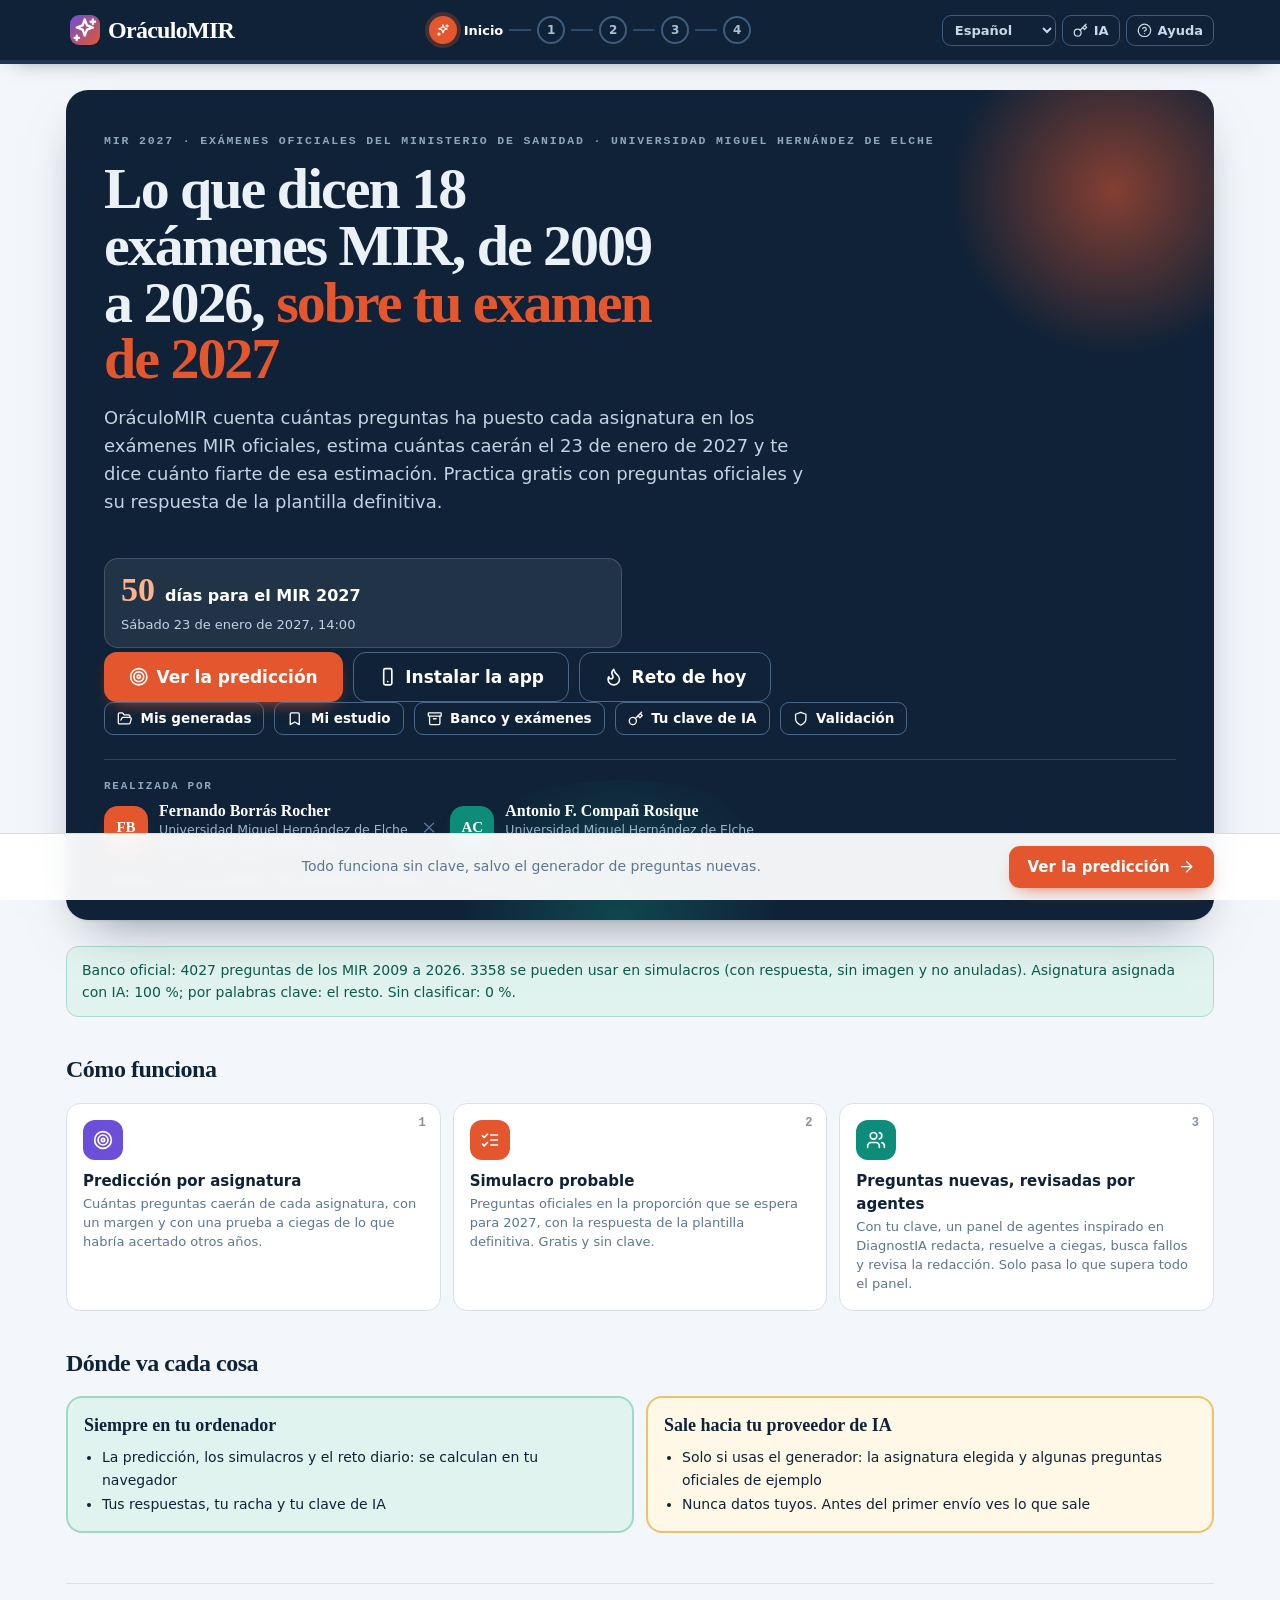
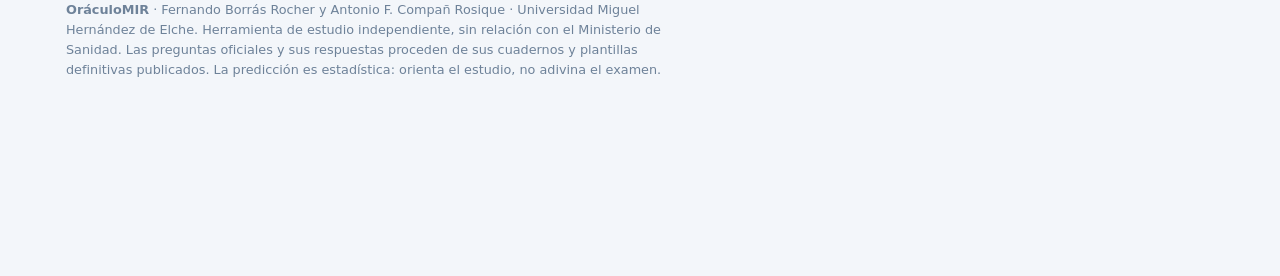
<file: index.html>
<!DOCTYPE html>
<html lang="es"><head><meta charset="utf-8"><meta name="viewport" content="width=device-width,initial-scale=1"><meta name="theme-color" content="#0F2237">
<meta http-equiv="Content-Security-Policy" content="default-src 'none'; script-src 'unsafe-inline'; style-src 'unsafe-inline' https://fonts.googleapis.com; font-src https://fonts.gstatic.com; img-src data: blob: 'self'; media-src blob: data:; connect-src https://api.openai.com https://generativelanguage.googleapis.com https://api.anthropic.com 'self'; manifest-src 'self'; worker-src 'self'; base-uri 'none'; form-action 'none'">
<meta name="author" content="Fernando Borrás Rocher; Antonio F. Compañ Rosique">
<meta name="description" content="Qué asignaturas caerán en el MIR 2027, con simulacros de preguntas oficiales">
<title>OráculoMIR · Qué asignaturas caerán en el MIR 2027, con simulacros de preguntas oficiales</title><link rel="preconnect" href="https://fonts.googleapis.com">
<link rel="preconnect" href="https://fonts.gstatic.com" crossorigin>
<link href="https://fonts.googleapis.com/css2?family=Bricolage+Grotesque:opsz,wght@12..96,500;12..96,700;12..96,800&family=Instrument+Sans:ital,wght@0,400;0,500;0,600;0,700;1,400&family=JetBrains+Mono:wght@400;600&display=swap" rel="stylesheet">
<link rel="manifest" href="manifest.webmanifest"><link rel="apple-touch-icon" href="icons/icon-192.png"><meta name="apple-mobile-web-app-capable" content="yes">
<style>
:root{
  --tinta:#0F2237; --acero:#2E4B6B; --acero-claro:#7C93AC; --gris:#5D7691;
  --papel:#F3F6FA; --blanco:#FFFFFF; --linea:#D8E0E9; --linea-2:#E8EEF4;
  --brasa:#E4572E; --brasa-osc:#C9441F; --brasa-suave:#FDEBE4;
  --forjado:#0E7C6B; --forjado-suave:#E0F3EE; --aviso:#8A3617;
  --c-ctx:#1F6FB2; --c-comp:#6B4FD8; --c-rda:#0E8C7A; --c-tema:#C98200; --c-eval:#E4572E; --c-final:#2E4B6B;
  --sombra:0 1px 0 rgba(15,34,55,.05), 0 14px 34px -22px rgba(15,34,55,.45);
  --sombra-alta:0 2px 0 rgba(15,34,55,.04), 0 22px 50px -24px rgba(15,34,55,.55);
  --r:14px;
  --display:"Bricolage Grotesque",Georgia,serif;
  --texto:"Instrument Sans",system-ui,-apple-system,"Segoe UI",sans-serif;
  --mono:"JetBrains Mono",ui-monospace,monospace;
}
*{box-sizing:border-box}
html,body{margin:0;padding:0}
body{background:var(--papel);color:var(--tinta);font-family:var(--texto);font-size:16px;line-height:1.55;-webkit-font-smoothing:antialiased;padding-bottom:84px}
a{color:var(--acero)}
:focus-visible{outline:3px solid var(--brasa);outline-offset:2px;border-radius:6px}
.hidden{display:none!important}
svg.i{width:1.15em;height:1.15em;vertical-align:-.2em;fill:none;stroke:currentColor;stroke-width:2;stroke-linecap:round;stroke-linejoin:round;flex:none}
code{font-family:var(--mono);font-size:.85em;background:var(--linea-2);padding:1px 5px;border-radius:5px}

/* Barra superior */
.topbar{position:sticky;top:0;z-index:40;background:var(--tinta);color:#EAF1F7;box-shadow:0 6px 24px -14px rgba(0,0,0,.6)}
.tb-in{max-width:1180px;margin:0 auto;padding:10px 16px;display:flex;align-items:center;gap:14px}
.logo{background:none;border:0;color:#fff;font-family:var(--display);font-weight:800;font-size:24px;letter-spacing:-.03em;cursor:pointer;padding:2px 4px;display:flex;align-items:center;gap:8px}
.logo em{font-style:normal;color:var(--brasa)}
.logo .anv{width:30px;height:30px;border-radius:9px;background:var(--brasa);display:grid;place-items:center;color:#fff}
.stepper{flex:1;display:flex;align-items:center;justify-content:center;min-width:0}
.sdot{display:flex;align-items:center;gap:7px;background:none;border:0;color:#8FA7BE;font:600 13px var(--texto);padding:6px;cursor:pointer;border-radius:10px;white-space:nowrap}
.sdot:disabled{cursor:not-allowed;opacity:.45}
.sdot .n{width:28px;height:28px;border-radius:50%;display:grid;place-items:center;border:2px solid #3E5C7D;font-size:12px;color:#A9C0D4;transition:all .2s}
.sdot .n svg{width:14px;height:14px}
.sdot[data-state="done"] .n{background:var(--forjado);border-color:var(--forjado);color:#fff}
.sdot[data-state="now"]{color:#fff}
.sdot[data-state="now"] .n{background:var(--brasa);border-color:var(--brasa);color:#fff;box-shadow:0 0 0 4px rgba(228,87,46,.25)}
.sdot:not(:disabled):hover{background:rgba(255,255,255,.06)}
.sline{flex:0 1 26px;height:2px;background:#2F4A68;min-width:6px}
.sline.on{background:var(--forjado)}
.tb-tools{display:flex;gap:6px}
.tb-btn{background:transparent;border:1px solid #3E5C7D;color:#C9D8E6;border-radius:9px;padding:6px 10px;font:600 13px var(--texto);cursor:pointer;display:flex;align-items:center;gap:6px}
.tb-btn:hover{border-color:var(--brasa);color:#fff}
.progress{height:4px;background:#1E3550}
.progress span{display:block;height:100%;width:0;background:linear-gradient(90deg,var(--brasa),#F59E0B);transition:width .4s}
@media(max-width:960px){.sdot .lbl{display:none}.sdot[data-state="now"] .lbl{display:inline}}
@media(max-width:720px){
  .tb-in{flex-wrap:wrap;gap:8px}
  .stepper{order:3;flex-basis:100%;justify-content:space-between}
  .sdot[data-state="now"] .lbl{display:none}
  .tb-btn .lbl{display:none}
}

/* Pantallas */
main{max-width:1180px;margin:0 auto;padding:26px 16px 40px}
.screen{display:none}
.screen.on{display:block}
@media(prefers-reduced-motion:no-preference){.screen.on{animation:rise .35s cubic-bezier(.2,.7,.3,1) both}@keyframes rise{from{opacity:0;transform:translateY(10px)}to{opacity:1;transform:none}}}
.sh{display:flex;gap:18px;align-items:flex-start;margin:4px 0 22px}
.sh-ico{width:64px;height:64px;border-radius:18px;background:var(--c,var(--brasa));color:#fff;display:grid;place-items:center;flex:none;box-shadow:0 12px 24px -14px var(--c,var(--brasa))}
.sh-ico svg{width:32px;height:32px}
.sh-step{font:600 12px var(--mono);letter-spacing:.12em;text-transform:uppercase;color:var(--acero-claro);margin:4px 0}
.sh h2{font-family:var(--display);font-weight:800;font-size:clamp(26px,3.6vw,38px);letter-spacing:-.025em;line-height:1.05;margin:0 0 6px}
.sh-lede{margin:0;color:var(--gris);font-size:16.5px;max-width:70ch}
@media(max-width:600px){.sh-ico{width:48px;height:48px;border-radius:14px}.sh-ico svg{width:24px;height:24px}}

.card{background:var(--blanco);border:1px solid var(--linea);border-radius:var(--r);box-shadow:var(--sombra);padding:20px;margin-bottom:18px}
.card h3{font-family:var(--display);font-weight:700;font-size:19px;letter-spacing:-.01em;margin:0 0 4px;display:flex;align-items:center;gap:9px}
.card h3 .num{width:26px;height:26px;border-radius:8px;background:var(--tinta);color:#fff;font:700 13px var(--mono);display:grid;place-items:center}
.card .sub{margin:0 0 14px;color:var(--gris);font-size:14px}
.grid2{display:grid;grid-template-columns:1fr 1fr;gap:14px}
.cols{display:grid;grid-template-columns:minmax(0,1.45fr) minmax(0,1fr);gap:20px;align-items:start}
.sticky{position:sticky;top:96px}
@media(max-width:900px){.cols{grid-template-columns:1fr}.sticky{position:static}}
@media(max-width:640px){.grid2{grid-template-columns:1fr}}

label,.lab{display:block;font-size:13.5px;font-weight:600;margin:0 0 6px;color:var(--acero)}
label small,.lab small{font-weight:500;color:var(--acero-claro)}
input[type=text],input[type=password],input[type=number],textarea,select{width:100%;padding:11px 13px;border:1.5px solid var(--linea);border-radius:10px;font-family:var(--texto);font-size:15px;color:var(--tinta);background:#fff;transition:border-color .15s,box-shadow .15s}
input:focus,textarea:focus,select:focus{outline:none;border-color:var(--acero-claro);box-shadow:0 0 0 4px rgba(124,147,172,.18)}
input.bad{border-color:var(--brasa);box-shadow:0 0 0 4px rgba(228,87,46,.15)}
textarea{resize:vertical;min-height:96px;line-height:1.5}
input::placeholder,textarea::placeholder{color:#9DB0C2}
.field{margin-bottom:16px}
.help{font-size:12.8px;color:var(--gris);margin:6px 0 0}
.help b{color:var(--acero)}

button{font-family:var(--texto);cursor:pointer}
.btn{display:inline-flex;align-items:center;gap:8px;border-radius:11px;font-weight:600;font-size:15px;border:1.5px solid transparent;padding:11px 18px;transition:transform .08s,background .15s,border-color .15s;text-decoration:none;line-height:1.2}
.btn:active{transform:translateY(1px)}
.btn-primary{background:var(--brasa);color:#fff;box-shadow:0 8px 18px -10px var(--brasa)}
.btn-primary:hover{background:var(--brasa-osc)}
.btn-big{font-size:17px;padding:14px 24px;border-radius:13px}
.btn-dark{background:var(--tinta);color:#fff}
.btn-dark:hover{background:#1c3656}
.btn-ghost{background:#fff;border-color:var(--linea);color:var(--acero)}
.btn-ghost:hover{border-color:var(--acero-claro);background:#F7FAFC}
.btn-ok{background:var(--forjado);color:#fff}
.btn-ok:hover{background:#0b6457}
.btn-word{background:#2B579A;color:#fff}
.btn-word:hover{background:#1e3f7a}
.btn-sm{padding:7px 12px;font-size:13.5px;border-radius:9px}
.btn:disabled{opacity:.55;cursor:not-allowed}
.actions{display:flex;gap:10px;flex-wrap:wrap;align-items:center}

.chips{display:flex;gap:8px;flex-wrap:wrap}
.chip{background:#fff;border:1.5px solid var(--linea);border-radius:999px;padding:7px 13px;font-size:13.5px;color:var(--acero);cursor:pointer;display:inline-flex;align-items:center;gap:6px;line-height:1.25;text-align:left}
.chip:hover{border-color:var(--brasa);color:var(--brasa)}
.chip[aria-pressed="true"]{background:var(--tinta);border-color:var(--tinta);color:#fff}
.chip.mini-ex{font-size:12.5px;padding:4px 10px;border-style:dashed}
.seg{display:flex;flex-wrap:wrap;gap:6px}
.seg button{border:1.5px solid var(--linea);background:#fff;border-radius:9px;padding:7px 11px;font-size:13.5px;font-weight:600;color:var(--acero)}
.seg button:hover{border-color:var(--acero-claro)}
.seg button[aria-pressed="true"]{background:var(--tinta);border-color:var(--tinta);color:#fff}

.meto{display:grid;grid-template-columns:repeat(auto-fill,minmax(180px,1fr));gap:8px}
.meto button{text-align:left;background:#fff;border:1.5px solid var(--linea);border-radius:12px;padding:10px 12px;color:var(--tinta)}
.meto button b{display:block;font-size:14px}
.meto button span{display:block;font-size:12.3px;color:var(--gris);line-height:1.35;margin-top:2px}
.meto button:hover{border-color:var(--acero-claro)}
.meto button[aria-pressed="true"]{border-color:var(--tinta);box-shadow:0 0 0 2px var(--tinta);background:var(--papel)}

.tip{display:flex;gap:12px;background:#FFF8E6;border:1px solid #F3DDA0;border-radius:12px;padding:13px 15px;font-size:14px;color:#6B4E00;margin-bottom:18px}
.tip svg{width:22px;height:22px;color:#C98200;flex:none;margin-top:1px}
.tip strong{color:#523B00}
.aviso{background:var(--brasa-suave);border:1px solid #F3C7B5;border-radius:12px;padding:13px 15px;font-size:14px;color:var(--aviso);margin-bottom:16px}
.okbox{background:var(--forjado-suave);border:1px solid #A9DCCF;border-radius:12px;padding:13px 15px;font-size:14px;color:#0B5A4E;margin-bottom:16px;display:flex;gap:12px;align-items:center;flex-wrap:wrap}

/* Inicio */
.hero{background:var(--tinta);color:#EAF1F7;border-radius:22px;padding:40px 36px;position:relative;overflow:hidden;margin-bottom:26px;box-shadow:var(--sombra-alta)}
.hero::before{content:"";position:absolute;right:-80px;top:-80px;width:360px;height:360px;border-radius:50%;background:radial-gradient(circle,rgba(228,87,46,.55),transparent 65%)}
.hero::after{content:"";position:absolute;left:30%;bottom:-140px;width:420px;height:280px;border-radius:50%;background:radial-gradient(circle,rgba(14,140,122,.35),transparent 65%)}
.hero>*{position:relative;z-index:1}
@media(max-width:600px){.hero{padding:28px 20px;border-radius:18px}}
.eyebrow{font:600 11.5px var(--mono);letter-spacing:.16em;text-transform:uppercase;color:#8FA7BE;margin:0 0 14px}
.hero h1{font-family:var(--display);font-weight:800;font-size:clamp(34px,5.4vw,58px);line-height:.98;letter-spacing:-.035em;margin:0 0 16px;max-width:17ch}
.hero h1 em{font-style:normal;color:var(--brasa)}
.hero p.lede{max-width:62ch;font-size:18px;color:#C3D3E2;margin:0 0 24px}
.hero .actions .btn-ghost{background:transparent;color:#fff;border-color:#4A6787}
.hero .actions .btn-ghost:hover{border-color:#fff}
.draft{margin-top:18px;background:rgba(255,255,255,.07);border:1px solid rgba(255,255,255,.18);border-radius:12px;padding:12px 14px;display:flex;gap:12px;align-items:center;flex-wrap:wrap;font-size:14.5px}
.sec-title{font-family:var(--display);font-weight:800;font-size:24px;letter-spacing:-.02em;margin:34px 0 6px}
.sec-sub{color:var(--gris);margin:0 0 16px}
.journey{display:grid;grid-template-columns:repeat(4,1fr);gap:12px}
.jstop{background:#fff;border:1px solid var(--linea);border-radius:14px;padding:16px;position:relative}
.jstop .ji{width:40px;height:40px;border-radius:12px;display:grid;place-items:center;color:#fff;background:var(--c);margin-bottom:10px}
.jstop .ji svg{width:20px;height:20px}
.jstop b{display:block;font-size:15px;margin-bottom:2px}
.jstop span{display:block;font-size:13px;color:var(--gris);line-height:1.45}
.jstop .jn{position:absolute;top:12px;right:14px;font:700 12px var(--mono);color:var(--acero-claro)}
@media(max-width:900px){.journey{grid-template-columns:1fr 1fr}}
@media(max-width:480px){.journey{grid-template-columns:1fr}}

.parts{display:grid;grid-template-columns:repeat(auto-fill,minmax(250px,1fr));gap:10px}
.part{display:flex;gap:12px;align-items:flex-start;background:#fff;border:1px solid var(--linea);border-radius:12px;padding:12px 14px}
.part .pi{width:34px;height:34px;border-radius:10px;background:color-mix(in srgb,var(--c) 14%,#fff);color:var(--c);display:grid;place-items:center;flex:none}
.part b{display:block;font-size:14.5px}
.part span{display:block;font-size:12.8px;color:var(--gris);line-height:1.4}

.examples{display:grid;grid-template-columns:repeat(auto-fill,minmax(230px,1fr));gap:14px}
.excard{background:#fff;border:1px solid var(--linea);border-radius:16px;padding:16px;display:flex;flex-direction:column;gap:8px;box-shadow:var(--sombra);position:relative;overflow:hidden;text-align:left;font:inherit;color:inherit;cursor:pointer;transition:transform .15s,box-shadow .15s}
.excard:hover{transform:translateY(-3px);box-shadow:var(--sombra-alta)}
.excard::before{content:"";position:absolute;left:0;top:0;right:0;height:5px;background:var(--c)}
.excard .emo{font-size:32px;line-height:1}
.excard .area{font:700 11px var(--mono);letter-spacing:.1em;text-transform:uppercase;color:var(--acero-claro)}
.excard b{font-family:var(--display);font-size:18px;letter-spacing:-.01em;line-height:1.15}
.excard p{margin:0;font-size:13.5px;color:var(--gris);flex:1}
.badge{display:inline-flex;align-items:center;gap:5px;font-size:12px;font-weight:700;color:var(--c);background:color-mix(in srgb,var(--c) 12%,#fff);border-radius:999px;padding:3px 9px;align-self:flex-start}

/* Clave */
.keyrow{display:flex;gap:8px}
.keyrow input{flex:1;font-family:var(--mono);font-size:14px}
.eye{width:46px;flex:none;border:1.5px solid var(--linea);background:#fff;border-radius:10px;color:var(--acero);display:grid;place-items:center}
.light{display:flex;align-items:center;gap:10px;padding:12px 14px;border-radius:12px;background:var(--papel);margin-top:14px;font-size:14.5px;font-weight:600}
.light .bulbo{width:14px;height:14px;border-radius:50%;background:#B8C5D3;box-shadow:0 0 0 4px rgba(184,197,211,.3);flex:none}
.light[data-s="ok"] .bulbo{background:#16A34A;box-shadow:0 0 0 4px rgba(22,163,74,.22)}
.light[data-s="err"] .bulbo{background:var(--brasa);box-shadow:0 0 0 4px rgba(228,87,46,.22)}
.light[data-s="wait"] .bulbo{background:#F59E0B;box-shadow:0 0 0 4px rgba(245,158,11,.25)}
.olsteps{list-style:none;padding:0;margin:0;counter-reset:o;display:flex;flex-direction:column;gap:12px}
.olsteps li{counter-increment:o;display:flex;gap:12px;font-size:14.5px;align-items:flex-start}
.olsteps li::before{content:counter(o);width:28px;height:28px;border-radius:50%;background:var(--brasa-suave);color:var(--brasa);font:700 13px var(--mono);display:grid;place-items:center;flex:none}

/* Acordeones */
.acc{background:#fff;border:1px solid var(--linea);border-radius:var(--r);margin-bottom:12px;box-shadow:var(--sombra);overflow:hidden}
.acc>summary{list-style:none;cursor:pointer;padding:15px 18px;display:flex;align-items:center;gap:12px}
.acc>summary::-webkit-details-marker{display:none}
.acc>summary .ai{width:36px;height:36px;border-radius:10px;background:var(--papel);color:var(--acero);display:grid;place-items:center;flex:none}
.acc[open]>summary .ai{background:var(--tinta);color:#fff}
.acc>summary b{font-family:var(--display);font-size:17px;display:block}
.acc>summary small{display:block;color:var(--gris);font-size:13px}
.acc>summary .chev{margin-left:auto;transition:transform .2s;color:var(--acero-claro)}
.acc[open]>summary .chev{transform:rotate(180deg)}
.acc .inner{padding:4px 18px 18px;border-top:1px solid var(--linea-2)}
.acc .inner>*:first-child{margin-top:14px}
.prompt-ta{font-family:var(--mono);font-size:12.3px;min-height:130px;background:#FBFDFE}

/* Resumen lateral */
.sum h3{margin-bottom:10px}
.stats{display:grid;grid-template-columns:1fr 1fr;gap:8px;margin-bottom:14px}
.stat{background:var(--papel);border-radius:12px;padding:10px 12px}
.stat b{display:block;font:800 24px var(--display);letter-spacing:-.02em;line-height:1.1}
.stat span{font-size:12.3px;color:var(--gris)}
.checks{list-style:none;margin:0;padding:0;display:flex;flex-direction:column;gap:6px;font-size:14px}
.checks li{display:flex;gap:9px;align-items:center;color:var(--gris)}
.checks li .ck{width:20px;height:20px;border-radius:50%;border:2px solid var(--linea);display:grid;place-items:center;flex:none}
.checks li.on{color:var(--tinta)}
.checks li.on .ck{background:var(--forjado);border-color:var(--forjado);color:#fff}
.checks li .ck svg{width:12px;height:12px}
.docname{margin-top:14px;padding:11px 13px;border-radius:11px;background:var(--tinta);color:#C3D3E2;font-size:13.5px}
.docname b{color:#fff}

/* Generación */
.agents{display:flex;flex-direction:column;gap:10px}
.agent{background:#fff;border:1px solid var(--linea);border-radius:var(--r);box-shadow:var(--sombra);overflow:hidden;transition:border-color .2s}
.agent-h{display:flex;align-items:center;gap:14px;padding:14px 16px;cursor:pointer}
.agent .ai{width:42px;height:42px;border-radius:12px;background:color-mix(in srgb,var(--c) 14%,#fff);color:var(--c);display:grid;place-items:center;flex:none;transition:all .2s}
.agent .ai svg{width:20px;height:20px}
.agent-t{flex:1;min-width:0}
.agent-t b{display:block;font-family:var(--display);font-size:16.5px}
.agent-t span{display:block;font-size:13px;color:var(--gris)}
.pill{font-size:12.5px;font-weight:700;border-radius:999px;padding:4px 10px;background:var(--linea-2);color:var(--gris);white-space:nowrap}
.agent[data-s="run"]{border-color:#F59E0B}
.agent[data-s="run"] .ai{background:var(--c);color:#fff;animation:pulse 1s infinite alternate}
.agent[data-s="run"] .pill{background:#FFF1D6;color:#8A5A00}
.agent[data-s="ok"] .ai{background:var(--c);color:#fff}
.agent[data-s="ok"] .pill{background:var(--forjado-suave);color:var(--forjado)}
.agent[data-s="err"]{border-color:var(--brasa)}
.agent[data-s="err"] .pill{background:var(--brasa-suave);color:var(--brasa)}
.agent-b{display:none;padding:4px 18px 16px 72px;font-size:14px;border-top:1px solid var(--linea-2);background:#FBFDFE}
.agent.open .agent-b{display:block}
@media(max-width:600px){.agent-b{padding-left:18px}}
@keyframes pulse{from{transform:scale(1);box-shadow:0 0 0 0 rgba(228,87,46,.5)}to{transform:scale(1.06);box-shadow:0 0 0 10px rgba(228,87,46,0)}}
.forging{display:flex;align-items:center;gap:14px;padding:16px 18px;border-radius:14px;background:var(--tinta);color:#fff;margin-bottom:16px}
.forging .spark{width:44px;height:44px;border-radius:12px;background:var(--brasa);display:grid;place-items:center;flex:none;animation:pulse 1s infinite alternate}
.forging.done .spark{background:var(--forjado);animation:none}
.forging.err .spark{animation:none}
.forging b{font-family:var(--display);font-size:18px;display:block}
.forging span{font-size:14px;color:#C3D3E2}
.mini-list{margin:10px 0 0;padding:0;list-style:none}
.mini-list li{padding:5px 0;border-bottom:1px solid var(--linea-2)}
.mini-list li:last-child{border-bottom:0}
.code{display:inline-block;font:700 11px var(--mono);border-radius:5px;padding:1px 6px;margin-right:6px;background:var(--linea-2);color:var(--acero)}

/* Guía */
.res-head{display:flex;gap:14px;align-items:center;flex-wrap:wrap;margin-bottom:16px}
.res-head h2{font-family:var(--display);font-weight:800;font-size:clamp(24px,3vw,32px);letter-spacing:-.02em;margin:0;flex:1;min-width:240px;line-height:1.1}
.doc{background:#fff;border:1px solid var(--linea);border-radius:18px;box-shadow:var(--sombra-alta);padding:40px 44px;max-width:900px;margin:0 auto}
@media(max-width:700px){.doc{padding:22px 16px}}
.doc-h{border-bottom:3px solid var(--tinta);padding-bottom:18px;margin-bottom:26px}
.doc-kind{font:600 12px var(--mono);letter-spacing:.12em;text-transform:uppercase;color:var(--brasa);margin:0 0 6px}
.doc-h h1{font-family:var(--display);font-weight:800;font-size:clamp(26px,3.4vw,36px);letter-spacing:-.025em;line-height:1.05;margin:0 0 12px}
.meta{display:flex;flex-wrap:wrap;gap:6px}
.meta span{font-size:12.8px;font-weight:600;background:var(--papel);color:var(--acero);border-radius:999px;padding:4px 11px}
.dsec{margin-bottom:28px}
.dsec h2{font-family:var(--display);font-weight:700;font-size:20px;letter-spacing:-.01em;margin:0 0 10px;display:flex;align-items:center;gap:10px}
.dsec h2 .num{width:28px;height:28px;border-radius:8px;background:var(--tinta);color:#fff;font:700 13px var(--mono);display:grid;place-items:center;flex:none}
.dsec p{margin:0 0 10px;max-width:75ch}
.sublab{font-size:13px;font-weight:700;color:var(--acero-claro);margin:14px 0 6px}
.row{display:flex;gap:10px;padding:8px 0;border-bottom:1px solid var(--linea-2);font-size:14.5px;align-items:flex-start}
.row:last-child{border-bottom:0}
.row .code{margin-top:2px;flex:none}
.code.cg{background:#E6F0FA;color:var(--c-ctx)}
.code.ce{background:#EEEAFB;color:var(--c-comp)}
.code.bl{background:var(--forjado-suave);color:var(--forjado)}
.code.tm{background:var(--tinta);color:#fff}
.row .hrs{margin-left:auto;font-size:12.5px;color:var(--gris);white-space:nowrap}
.blk{font-weight:700;margin:16px 0 4px;display:flex;gap:8px;align-items:baseline}
.blk small{font-weight:500;color:var(--gris)}
.tbl-wrap{overflow-x:auto}
table.t{width:100%;border-collapse:collapse;font-size:14px}
table.t th{background:var(--tinta);color:#fff;text-align:left;padding:9px 11px;font-size:12.5px;font-weight:700}
table.t td{padding:9px 11px;border-bottom:1px solid var(--linea-2);vertical-align:top}
table.t tr:nth-child(even) td{background:#FAFCFE}
.peso{font-weight:800;color:var(--brasa);white-space:nowrap}
.note{margin-top:12px;padding:11px 14px;background:var(--papel);border-left:4px solid var(--forjado);border-radius:8px;font-size:14px}
.demo-flag{background:#FFF8E6;border:1px solid #F3DDA0;color:#6B4E00;border-radius:12px;padding:11px 15px;font-size:14px;margin:0 auto 16px;max-width:900px;display:flex;gap:10px;align-items:center;flex-wrap:wrap}
.demo-flag svg{color:#C98200}

/* Navegación inferior */
.bottomnav{position:fixed;left:0;right:0;bottom:0;z-index:35;background:rgba(255,255,255,.94);backdrop-filter:blur(10px);-webkit-backdrop-filter:blur(10px);border-top:1px solid var(--linea)}
.bn-in{max-width:1180px;margin:0 auto;padding:12px 16px;display:flex;align-items:center;gap:12px}
.bn-hint{flex:1;text-align:center;font-size:14px;color:var(--gris)}
.bn-hint b{color:var(--tinta)}
@media(max-width:600px){.bn-hint{display:none}.bn-in{justify-content:space-between}}

/* Modal */
.modal{position:fixed;inset:0;z-index:60;background:rgba(15,34,55,.55);display:none;align-items:flex-start;justify-content:center;padding:6vh 16px;overflow:auto}
.modal.on{display:flex}
.modal-box{background:#fff;border-radius:18px;max-width:760px;width:100%;box-shadow:var(--sombra-alta);overflow:hidden}
.modal-head{display:flex;align-items:center;gap:12px;padding:16px 20px;background:var(--tinta);color:#fff}
.modal-head h2{font-family:var(--display);font-size:22px;margin:0;flex:1}
.modal-head button{background:transparent;border:1px solid #4A6787;color:#fff;border-radius:9px;padding:6px 10px}
.modal-body{padding:18px 20px 22px}
.glos{display:grid;grid-template-columns:1fr 1fr;gap:10px}
@media(max-width:600px){.glos{grid-template-columns:1fr}}
.glos div{background:var(--papel);border-radius:12px;padding:12px 14px}
.glos b{display:block;font-family:var(--display);font-size:16px;margin-bottom:2px}
.glos span{font-size:13.8px;color:var(--acero)}
.hist{display:flex;align-items:center;gap:12px;padding:12px 14px;border:1px solid var(--linea);border-radius:12px;margin-bottom:8px}
.hist-t{flex:1;min-width:0;cursor:pointer}
.hist-t b{display:block;font-size:15px}
.hist-t span{font-size:12.8px;color:var(--gris)}
.hist:hover{border-color:var(--acero-claro)}
.iconbtn{width:34px;height:34px;border-radius:9px;border:1.5px solid var(--linea);background:#fff;color:var(--acero);display:grid;place-items:center;padding:0}
.iconbtn:hover{border-color:var(--brasa);color:var(--brasa)}
.empty{text-align:center;color:var(--gris);padding:30px 10px}

.toast{position:fixed;left:50%;bottom:96px;transform:translateX(-50%) translateY(20px);background:var(--tinta);color:#fff;padding:11px 18px;border-radius:12px;font-size:14.5px;font-weight:600;opacity:0;pointer-events:none;transition:all .25s;z-index:70;max-width:90vw;text-align:center;box-shadow:var(--sombra-alta)}
.toast.on{opacity:1;transform:translateX(-50%)}
footer{max-width:1180px;margin:0 auto;padding:0 16px 30px;font-size:13px;color:#6E8299}
footer hr{border:0;border-top:1px solid var(--linea);margin:0 0 14px}

@media print{
  body{background:#fff;padding:0}
  .topbar,.bottomnav,.res-head,.demo-flag,.okbox,footer,.toast,.modal{display:none!important}
  main{padding:0;max-width:none}
  .screen{display:none!important}
  
  .doc{box-shadow:none;border:0;padding:0;max-width:none}
  .dsec{break-inside:avoid-page}
  table.t th{-webkit-print-color-adjust:exact;print-color-adjust:exact}
}
/* ══ v2 ══ */
.grid3{display:grid;grid-template-columns:repeat(3,1fr);gap:12px}
@media(max-width:640px){.grid3{grid-template-columns:1fr}}
.feats{display:grid;grid-template-columns:repeat(4,1fr);gap:12px}
@media(max-width:960px){.feats{grid-template-columns:1fr 1fr}}
@media(max-width:520px){.feats{grid-template-columns:1fr}}
.feat{background:#fff;border:1px solid var(--linea);border-radius:14px;padding:16px;border-top:4px solid var(--c)}
.feat .pi{width:38px;height:38px;border-radius:11px;background:color-mix(in srgb,var(--c) 14%,#fff);color:var(--c);display:grid;place-items:center;margin-bottom:10px}
.feat b{display:block;font-family:var(--display);font-size:17px;margin-bottom:3px}
.feat span{display:block;font-size:13.5px;color:var(--gris);line-height:1.45}
.importbar{display:flex;gap:14px;align-items:center;flex-wrap:wrap;background:var(--tinta);color:#EAF1F7;border-radius:var(--r);padding:14px 16px;margin-bottom:18px}
.importbar .pi{width:40px;height:40px;border-radius:11px;background:var(--brasa);display:grid;place-items:center;flex:none}
.importbar b{display:block;font-size:15px}
.importbar span{display:block;font-size:13.3px;color:#A9C0D4}
.importbar .btn-dark{background:#fff;color:var(--tinta)}
.importbar .btn-dark:hover{background:#EAF1F7}
.inacc{border-top:1px solid var(--linea-2);margin-top:4px;padding-top:12px}
.inacc>summary{list-style:none;cursor:pointer;display:flex;align-items:center;gap:8px;font-size:14px;font-weight:600;color:var(--acero)}
.inacc>summary::-webkit-details-marker{display:none}
.inacc>summary .chev{margin-left:auto;transition:transform .2s;color:var(--acero-claro)}
.inacc[open]>summary .chev{transform:rotate(180deg)}
.rec{display:inline-block;font:700 11px var(--texto);background:var(--forjado-suave);color:var(--forjado);border-radius:999px;padding:2px 8px;vertical-align:2px;margin-left:4px}
.checkgrid{display:grid;grid-template-columns:1fr 1fr;gap:8px}
@media(max-width:560px){.checkgrid{grid-template-columns:1fr}}
.checkgrid label{display:flex;gap:9px;align-items:center;margin:0;padding:9px 11px;border-radius:10px;background:var(--papel);font-weight:500;color:var(--tinta);cursor:pointer;font-size:14px}
.checkgrid input{width:18px;height:18px;accent-color:var(--forjado);margin:0}
.checkgrid label:has(input:checked){background:var(--forjado-suave)}
.drop{display:flex;flex-direction:column;align-items:center;gap:4px;text-align:center;border:2px dashed var(--linea);border-radius:14px;padding:24px;cursor:pointer;color:var(--acero);margin:0;font-weight:500}
.drop svg{width:30px;height:30px;color:var(--brasa)}
.drop b{font-size:15px;color:var(--tinta)}
.drop span{font-size:13px;color:var(--gris)}
.drop.over,.drop:hover{border-color:var(--brasa);background:var(--brasa-suave)}



/* selector de idioma (65-i18n) */
.tb-lang{display:flex;align-items:center}.tb-sel{background:transparent;border:1px solid #3E5C7D;color:#C9D8E6;border-radius:9px;padding:6px 8px;font:600 13px var(--texto);cursor:pointer;max-width:120px}.tb-sel:hover{border-color:var(--brasa);color:#fff}.tb-sel:focus-visible{outline:2px solid var(--brasa);outline-offset:2px}.tb-sel option{color:#0F2237;background:#fff}
/* ══ Estilos propios de la app (se añaden a forja-base.css). Prefijo fa- para no chocar con clases de Forja ══ */
.logo .anv{background:linear-gradient(135deg,var(--brasa),#C98200)}
.hero{padding:44px 38px 30px}.hero h1{max-width:20ch}.fa-inicio{margin:14px 0 0;font-size:14px;color:#C3D3E2}.fa-inicio:empty{display:none}.fa-inicio b{color:#fff}
/* autores con ORCID */
.fa-autores{display:flex;gap:14px;align-items:center;flex-wrap:wrap;margin-top:24px;padding-top:20px;border-top:1px solid rgba(255,255,255,.14)}.fa-autores-cap{font:600 11px var(--mono);letter-spacing:.16em;text-transform:uppercase;color:#8FA7BE;width:100%;margin-bottom:-4px}
.fa-autor{display:flex;gap:11px;align-items:center}.fa-autor b{display:block;color:#fff;font:700 16px var(--display)}.fa-autor small{display:block;color:#9DB6CD;font-size:12.5px;max-width:34ch}.fa-av{width:44px;height:44px;border-radius:14px;background:var(--c);color:#fff;display:grid;place-items:center;font:800 15px var(--display);flex:none;box-shadow:0 10px 20px -12px var(--c)}.fa-x{font:300 26px var(--display);color:#5D7C9B}
.fa-orcid{display:block;margin-top:2px;font:600 11.5px var(--mono);letter-spacing:.02em;color:#7FD6C4!important;text-decoration:none}.fa-orcid:hover{text-decoration:underline}.fa-idea{width:100%;margin:2px 0 0;font-size:13px;color:#9DB6CD;max-width:72ch}
/* zonas «dónde va cada cosa» */
.zonas{display:grid;grid-template-columns:1fr 1fr;gap:12px}@media(max-width:760px){.zonas{grid-template-columns:1fr}}.zona{border-radius:16px;padding:14px 16px;border:2px solid}.zona.l{border-color:#9FD9C4;background:var(--forjado-suave)}.zona.n{border-color:#E9C46A;background:#FFF8E6}.zona h4{margin:0 0 6px;font-family:var(--display);font-size:18px}.zona ul{margin:0;padding-left:18px;font-size:14px;line-height:1.7}
.sec-title+.zonas,.sec-title+.journey{margin-top:14px}
/* formularios y utilidades */
.field input[type=text],.field input[type=number],.field select,.field textarea{width:100%;padding:10px 12px;border:1.5px solid var(--linea);border-radius:10px;font:15px var(--texto);background:#fff;color:var(--tinta)}.field textarea{line-height:1.55;resize:vertical}.field label{display:block;font:700 13px var(--texto);color:var(--acero);margin-bottom:5px}
.field input:focus,.field select:focus,.field textarea:focus{outline:none;border-color:var(--brasa);box-shadow:0 0 0 3px rgba(228,87,46,.18)}
.grid3{display:grid;grid-template-columns:repeat(3,1fr);gap:12px}.grid2{display:grid;grid-template-columns:1fr 1fr;gap:14px}@media(max-width:760px){.grid3,.grid2{grid-template-columns:1fr}}
.card .actions{margin-top:12px}.card h3{margin-top:0}.fa-chk{display:flex;gap:8px;align-items:center;font:500 14.5px var(--texto);cursor:pointer}
.fa-chip{display:inline-block;font:700 11.5px var(--texto);border-radius:999px;padding:3px 10px;background:var(--linea-2);color:var(--acero)}.fa-chip.ok{background:var(--forjado-suave);color:#0B5A4E}.fa-chip.aviso{background:#FFF1D6;color:#7A4B00}.fa-chip.error{background:var(--brasa-suave);color:var(--aviso)}
.fa-pre{white-space:pre-wrap;font:12.5px/1.5 var(--mono);background:#0B1C2E;color:#D6E4F0;border-radius:12px;padding:12px;max-height:300px;overflow:auto}
.spin{display:inline-block;width:14px;height:14px;border:2px solid var(--linea);border-top-color:var(--brasa);border-radius:50%;animation:fa-s .8s linear infinite;vertical-align:-2px}@keyframes fa-s{to{transform:rotate(360deg)}}
.fa-foot{max-width:1180px;margin:10px auto 0;padding:0 16px 110px}.fa-foot hr{border:0;border-top:1px solid var(--linea);margin:0 0 16px}.fa-foot p{margin:0;font-size:12.8px;color:#6E8299;max-width:76ch;line-height:1.55}
.glos div{display:block;margin-bottom:12px}.glos b{display:block}
table{border-collapse:collapse;width:100%;font-size:13.8px}th{background:var(--papel);color:var(--acero);font:700 11px var(--mono);letter-spacing:.07em;text-transform:uppercase;text-align:left}td,th{padding:10px 12px;border-bottom:1px solid var(--linea-2);vertical-align:top}.table-wrap{overflow-x:auto}
/* barra superior con muchos pasos: solo el actual lleva nombre (evita desbordes) */
.tb-in{gap:10px}.stepper{min-width:0;flex:1 1 auto;justify-content:center;gap:2px}.sdot:not([data-state="now"]) .lbl{display:none}.sdot{padding-left:4px;padding-right:4px}.sline{min-width:8px;flex:0 1 22px}.logo,.tb-tools{flex:none}
@media(max-width:900px){.tb-btn .lbl{display:none}}@media(max-width:720px){.hero{padding:28px 20px 24px}}
@media (prefers-reduced-motion:reduce){*{transition:none!important;animation:none!important}}
/* ══ OráculoMIR (prefijo om-) ══ */
.logo .anv{background:linear-gradient(135deg,#6B4FD8,var(--brasa))}
.om-cuenta{display:inline-flex;flex-wrap:wrap;align-items:baseline;gap:6px 10px;margin:18px 0 4px;padding:12px 16px;border-radius:14px;background:rgba(255,255,255,.08);border:1px solid rgba(255,255,255,.16);color:#fff}
.om-cuenta b{font:800 34px var(--display);color:#FFB38A}.om-cuenta span{font:600 16px var(--texto)}.om-cuenta small{width:100%;color:#C3D3E2;font-size:13px}
.om-estado{max-width:1180px;margin:18px auto 0}.om-estado:empty{display:none}
.om-h3{display:block}
.om-tabla td{vertical-align:middle}.om-tabla td:nth-child(3){min-width:150px}
.om-bar{position:relative;height:22px;border-radius:7px;background:var(--linea-2);overflow:hidden}.om-bar span{position:absolute;inset:0 auto 0 0;background:linear-gradient(90deg,#6B4FD8,var(--brasa));border-radius:7px}
.om-bar em{position:relative;display:block;padding:0 8px;font:800 13px/22px var(--mono);font-style:normal;color:#fff;text-shadow:0 1px 2px rgba(0,0,0,.45)}
.om-cab{display:flex;flex-wrap:wrap;gap:6px;margin-bottom:10px}
.om-enun{font-size:16.5px;line-height:1.6;margin:6px 0 14px;color:var(--tinta)}
.om-ops{display:grid;gap:9px}
.om-op{display:flex;gap:12px;align-items:flex-start;text-align:left;width:100%;min-height:48px;padding:11px 14px;border:2px solid var(--linea);border-radius:12px;background:#fff;font:15px/1.5 var(--texto);color:var(--tinta);cursor:pointer}
.om-op b{flex:none;width:26px;height:26px;border-radius:8px;display:grid;place-items:center;background:var(--linea-2);font:800 13px var(--mono)}
.om-op:hover:not(:disabled){border-color:#6B4FD8}.om-op:focus-visible{outline:3px solid #6B4FD8;outline-offset:2px}
.om-op.sel{border-color:#6B4FD8;background:#F1EDFF}.om-op.sel b{background:#6B4FD8;color:#fff}
.om-op.ok{border-color:#0E8C7A;background:var(--forjado-suave)}.om-op.ok b{background:#0E8C7A;color:#fff}
.om-op.ko{border-color:var(--brasa);background:var(--brasa-suave)}.om-op.ko b{background:var(--brasa);color:#fff}
.om-op:disabled{cursor:default;opacity:1}
.om-rejilla{display:flex;flex-wrap:wrap;gap:5px;margin-top:14px}
.om-cel{min-width:34px;height:34px;border-radius:8px;border:1.5px solid var(--linea);background:#fff;font:700 12px var(--mono);color:var(--acero);cursor:pointer}
.om-cel.resp{background:#F1EDFF;border-color:#6B4FD8}.om-cel.ok{background:#0E8C7A;border-color:#0E8C7A;color:#fff}.om-cel.ko{background:var(--brasa);border-color:var(--brasa);color:#fff}.om-cel.act{outline:3px solid var(--tinta);outline-offset:1px}
.om-marcador{display:grid;grid-template-columns:repeat(5,minmax(0,1fr));gap:8px;margin:6px 0 14px}@media(max-width:620px){.om-marcador{grid-template-columns:repeat(3,minmax(0,1fr))}}
.om-marcador div{background:var(--papel);border-radius:12px;padding:10px;text-align:center}.om-marcador b{display:block;font:800 26px var(--display);color:var(--tinta)}.om-marcador span{font-size:12.5px;color:var(--acero)}
.om-share{white-space:pre-wrap;font:15px/1.6 var(--mono);background:var(--papel);border-radius:12px;padding:12px;margin:0 0 12px}
.om-gen{border:1.5px solid var(--linea);border-radius:12px;padding:10px 14px;margin:10px 0}.om-gen summary{cursor:pointer;line-height:1.55}
.om-ol{margin:10px 0;padding-left:22px}.om-ol li{margin:3px 0}.om-ok{font-weight:700;color:#0B5A4E}
.om-bar.corto em{color:var(--tinta);text-shadow:none;padding-left:calc(var(--w,0%) + 6px)}
.om-exp:empty{display:none}.om-expbox{margin-top:10px;padding:12px 14px;border-radius:12px;background:#F6F3FF;border:1px solid #DCD3FF}
.om-res{padding:9px 0;border-bottom:1px solid var(--linea-2);font-size:14.5px;line-height:1.5}.om-res small{color:var(--acero)}
.om-img{display:block;margin:0 0 14px;border-radius:12px;overflow:hidden;border:1px solid var(--linea);background:#111}.om-img img{display:block;width:100%;max-height:460px;object-fit:contain}
.om-check{display:flex;gap:10px;align-items:flex-start;margin:12px 0 4px;font-size:14.5px;line-height:1.5}.om-check input{margin-top:4px;width:18px;height:18px;flex:none}

.om-fila{display:flex;flex-wrap:wrap;gap:8px 14px;align-items:center;justify-content:space-between;padding:10px 0;border-bottom:1px solid var(--linea,#e5e5e5)}
.om-fila:last-child{border-bottom:0}
.om-nota{margin:10px 0}
</style></head>
<body>
<svg style="display:none" aria-hidden="true">
  <symbol id="i-key" viewBox="0 0 24 24"><circle cx="7.5" cy="15.5" r="5.5"/><path d="m21 2-9.6 9.6"/><path d="m15.5 7.5 3 3L22 7l-3-3"/></symbol>
  <symbol id="i-grid" viewBox="0 0 24 24"><rect x="3" y="3" width="7" height="7" rx="1.5"/><rect x="14" y="3" width="7" height="7" rx="1.5"/><rect x="3" y="14" width="7" height="7" rx="1.5"/><rect x="14" y="14" width="7" height="7" rx="1.5"/></symbol>
  <symbol id="i-pencil" viewBox="0 0 24 24"><path d="M17 3a2.85 2.83 0 1 1 4 4L7.5 20.5 2 22l1.5-5.5Z"/></symbol>
  <symbol id="i-sliders" viewBox="0 0 24 24"><path d="M4 21v-7M4 10V3M12 21v-9M12 8V3M20 21v-5M20 12V3M1 14h6M9 8h6M17 16h6"/></symbol>
  <symbol id="i-play" viewBox="0 0 24 24"><circle cx="12" cy="12" r="10"/><path d="m10 8 6 4-6 4z"/></symbol>
  <symbol id="i-rocket" viewBox="0 0 24 24"><path d="M4.5 16.5c-1.5 1.26-2 5-2 5s3.74-.5 5-2c.71-.84.7-2.13-.09-2.91a2.18 2.18 0 0 0-2.91-.09z"/><path d="m12 15-3-3a22 22 0 0 1 2-3.95A12.88 12.88 0 0 1 22 2c0 2.72-.78 7.5-6 11a22.35 22.35 0 0 1-4 2z"/><path d="M9 12H4s.55-3.03 2-4c1.62-1.08 5 0 5 0"/><path d="M12 15v5s3.03-.55 4-2c1.08-1.62 0-5 0-5"/></symbol>
  <symbol id="i-chat" viewBox="0 0 24 24"><path d="M21 15a2 2 0 0 1-2 2H7l-4 4V5a2 2 0 0 1 2-2h14a2 2 0 0 1 2 2z"/><path d="M8 9h8M8 13h5"/></symbol>
  <symbol id="i-quiz" viewBox="0 0 24 24"><path d="m3 17 2 2 4-4"/><path d="m3 7 2 2 4-4"/><path d="M13 6h8M13 12h8M13 18h8"/></symbol>
  <symbol id="i-cards" viewBox="0 0 24 24"><rect x="8" y="8" width="14" height="14" rx="2"/><path d="M4 16c-1.1 0-2-.9-2-2V4c0-1.1.9-2 2-2h10c1.1 0 2 .9 2 2"/></symbol>
  <symbol id="i-doc" viewBox="0 0 24 24"><path d="M14 2H6a2 2 0 0 0-2 2v16a2 2 0 0 0 2 2h12a2 2 0 0 0 2-2V8z"/><path d="M14 2v6h6M16 13H8M16 17H8M10 9H8"/></symbol>
  <symbol id="i-bulb" viewBox="0 0 24 24"><path d="M15 14c.2-1 .7-1.7 1.5-2.5 1-.9 1.5-2.2 1.5-3.5A6 6 0 0 0 6 8c0 1 .2 2.2 1.5 3.5.7.7 1.3 1.5 1.5 2.5"/><path d="M9 18h6M10 22h4"/></symbol>
  <symbol id="i-help" viewBox="0 0 24 24"><circle cx="12" cy="12" r="10"/><path d="M9.1 9a3 3 0 0 1 5.8 1c0 2-3 3-3 3M12 17h.01"/></symbol>
  <symbol id="i-right" viewBox="0 0 24 24"><path d="M5 12h14M12 5l7 7-7 7"/></symbol>
  <symbol id="i-left" viewBox="0 0 24 24"><path d="M19 12H5M12 19l-7-7 7-7"/></symbol>
  <symbol id="i-check" viewBox="0 0 24 24"><path d="M20 6 9 17l-5-5"/></symbol>
  <symbol id="i-download" viewBox="0 0 24 24"><path d="M21 15v4a2 2 0 0 1-2 2H5a2 2 0 0 1-2-2v-4M7 10l5 5 5-5M12 15V3"/></symbol>
  <symbol id="i-upload" viewBox="0 0 24 24"><path d="M21 15v4a2 2 0 0 1-2 2H5a2 2 0 0 1-2-2v-4M17 8l-5-5-5 5M12 3v12"/></symbol>
  <symbol id="i-save" viewBox="0 0 24 24"><path d="M19 21H5a2 2 0 0 1-2-2V5a2 2 0 0 1 2-2h11l5 5v11a2 2 0 0 1-2 2z"/><path d="M17 21v-8H7v8M7 3v5h8"/></symbol>
  <symbol id="i-github" viewBox="0 0 24 24"><path d="M9 19c-5 1.5-5-2.5-7-3m14 6v-3.87a3.37 3.37 0 0 0-.94-2.61c3.14-.35 6.44-1.54 6.44-7A5.44 5.44 0 0 0 20 4.77 5.07 5.07 0 0 0 19.91 1S18.73.65 16 2.48a13.38 13.38 0 0 0-7 0C6.27.65 5.09 1 5.09 1A5.07 5.07 0 0 0 5 4.77a5.44 5.44 0 0 0-1.5 3.78c0 5.42 3.3 6.61 6.44 7A3.37 3.37 0 0 0 9 18.13V22"/></symbol>
  <symbol id="i-archive" viewBox="0 0 24 24"><rect x="2" y="3" width="20" height="5" rx="1"/><path d="M4 8v11a2 2 0 0 0 2 2h12a2 2 0 0 0 2-2V8M10 12h4"/></symbol>
  <symbol id="i-bookmark" viewBox="0 0 24 24"><path d="m19 21-7-4-7 4V5a2 2 0 0 1 2-2h10a2 2 0 0 1 2 2z"/></symbol>
  <symbol id="i-globe" viewBox="0 0 24 24"><circle cx="12" cy="12" r="10"/><path d="M2 12h20M12 2a15.3 15.3 0 0 1 4 10 15.3 15.3 0 0 1-4 10 15.3 15.3 0 0 1-4-10 15.3 15.3 0 0 1 4-10z"/></symbol>
  <symbol id="i-sparkles" viewBox="0 0 24 24"><path d="M12 3l1.9 5.1L19 10l-5.1 1.9L12 17l-1.9-5.1L5 10l5.1-1.9z"/><path d="M19 3v4M17 5h4M5 17v4M3 19h4"/></symbol>
  <symbol id="i-eye" viewBox="0 0 24 24"><path d="M2 12s3.5-7 10-7 10 7 10 7-3.5 7-10 7S2 12 2 12z"/><circle cx="12" cy="12" r="3"/></symbol>
  <symbol id="i-trash" viewBox="0 0 24 24"><path d="M3 6h18M19 6v14a2 2 0 0 1-2 2H7a2 2 0 0 1-2-2V6M8 6V4a2 2 0 0 1 2-2h4a2 2 0 0 1 2 2v2"/></symbol>
  <symbol id="i-up" viewBox="0 0 24 24"><path d="m18 15-6-6-6 6"/></symbol>
  <symbol id="i-down" viewBox="0 0 24 24"><path d="m6 9 6 6 6-6"/></symbol>
  <symbol id="i-plus" viewBox="0 0 24 24"><path d="M12 5v14M5 12h14"/></symbol>
  <symbol id="i-user" viewBox="0 0 24 24"><circle cx="12" cy="8" r="4"/><path d="M4 21v-1a6 6 0 0 1 6-6h4a6 6 0 0 1 6 6v1"/></symbol>
  <symbol id="i-cpu" viewBox="0 0 24 24"><rect x="4" y="4" width="16" height="16" rx="2"/><rect x="9" y="9" width="6" height="6"/><path d="M9 1v3M15 1v3M9 20v3M15 20v3M20 9h3M20 14h3M1 9h3M1 14h3"/></symbol>
  <symbol id="i-form" viewBox="0 0 24 24"><path d="M8 6h13M8 12h13M8 18h13M3 6h.01M3 12h.01M3 18h.01"/></symbol>
  <symbol id="i-monitor" viewBox="0 0 24 24"><rect x="2" y="3" width="20" height="14" rx="2"/><path d="M8 21h8M12 17v4"/></symbol>
  <symbol id="i-tablet" viewBox="0 0 24 24"><rect x="4" y="2" width="16" height="20" rx="2"/><path d="M12 18h.01"/></symbol>
  <symbol id="i-phone" viewBox="0 0 24 24"><rect x="7" y="2" width="10" height="20" rx="2"/><path d="M12 18h.01"/></symbol>
  <symbol id="i-refresh" viewBox="0 0 24 24"><path d="M21 12a9 9 0 1 1-3-6.7L21 8"/><path d="M21 3v5h-5"/></symbol>
  <symbol id="i-flame" viewBox="0 0 24 24"><path d="M8.5 14.5A2.5 2.5 0 0 0 11 12c0-1.38-.5-2-1-3-1.07-2.14-.22-4.05 2-6 .5 2.5 2 4.9 4 6.5 2 1.6 3 3.5 3 5.5a7 7 0 1 1-14 0c0-1.15.43-2.29 1-3a2.5 2.5 0 0 0 2.5 2.5z"/></symbol>
  <symbol id="i-folder" viewBox="0 0 24 24"><path d="M6 14l1.5-2.9A2 2 0 0 1 9.24 10H20a2 2 0 0 1 1.94 2.5l-1.54 6a2 2 0 0 1-1.95 1.5H4a2 2 0 0 1-2-2V5a2 2 0 0 1 2-2h3.9a2 2 0 0 1 1.69.9l.81 1.2a2 2 0 0 0 1.67.9H18a2 2 0 0 1 2 2v2"/></symbol>
  <symbol id="i-shield" viewBox="0 0 24 24"><path d="M12 22s8-4 8-10V5l-8-3-8 3v7c0 6 8 10 8 10z"/></symbol>
  <symbol id="i-users" viewBox="0 0 24 24"><path d="M16 21v-2a4 4 0 0 0-4-4H6a4 4 0 0 0-4 4v2"/><circle cx="9" cy="7" r="4"/><path d="M22 21v-2a4 4 0 0 0-3-3.87M16 3.13a4 4 0 0 1 0 7.75"/></symbol>
  <symbol id="i-ext" viewBox="0 0 24 24"><path d="M15 3h6v6M10 14 21 3M18 13v6a2 2 0 0 1-2 2H5a2 2 0 0 1-2-2V8a2 2 0 0 1 2-2h6"/></symbol>
  <symbol id="i-x" viewBox="0 0 24 24"><path d="M18 6 6 18M6 6l12 12"/></symbol>
  <symbol id="i-book" viewBox="0 0 24 24"><path d="M4 19.5A2.5 2.5 0 0 1 6.5 17H20"/><path d="M6.5 2H20v20H6.5A2.5 2.5 0 0 1 4 19.5v-15A2.5 2.5 0 0 1 6.5 2z"/><path d="M9 7h7M9 11h5"/></symbol>
  <symbol id="i-copy" viewBox="0 0 24 24"><rect x="9" y="9" width="13" height="13" rx="2"/><path d="M5 15H4a2 2 0 0 1-2-2V4a2 2 0 0 1 2-2h9a2 2 0 0 1 2 2v1"/></symbol>
  <symbol id="i-print" viewBox="0 0 24 24"><path d="M6 9V2h12v7M6 18H4a2 2 0 0 1-2-2v-5a2 2 0 0 1 2-2h16a2 2 0 0 1 2 2v5a2 2 0 0 1-2 2h-2"/><rect x="6" y="14" width="12" height="8"/></symbol>
  <symbol id="i-clock" viewBox="0 0 24 24"><circle cx="12" cy="12" r="10"/><path d="M12 6v6l4 2"/></symbol>
  <symbol id="i-target" viewBox="0 0 24 24"><circle cx="12" cy="12" r="10"/><circle cx="12" cy="12" r="6"/><circle cx="12" cy="12" r="2"/></symbol>
  <symbol id="i-scale" viewBox="0 0 24 24"><path d="M12 3v18M7 21h10M5 7h14M5 7l-3 7a3 3 0 0 0 6 0zM19 7l-3 7a3 3 0 0 0 6 0z"/></symbol>
  <symbol id="i-calendar" viewBox="0 0 24 24"><rect x="3" y="4" width="18" height="18" rx="2"/><path d="M16 2v4M8 2v4M3 10h18"/></symbol>
  <symbol id="i-leaf" viewBox="0 0 24 24"><path d="M11 20A7 7 0 0 1 9.8 6.1C15.5 5 17 4.48 19 2c1 2 2 4.18 2 8 0 5.5-4.78 10-10 10Z"/><path d="M2 21c0-3 1.85-5.36 5.08-6"/></symbol>
</svg>

<div class="topbar">
  <div class="tb-in">
    <button class="logo" id="goHome" type="button" aria-label="Inicio" data-i18n-attr="aria-label:Inicio"><span class="anv"><svg class="i"><use href="#i-sparkles"/></svg></span><span>OráculoMIR</span></button>
    <nav class="stepper" id="stepper" aria-label="Pasos" data-i18n-attr="aria-label:Pasos"></nav>
    <div class="tb-tools"><div class="tb-lang" id="langBox"><select id="selLang" class="tb-sel" aria-label="Idioma" data-i18n-attr="aria-label:Idioma"></select></div><button class="tb-btn" id="btnIA" type="button"><svg class="i"><use href="#i-key"/></svg><span class="lbl" data-i18n="IA">IA</span></button><button class="tb-btn" id="btnHelp" type="button"><svg class="i"><use href="#i-help"/></svg><span class="lbl" data-i18n="Ayuda">Ayuda</span></button></div>
  </div>
  <div class="progress"><span id="progBar"></span></div>
</div>

<main id="app">
<!-- 0 · INICIO -->
<section class="screen" data-step="0">
  <div class="hero">
    <p class="eyebrow" data-i18n="hero.eyebrow">MIR 2027 · Exámenes oficiales del Ministerio de Sanidad · Universidad Miguel Hernández de Elche</p>
    <h1 data-i18n="hero.h1">Lo que dicen 18 exámenes MIR, de 2009 a 2026, <em>sobre tu examen de 2027</em></h1>
    <p class="lede" data-i18n="hero.lede">OráculoMIR cuenta cuántas preguntas ha puesto cada asignatura en los exámenes MIR oficiales, estima cuántas caerán el 23 de enero de 2027 y te dice cuánto fiarte de esa estimación. Practica gratis con preguntas oficiales y su respuesta de la plantilla definitiva.</p>
    <div class="om-cuenta" id="cuenta" role="status"></div>
    <div class="actions"><button class="btn btn-primary btn-big" id="btnStart" type="button"><svg class="i"><use href="#i-target"/></svg><span data-i18n="s.empezar">Ver la predicción</span></button><button class="btn btn-ghost btn-big" id="btnInstalar" type="button" hidden><svg class="i"><use href="#i-phone"/></svg><span data-i18n="s.instalar">Instalar la app</span></button><button class="btn btn-ghost btn-big" id="btnEjemplo" type="button"><svg class="i"><use href="#i-flame"/></svg><span data-i18n="s.ejemplo">Reto de hoy</span></button></div>
    <div class="actions om-atajos"><button class="btn btn-ghost btn-sm" type="button" data-irpaso="9"><svg class="i"><use href="#i-folder"/></svg><span data-i18n="Mis generadas">Mis generadas</span></button><button class="btn btn-ghost btn-sm" type="button" data-irpaso="6"><svg class="i"><use href="#i-bookmark"/></svg><span data-i18n="Mi estudio">Mi estudio</span></button><button class="btn btn-ghost btn-sm" type="button" data-irpaso="7"><svg class="i"><use href="#i-archive"/></svg><span data-i18n="Banco y exámenes">Banco y exámenes</span></button><button class="btn btn-ghost btn-sm" type="button" data-irpaso="10"><svg class="i"><use href="#i-key"/></svg><span data-i18n="Tu clave de IA">Tu clave de IA</span></button><button class="btn btn-ghost btn-sm" type="button" data-irpaso="8"><svg class="i"><use href="#i-shield"/></svg><span data-i18n="Validación">Validación</span></button></div>
    <p class="fa-inicio" id="inicioProj"></p>
    <div class="fa-autores"><span class="fa-autores-cap" data-i18n="Realizada por">Realizada por</span>
      <div class="fa-autor"><span class="fa-av" style="--c:#E4572E">FB</span><div><b>Fernando Borrás Rocher</b><small>Universidad Miguel Hernández de Elche</small><a class="fa-orcid" href="https://orcid.org/0000-0002-5519-4573" target="_blank" rel="noopener">ORCID 0000-0002-5519-4573</a></div></div><span class="fa-x" aria-hidden="true">×</span>
      <div class="fa-autor"><span class="fa-av" style="--c:#0E8C7A">AC</span><div><b>Antonio F. Compañ Rosique</b><small>Universidad Miguel Hernández de Elche</small><a class="fa-orcid" href="https://orcid.org/0000-0002-8166-396X" target="_blank" rel="noopener">ORCID 0000-0002-8166-396X</a></div></div>
      <p class="fa-idea" data-i18n="s.idea">Basada en ConvocatorIA (Fernando Borrás Rocher), adaptada al examen MIR.</p></div>
  </div>
  <div class="om-estado" id="estadoDatos"></div>
  <h2 class="sec-title" data-i18n="Cómo funciona">Cómo funciona</h2>
  <div class="journey" style="grid-template-columns:repeat(auto-fit,minmax(200px,1fr))">
    <div class="jstop" style="--c:#6B4FD8"><span class="jn">1</span><div class="ji"><svg class="i"><use href="#i-target"/></svg></div><b data-i18n="s.j1b">Predicción por asignatura</b><span data-i18n="s.j1s">Cuántas preguntas caerán de cada asignatura, con un margen y con una prueba a ciegas de lo que habría acertado otros años.</span></div>
    <div class="jstop" style="--c:#E4572E"><span class="jn">2</span><div class="ji"><svg class="i"><use href="#i-quiz"/></svg></div><b data-i18n="s.j2b">Simulacro probable</b><span data-i18n="s.j2s">Preguntas oficiales en la proporción que se espera para 2027, con la respuesta de la plantilla definitiva. Gratis y sin clave.</span></div>
    <div class="jstop" style="--c:#0E8C7A"><span class="jn">3</span><div class="ji"><svg class="i"><use href="#i-users"/></svg></div><b data-i18n="s.j3b">Preguntas nuevas, revisadas por agentes</b><span data-i18n="s.j3s">Con tu clave, un panel de agentes inspirado en DiagnostIA redacta, resuelve a ciegas, busca fallos y revisa la redacción. Solo pasa lo que supera todo el panel.</span></div>
  </div>
  <h2 class="sec-title" data-i18n="Dónde va cada cosa">Dónde va cada cosa</h2>
  <div class="zonas"><div class="zona l"><h4 data-i18n="Siempre en tu ordenador">Siempre en tu ordenador</h4><ul data-i18n="s.zl">
<li>La predicción, los simulacros y el reto diario: se calculan en tu navegador</li><li>Tus respuestas, tu racha y tu clave de IA</li></ul></div>
    <div class="zona n"><h4 data-i18n="Sale hacia tu proveedor de IA">Sale hacia tu proveedor de IA</h4><ul data-i18n="s.zn">
<li>Solo si usas el generador: la asignatura elegida y algunas preguntas oficiales de ejemplo</li><li>Nunca datos tuyos. Antes del primer envío ves lo que sale</li></ul></div></div>
</section>

<!-- 1 · PREDICCIÓN -->
<section class="screen" data-step="1">
  <header class="sh" style="--c:#6B4FD8"><div class="sh-ico"><svg class="i"><use href="#i-target"/></svg></div><div><p class="sh-step" data-i18n="s.paso1">Paso 1 de 4</p><h2 data-i18n="s.pred">Predicción MIR 2027</h2><p class="sh-lede" data-i18n="s.pred.lede">Preguntas esperadas de cada asignatura sobre 200, con un intervalo del 80 %. Es una prioridad de estudio, no una promesa: abajo ves cuánto acertó el método en años que no conocía.</p></div></header>
  <div class="card" id="confianza"></div>
  <div class="card"><h3 class="om-h3"><span data-i18n="s.ranking">Asignaturas, de más a menos preguntas esperadas</span></h3>
    <div class="actions" style="margin-top:0"><button class="btn btn-primary btn-sm" id="btnCompartePred" type="button"><svg class="i"><use href="#i-ext"/></svg><span data-i18n="s.compartePred">Compartir la predicción</span></button><button class="btn btn-ghost btn-sm" id="btnCsvPred" type="button">CSV</button></div>
    <div class="table-wrap"><table class="om-tabla" id="tablaPred"></table></div>
    <p class="help" id="notaPred"></p></div>
</section>

<!-- 2 · SIMULACRO -->
<section class="screen" data-step="2">
  <header class="sh" style="--c:#E4572E"><div class="sh-ico"><svg class="i"><use href="#i-quiz"/></svg></div><div><p class="sh-step" data-i18n="s.paso2">Paso 2 de 4</p><h2 data-i18n="s.sim">Simulacro probable</h2><p class="sh-lede" data-i18n="s.sim.lede">Preguntas oficiales de años anteriores, elegidas en la proporción que predice OráculoMIR. Puntuación como en el MIR: +3 por acierto, −1 por fallo, 0 en blanco.</p></div></header>
  <div class="card" id="simConfig">
    <div class="grid3">
      <div class="field"><label for="simN" data-i18n="s.nPreg">Número de preguntas</label><select id="simN"><option value="10">10</option><option value="25" selected>25</option><option value="50">50</option><option value="100">100</option><option value="200">200</option></select></div>
      <div class="field"><label for="simAsig" data-i18n="s.asig">Asignaturas</label><select id="simAsig"></select></div>
      <div class="field"><label for="simTiempo" data-i18n="s.tiempo">Tiempo</label><select id="simTiempo"><option value="mir" data-i18n="s.tMir">Ritmo del MIR (≈ 77 s por pregunta)</option><option value="libre" data-i18n="s.tLibre">Sin límite</option></select></div>
    </div>
    <div class="actions"><button class="btn btn-primary" id="btnSim" type="button"><svg class="i"><use href="#i-play"/></svg><span data-i18n="s.empSim">Empezar el simulacro</span></button><button class="btn btn-ghost" id="btnSimLink" type="button"><svg class="i"><use href="#i-copy"/></svg><span data-i18n="s.retaAmigo">Retar a un amigo con este mismo examen</span></button></div>
    <p class="help" id="simInfo"></p></div>
  <div id="simExamen"></div>
</section>

<!-- 3 · GENERADOR IA -->
<section class="screen" data-step="3">
  <header class="sh" style="--c:#0E8C7A"><div class="sh-ico"><svg class="i"><use href="#i-users"/></svg></div><div><p class="sh-step" data-i18n="s.paso3">Paso 3 de 4</p><h2 data-i18n="s.gen">Preguntas nuevas con agentes de IA</h2><p class="sh-lede" data-i18n="s.gen.lede">Un panel de cinco agentes, inspirado en DiagnostIA: uno redacta preguntas al estilo MIR de las asignaturas que más pesan en 2027; dos las resuelven a ciegas con las opciones barajadas; el Contradictor intenta demostrar que están mal y la Lista de control revisa la redacción. El código comprueba además el formato, el estilo y que no sean copias del banco oficial. Solo se aceptan las que superan todo el panel.</p></div></header>
  <div class="card">
    <div class="grid3">
      <div class="field"><label for="genAsig" data-i18n="s.asig1">Asignatura</label><select id="genAsig"></select></div>
      <div class="field"><label for="genN" data-i18n="s.nGen">Preguntas a redactar</label><select id="genN"><option>3</option><option selected>5</option><option>10</option></select></div>
      <div class="field"><label for="genRev" data-i18n="s.revisor">Segundo resolutor</label><select id="genRev"></select></div>
    </div>
    <div class="actions"><button class="btn btn-primary" id="btnGen" type="button"><svg class="i"><use href="#i-sparkles"/></svg><span data-i18n="s.generar">Redactar y verificar</span></button></div>
    <p class="help" id="genEstado" role="status" aria-live="polite"></p>
    <p class="help"><a href="#" data-clave="1" data-i18n="¿No tienes clave? Así se consigue (y lo que cuesta)">¿No tienes clave? Así se consigue (y lo que cuesta)</a> · <a href="#" data-mias="1" data-i18n="Ver todo lo que he generado">Ver todo lo que he generado</a></p>
    <p class="help" id="genCalib"></p>
    <div class="aviso" data-i18n="s.gen.aviso">El panel reduce mucho los errores, pero no los elimina: varios modelos pueden equivocarse a la vez. Las preguntas oficiales llevan la respuesta del Ministerio; las generadas, no. En «Cómo se valida» tienes la medición de cuántas respuestas erróneas se cuelan.</div></div>
  <div id="genRes"></div>
</section>

<!-- 4 · EXAMEN MIR 2027 GENERADO -->
<section class="screen" data-step="4">
  <header class="sh" style="--c:#C98200"><div class="sh-ico"><svg class="i"><use href="#i-rocket"/></svg></div><div><p class="sh-step" data-i18n="s.paso4">Paso 4 de 4</p><h2 data-i18n="s.ex">Examen MIR 2027 completo con IA</h2><p class="sh-lede" data-i18n="s.ex.lede">Un examen entero de preguntas nuevas, repartidas por asignatura según lo que predice OráculoMIR para 2027. Cada pregunta pasa por el panel de cinco agentes del generador y solo entra si lo supera. Después, lo haces como simulacro con reloj y puntuación MIR.</p></div></header>
  <div class="card">
    <div class="grid3">
      <div class="field"><label for="exN" data-i18n="s.nPreg">Número de preguntas</label><select id="exN"><option value="25">25</option><option value="50">50</option><option value="100">100</option><option value="200" selected data-i18n="s.ex200">200 (examen completo)</option></select></div>
      <div class="field"><label for="exRev" data-i18n="s.revisor">Segundo resolutor</label><select id="exRev"></select></div>
      <div class="field"><label for="exTiempo" data-i18n="s.tiempo">Tiempo</label><select id="exTiempo"><option value="mir" data-i18n="s.tMir">Ritmo del MIR (≈ 77 s por pregunta)</option><option value="libre" data-i18n="s.tLibre">Sin límite</option></select></div>
    </div>
    <label class="om-check"><input type="checkbox" id="exRelleno" checked> <span data-i18n="s.exRelleno">Si los agentes descartan preguntas y faltan, completar con preguntas oficiales de esa asignatura (se indican como oficiales)</span></label>
    <p class="help" id="exEstima"></p>
    <div class="actions"><button class="btn btn-primary" id="btnExGen" type="button"><svg class="i"><use href="#i-sparkles"/></svg><span data-i18n="s.exGen">Generar el examen</span></button></div>
    <p class="help" id="exEstado" role="status" aria-live="polite"></p>
    <p class="help"><a href="#" data-clave="1" data-i18n="¿No tienes clave? Así se consigue (y lo que cuesta)">¿No tienes clave? Así se consigue (y lo que cuesta)</a> · <a href="#" data-mias="1" data-i18n="Ver todo lo que he generado">Ver todo lo que he generado</a></p>
    <p class="help" id="exCalib"></p>
  </div>
  <div id="exRes"></div>
</section>

<!-- 5 · RETO DIARIO (sección fuera del recorrido) -->
<section class="screen" data-step="5">
  <header class="sh" style="--c:#C98200"><div class="sh-ico"><svg class="i"><use href="#i-flame"/></svg></div><div><p class="sh-step" id="retoNum"></p><h2 data-i18n="s.reto">Reto de hoy</h2><p class="sh-lede" data-i18n="s.reto.lede">Diez preguntas oficiales, las mismas para todo el mundo hoy. Compara tu resultado con tus compañeros y mantén la racha hasta el 23 de enero.</p></div></header>
  <div id="retoBox"></div>
</section>

<!-- 6 · MI ESTUDIO -->
<section class="screen" data-step="6">
  <header class="sh" style="--c:#6B4FD8"><div class="sh-ico"><svg class="i"><use href="#i-calendar"/></svg></div><div><h2 data-i18n="s.est">Mi estudio</h2><p class="sh-lede" data-i18n="s.est.lede">Tus fallos vuelven cuando toca, y el plan te dice en qué asignaturas estás perdiendo más puntos según lo que se espera en el MIR 2027. Todo se calcula y se guarda en tu navegador.</p></div></header>
  <div class="card"><h3 data-i18n="s.repaso">Repaso espaciado de tus fallos</h3><div id="repasoBox"></div></div>
  <div id="pracBox"></div>
  <div class="card"><h3 data-i18n="s.plan">Dónde ganas más puntos</h3><div id="planBox"></div></div>
</section>

<!-- 7 · BANCO Y EXÁMENES -->
<section class="screen" data-step="7">
  <header class="sh" style="--c:#E4572E"><div class="sh-ico"><svg class="i"><use href="#i-archive"/></svg></div><div><h2 data-i18n="s.banco">Banco y exámenes</h2><p class="sh-lede" data-i18n="s.banco.lede">Haz un MIR de un año concreto entero, con su respuesta oficial, o busca preguntas por palabras, asignatura y año.</p></div></header>
  <div class="card"><h3 data-i18n="s.anio">Un MIR completo</h3>
    <div class="grid3"><div class="field"><label for="bancoAnio" data-i18n="s.anioSel">Año</label><select id="bancoAnio"></select></div>
      <div class="field"><label for="anioTiempo" data-i18n="s.tiempo">Tiempo</label><select id="anioTiempo"><option value="mir" data-i18n="s.tMir">Ritmo del MIR (≈ 77 s por pregunta)</option><option value="libre" data-i18n="s.tLibre">Sin límite</option></select></div></div>
    <div class="actions"><button class="btn btn-primary" id="btnAnio" type="button"><svg class="i"><use href="#i-play"/></svg><span data-i18n="s.empAnio">Empezar ese MIR</span></button></div>
    <p class="help" data-i18n="s.anio.help">Solo entran las preguntas con respuesta oficial y sin imagen; las anuladas no cuentan.</p></div>
  <div class="card"><h3 data-i18n="s.buscar">Buscar en el banco</h3>
    <div class="grid3"><div class="field"><label for="busTexto" data-i18n="s.palabras">Palabras</label><input id="busTexto" type="search" data-i18n-attr="placeholder:s.busPh" placeholder="p. ej. fibrilación auricular anticoagulación"></div>
      <div class="field"><label for="busAsig" data-i18n="s.asig1">Asignatura</label><select id="busAsig"></select></div>
      <div class="field"><label for="busAnio" data-i18n="s.anioSel">Año</label><select id="busAnio"></select></div></div>
    <div class="actions"><button class="btn btn-primary btn-sm" id="btnBusPrac" type="button"><svg class="i"><use href="#i-quiz"/></svg><span data-i18n="s.busPrac">Practicar estos resultados (hasta 40)</span></button></div>
    <div id="busRes"></div></div>
</section>

<!-- 8 · VALIDACIÓN -->
<section class="screen" data-step="8">
  <header class="sh" style="--c:#0E8C7A"><div class="sh-ico"><svg class="i"><use href="#i-shield"/></svg></div><div><h2 data-i18n="s.val">Cómo se valida</h2><p class="sh-lede" data-i18n="s.val.lede">Qué se ha comprobado de cada examen y cuánto acierta la predicción. Si algo falla, avisa desde la propia pregunta.</p></div></header>
  <div class="card"><h3 data-i18n="s.valEx">Exámenes y respuestas</h3><div id="valTabla"></div>
    <ul class="fa-ul" data-i18n="s.valLista">
<li>2022-2026: descargados del portal del Ministerio de Sanidad, con su hoja de respuestas definitiva.</li><li>Años anteriores: copias de los documentos oficiales. El año se comprueba en el propio cuaderno, la plantilla debe ser del mismo año y cubrir al menos el 90 % de las preguntas, y un mismo fichero no puede servir para dos años.</li><li>Las anuladas y los cambios de respuesta se cotejan con lo publicado en prensa en su momento.</li><li>MIR 2010: sin respuestas, porque la única fuente choca con lo publicado. Sus preguntas solo cuentan para la predicción.</li></ul></div>
  <div class="card"><h3 data-i18n="s.valPred">Predicción</h3><p id="valPred"></p></div>
  <div class="card"><h3 data-i18n="s.valGen">Fiabilidad de las preguntas generadas con IA</h3>
    <p class="help" data-i18n="s.valGen.txt">Se mide con preguntas oficiales, cuya respuesta conocemos. Cada una pasa por el panel dos veces: con su respuesta oficial y con una respuesta errónea puesta a propósito, como si el redactor se hubiera equivocado. Así se sabe cuántas buenas acepta y cuántas erróneas deja pasar.</p>
    <div id="valCalib"></div>
    <div class="actions"><button class="btn btn-ghost btn-sm" id="btnCalib" type="button"><svg class="i"><use href="#i-scale"/></svg><span data-i18n="s.calibMia">Medirlo con mi clave (50 preguntas, unas 25 llamadas)</span></button></div>
    <p class="help" id="calibEstado" role="status" aria-live="polite"></p><div id="valCalibMia"></div></div>
  <div class="card"><h3 data-i18n="s.valFuente">Código y datos</h3><p data-i18n="s.valFuente.txt">Todo es abierto: el código, los PDF y el informe de extracción año a año están en el repositorio de GitHub.</p>
    <div class="actions"><a class="btn btn-ghost btn-sm" href="https://github.com/fborrasumh/oraculomir" target="_blank" rel="noopener"><svg class="i"><use href="#i-github"/></svg><span>GitHub</span></a><a class="btn btn-ghost btn-sm" href="https://github.com/fborrasumh/oraculomir/blob/main/data/informe.md" target="_blank" rel="noopener"><svg class="i"><use href="#i-doc"/></svg><span data-i18n="s.informe">Informe de extracción</span></a></div></div>
</section>

<!-- 9 · MIS GENERADAS (fuera del recorrido) -->
<section class="screen" data-step="9">
  <header class="sh" style="--c:#C98200"><div class="sh-ico"><svg class="i"><use href="#i-folder"/></svg></div><div><h2 data-i18n="Mis generadas">Mis generadas</h2><p class="sh-lede" data-i18n="s.mias.lede">Todo lo que has generado con IA: los exámenes del paso 4 y las preguntas sueltas del paso 3. Se guarda en este navegador, sin servidor.</p></div></header>
  <div class="card"><p id="miasResumen"></p>
    <div class="actions"><button class="btn btn-ghost btn-sm" id="btnMiasCopia" type="button"><svg class="i"><use href="#i-download"/></svg><span data-i18n="Hacer una copia (JSON)">Hacer una copia (JSON)</span></button>
      <label class="btn btn-ghost btn-sm"><svg class="i"><use href="#i-upload"/></svg><span data-i18n="Recuperar una copia">Recuperar una copia</span><input type="file" id="miasImporta" accept=".json,application/json" hidden></label></div></div>
  <h2 class="sec-title" data-i18n="Exámenes generados">Exámenes generados</h2>
  <div class="card" id="miasEx"></div>
  <h2 class="sec-title" data-i18n="Preguntas sueltas del generador">Preguntas sueltas del generador</h2>
  <div class="card"><div class="cols2"><div class="field"><label for="miasAsig" data-i18n="Asignatura">Asignatura</label><select id="miasAsig"></select></div>
      <div class="field"><label for="miasEstado" data-i18n="Estado">Estado</label><select id="miasEstado"><option value="" data-i18n="Todas">Todas</option><option value="aceptada" data-i18n="aprobada por el panel">aprobada por el panel</option><option value="dudosa" data-i18n="dudosa">dudosa</option></select></div></div>
    <div class="actions"><button class="btn btn-primary btn-sm" id="btnMiasSim" type="button"><svg class="i"><use href="#i-play"/></svg><span data-i18n="Simulacro con estas preguntas (aprobadas)">Simulacro con estas preguntas (aprobadas)</span></button></div>
    <div id="miasGen"></div></div>
</section>

<!-- 10 · TU CLAVE DE IA (fuera del recorrido) -->
<section class="screen" data-step="10">
  <header class="sh" style="--c:#0E8C7A"><div class="sh-ico"><svg class="i"><use href="#i-key"/></svg></div><div><h2 data-i18n="Tu clave de IA">Tu clave de IA</h2><p class="sh-lede" data-i18n="s.clave.lede">Es opcional. La predicción, los simulacros con preguntas oficiales y el reto diario funcionan gratis y sin clave. La clave solo hace falta para generar preguntas y exámenes nuevos.</p></div></header>
  <div class="cols2"><div class="card" id="clavePasos"></div><div class="card" id="claveCoste"></div></div>
  <h2 class="sec-title" data-i18n="¿Clave de API o suscripción mensual?">¿Clave de API o suscripción mensual?</h2>
  <div class="cols2"><div class="card" id="claveChat"></div><div class="card" id="claveApi"></div></div>
  <p class="help" id="claveNota"></p>
</section>
</main>

<footer class="fa-foot"><hr><p><b>OráculoMIR</b> · Fernando Borrás Rocher y Antonio F. Compañ Rosique · Universidad Miguel Hernández de Elche. <span data-i18n="f.pie">Herramienta de estudio independiente, sin relación con el Ministerio de Sanidad. Las preguntas oficiales y sus respuestas proceden de sus cuadernos y plantillas definitivas publicados. La predicción es estadística: orienta el estudio, no adivina el examen.</span></p></footer>
<div class="bottomnav"><div class="bn-in"><button class="btn btn-ghost" id="navBack" type="button"><svg class="i"><use href="#i-left"/></svg><span data-i18n="Atrás">Atrás</span></button><div class="bn-hint" id="navHint"></div><button class="btn btn-primary" id="navNext" type="button"><span id="navNextTxt">Siguiente</span><svg class="i"><use href="#i-right"/></svg></button></div></div>

<div class="modal" id="mIA" role="dialog" aria-modal="true" aria-labelledby="mIAT"><div class="modal-box"><div class="modal-head"><h2 id="mIAT" data-i18n="Inteligencia artificial">Inteligencia artificial</h2><button type="button" data-close data-i18n="Cerrar">Cerrar</button></div><div class="modal-body">
  <div class="field"><label for="selProv" data-i18n="Proveedor">Proveedor</label><select id="selProv"><option value="openai">OpenAI</option><option value="gemini">Google Gemini</option><option value="anthropic">Anthropic Claude</option></select></div>
  <div class="field"><label for="apiKey" data-i18n="Tu clave de API">Tu clave de API</label><div class="keyrow"><input type="password" id="apiKey" autocomplete="off"><button class="eye" id="btnEye" type="button" aria-label="Ver" data-i18n-attr="aria-label:Ver"><svg class="i"><use href="#i-eye"/></svg></button></div></div>
  <div class="field"><label for="selModelo" data-i18n="Modelo">Modelo</label><select id="selModelo"></select><input type="text" id="modelo" hidden autocomplete="off" placeholder="Escribe el nombre exacto del modelo" data-i18n-attr="placeholder:Escribe el nombre exacto del modelo" style="margin-top:8px"></div>
  <div class="actions"><button class="btn btn-ghost btn-sm" id="btnModelos" type="button" data-i18n="Ver los modelos de mi clave">Ver los modelos de mi clave</button></div>
  <p class="help"><button type="button" class="btn btn-ghost btn-sm" data-clave="1" data-i18n="¿Cómo consigo una clave? Guía paso a paso">¿Cómo consigo una clave? Guía paso a paso</button></p>
  <p class="help" id="iaEstado" data-i18n="f.ia.ayuda">La clave se guarda solo en este navegador y se envía únicamente a tu proveedor. Cada persona usa la suya y paga su propio uso. Elige un modelo económico: este uso no necesita el más potente.</p></div></div></div>
<div class="modal" id="mEnvio" role="dialog" aria-modal="true" aria-labelledby="mEnT"><div class="modal-box"><div class="modal-head"><h2 id="mEnT" data-i18n="Esto es lo que saldría hacia tu proveedor de IA">Esto es lo que saldría hacia tu proveedor de IA</h2><button type="button" data-close data-i18n="Cerrar">Cerrar</button></div><div class="modal-body"><div id="envioInfo"></div><pre class="fa-pre" id="envioTxt"></pre><label class="fa-chk" style="margin:12px 0"><input type="checkbox" id="envioOk"> <span data-i18n="f.envio.chk">He revisado la muestra y confirmo que puede salir de mi ordenador.</span></label><div class="actions"><button class="btn btn-primary" id="envioSi" type="button" disabled data-i18n="s.enviar">Enviar y analizar</button><button class="btn btn-ghost" id="envioNo" type="button" data-i18n="Cancelar">Cancelar</button></div></div></div></div>
<div class="modal" id="mHelp" role="dialog" aria-modal="true" aria-labelledby="mHelpT"><div class="modal-box"><div class="modal-head"><h2 id="mHelpT" data-i18n="Ayuda">Ayuda</h2><button type="button" data-close data-i18n="Cerrar">Cerrar</button></div><div class="modal-body"><div class="glos" id="glos"></div></div></div></div>
<div class="toast" id="toast" role="status" aria-live="polite"></div>

<script>const APP="oraculomir";const APP_NAME="Or\u00e1culoMIR";const LOGO_ICON="sparkles";const LANGS_ON=["es", "en", "pt"];
"use strict";
/* ── utilidades comunes (todas las apps Forja) ──────────────────────────────
   Requiere que la app defina antes:  const APP = 'miapp';  (prefijo de almacenamiento)  */
const $ = id => document.getElementById(id), $$ = s => [...document.querySelectorAll(s)];
const esc = s => String(s ?? '').replace(/[&<>"]/g, c => ({'&':'&amp;','<':'&lt;','>':'&gt;','"':'&quot;'}[c]));
const ico = n => `<svg class="i"><use href="#i-${n}"/></svg>`;
const sleep = ms => new Promise(r => setTimeout(r, ms));
const uid = (p = '') => p + Math.random().toString(36).slice(2, 8);
const norm = s => String(s || '').toLowerCase().normalize('NFD').replace(/[\u0300-\u036f]/g, '').replace(/[^\p{L}\p{N}]+/gu, ' ').trim();
const wc = s => (String(s || '').trim().match(/[\p{L}\p{N}]+/gu) || []).length;
const chunk = (a, n) => { const o = []; for (let i = 0; i < a.length; i += n) o.push(a.slice(i, i + n)); return o; };
const nf = n => Math.round(n).toLocaleString(typeof locale === 'function' ? locale() : 'es-ES');
const mmss = s => `${Math.floor(s / 60)}:${String(Math.round(s % 60)).padStart(2, '0')}`;
const slug = s => norm(s).replace(/ /g, '_').slice(0, 40) || 'x';
function toast(m, ms = 4200) { const t = $('toast'); t.textContent = m; t.classList.add('on'); clearTimeout(toast._t); toast._t = setTimeout(() => t.classList.remove('on'), ms); }
function dl(nombre, contenido, tipo) { const b = contenido instanceof Blob ? contenido : new Blob([contenido], {type: tipo}); const u = URL.createObjectURL(b); const a = document.createElement('a'); a.href = u; a.download = nombre; document.body.appendChild(a); a.click(); a.remove(); setTimeout(() => URL.revokeObjectURL(u), 2500); }

/* librerías externas (solo para LEER ficheros: Word, PDF, PowerPoint). Escribir Word/ZIP no necesita ninguna (70-report).
   Cada librería tiene un espejo: si cdnjs falla (URL retirada, bloqueador, proxy), se prueba jsDelivr con la misma versión.
   La CSP de build.py admite los dos orígenes. Las URLs están comprobadas contra el paquete npm de esa versión. */
const LIB = {
  mammoth: 'https://cdnjs.cloudflare.com/ajax/libs/mammoth/1.6.0/mammoth.browser.min.js',
  jszip: 'https://cdnjs.cloudflare.com/ajax/libs/jszip/3.10.1/jszip.min.js',
  pdf: 'https://cdnjs.cloudflare.com/ajax/libs/pdf.js/3.11.174/pdf.min.js',
  pdfw: 'https://cdnjs.cloudflare.com/ajax/libs/pdf.js/3.11.174/pdf.worker.min.js',
  docx: 'https://cdn.jsdelivr.net/npm/docx@8.5.0/build/index.umd.js'   // obsoleto: usa wordDeMarkdown / wordDeXml (sin red)
};
const LIB_ESPEJO = {
  [LIB.mammoth]: 'https://cdn.jsdelivr.net/npm/mammoth@1.6.0/mammoth.browser.min.js',
  [LIB.jszip]: 'https://cdn.jsdelivr.net/npm/jszip@3.10.1/dist/jszip.min.js',
  [LIB.pdf]: 'https://cdn.jsdelivr.net/npm/pdfjs-dist@3.11.174/build/pdf.min.js',
  [LIB.pdfw]: 'https://cdn.jsdelivr.net/npm/pdfjs-dist@3.11.174/build/pdf.worker.min.js'
};
const LIB_GLOBAL = {[LIB.mammoth]: 'mammoth', [LIB.jszip]: 'JSZip', [LIB.pdf]: 'pdfjsLib', [LIB.docx]: 'docx'};
const _libNombre = u => (u.match(/\/(?:libs|npm)\/([^/@]+)/) || [, 'externa'])[1];
const _cargaScript = u => new Promise((ok, ko) => { const s = document.createElement('script'); s.src = u; const tm = setTimeout(() => { s.remove(); ko(); }, 20000); s.onload = () => { clearTimeout(tm); ok(); }; s.onerror = () => { clearTimeout(tm); s.remove(); ko(); }; document.head.appendChild(s); });
const _libCargadas = {};
/* cargaLib([LIB.x, …]) carga en orden; cada una prueba cdnjs y luego su espejo; no recarga lo ya cargado */
async function cargaLib(urls) {
  for (const u of urls) {
    const g = LIB_GLOBAL[u]; if ((g && window[g]) || _libCargadas[u]) continue;
    let hecho = false, v_ok = u;
    for (const v of [u, LIB_ESPEJO[u]].filter(Boolean)) { try { await _cargaScript(v); hecho = true; v_ok = v; break; } catch {} }
    if (!hecho) throw new Error(navigator.onLine === false ? t('Sin conexión: hace falta internet para abrir este tipo de fichero la primera vez.') : t('No se pudo cargar la librería {0}. Puede que un bloqueador o la red de tu institución la impida; prueba otra red o desactiva el bloqueador en esta página.', _libNombre(u)));
    _libCargadas[u] = v_ok;
  }
}

/* huella SHA-256 (con alternativa para file:// sin contexto seguro) y canonización estable */
const canon = v => v === null || typeof v !== 'object' ? JSON.stringify(v) : Array.isArray(v) ? '[' + v.map(canon).join(',') + ']' : '{' + Object.keys(v).filter(k => v[k] !== undefined).sort().map(k => JSON.stringify(k) + ':' + canon(v[k])).join(',') + '}';
function sha256js(bytes) {
  const pr = []; for (let n = 2; pr.length < 64; n++) if (pr.every(p => n % p)) pr.push(n);
  const fr = x => Math.floor((x - Math.floor(x)) * 4294967296), K = pr.map(p => fr(Math.cbrt(p))), H = pr.slice(0, 8).map(p => fr(Math.sqrt(p)));
  const l = bytes.length, pad = new Uint8Array(((l + 9 + 63) >> 6) << 6); pad.set(bytes); pad[l] = 0x80;
  const dv = new DataView(pad.buffer); dv.setUint32(pad.length - 8, Math.floor(l * 8 / 4294967296)); dv.setUint32(pad.length - 4, (l * 8) >>> 0);
  const rr = (x, n) => (x >>> n) | (x << (32 - n)), W = new Uint32Array(64);
  for (let i = 0; i < pad.length; i += 64) {
    for (let t = 0; t < 16; t++) W[t] = dv.getUint32(i + t * 4);
    for (let t = 16; t < 64; t++) { const s0 = rr(W[t - 15], 7) ^ rr(W[t - 15], 18) ^ (W[t - 15] >>> 3), s1 = rr(W[t - 2], 17) ^ rr(W[t - 2], 19) ^ (W[t - 2] >>> 10); W[t] = (W[t - 16] + s0 + W[t - 7] + s1) >>> 0; }
    let [a, b, c, d, e, f, g, hh] = H;
    for (let t = 0; t < 64; t++) { const S1 = rr(e, 6) ^ rr(e, 11) ^ rr(e, 25), ch = (e & f) ^ (~e & g), t1 = (hh + S1 + ch + K[t] + W[t]) >>> 0, S0 = rr(a, 2) ^ rr(a, 13) ^ rr(a, 22), mj = (a & b) ^ (a & c) ^ (b & c), t2 = (S0 + mj) >>> 0; hh = g; g = f; f = e; e = (d + t1) >>> 0; d = c; c = b; b = a; a = (t1 + t2) >>> 0; }
    [a, b, c, d, e, f, g, hh].forEach((v, j) => H[j] = (H[j] + v) >>> 0);
  }
  return H.map(v => v.toString(16).padStart(8, '0')).join('');
}
async function sha256(str) {
  const b = new TextEncoder().encode(str);
  if (window.crypto?.subtle) { try { return [...new Uint8Array(await crypto.subtle.digest('SHA-256', b))].map(x => x.toString(16).padStart(2, '0')).join(''); } catch {} }
  return sha256js(b);
}

/* ── persistencia local (IndexedDB). La app define:  let S = {...};  y opcionalmente  const KEYP = () => 'main';  ── */
const dbP = new Promise((ok, ko) => { const r = indexedDB.open(APP, 1); r.onupgradeneeded = () => r.result.createObjectStore('kv'); r.onsuccess = () => ok(r.result); r.onerror = () => ko(r.error); });
const kv = async (mode, fn) => { const d = await dbP; return new Promise((ok, ko) => { const tx = d.transaction('kv', mode), q = fn(tx.objectStore('kv')); tx.oncomplete = () => ok(q && q.result); tx.onerror = () => ko(tx.error); }); };
const _key = () => (typeof KEYP === 'function' ? KEYP() : 'main');
let _g;
function guarda() { clearTimeout(_g); _g = setTimeout(() => kv('readwrite', s => s.put(S, _key())).catch(() => toast(t('No se pudo guardar en el navegador (¿demasiado material?)'))), 500); }
/* guardado inmediato: úsalo justo después de pagar una llamada a la IA, para no perder el resultado si se cierra la pestaña */
const guardaYa = () => { clearTimeout(_g); return kv('readwrite', s => s.put(S, _key())).catch(() => toast(t('No se pudo guardar en el navegador'))); };
window.addEventListener('pagehide', () => { clearTimeout(_g); try { kv('readwrite', s => s.put(S, _key())); } catch {} });
async function cargaEstado(key = _key()) { try { const p = await kv('readonly', s => s.get(key)); return p || null; } catch { return null; } }

/* ── proveedores de IA con la clave de cada persona: OpenAI, Google Gemini, Anthropic Claude ──────────────
   Mensajes: [{role:'system'|'user'|'assistant', content: string | [{t:'text',v}, {t:'img',mime,data:'data:...'}]}]
   Uso:   const texto = await llm(msgs, {max: 2800});      const obj = await llmJSON(msgs, {max: 3500});
   Las claves viven solo en localStorage de este navegador. La clave de OpenAI es compartida por todo el catálogo ('ia_openai_key'). */
const PROV = {
  openai: {n: 'OpenAI', m: 'gpt-6-luna', k: 'ia_openai_key'},
  gemini: {n: 'Google Gemini', m: 'gemini-2.5-flash', k: APP + '_key_gemini'},
  anthropic: {n: 'Anthropic Claude', m: 'claude-haiku-4-5-20251001', k: APP + '_key_anthropic'}
};
const getProv = () => PROV[localStorage.getItem(APP + '_prov')] ? localStorage.getItem(APP + '_prov') : 'openai';
const getKey = (p = getProv()) => localStorage.getItem(PROV[p].k) || '';
const getMod = (p = getProv()) => localStorage.getItem(APP + '_model_' + p) || PROV[p].m;
const parseJ = tx => { tx = String(tx || '').trim().replace(/^```(?:json)?|```$/g, '').trim(); try { return JSON.parse(tx); } catch { const m = tx.match(/\{[\s\S]*\}/); if (m) try { return JSON.parse(m[0]); } catch {} } return null; };
const partes = c => typeof c === 'string' ? [{t: 'text', v: c}] : c;
function agrupa(msgs, rolA) { const o = []; for (const m of msgs.filter(m => m.role !== 'system')) { const r = m.role === 'assistant' ? rolA : 'user'; if (o.length && o.at(-1).role === r) o.at(-1).parts.push({t: 'text', v: '\n\n'}, ...partes(m.content)); else o.push({role: r, parts: [...partes(m.content)]}); } if (o.length && o[0].role !== 'user') o.unshift({role: 'user', parts: [{t: 'text', v: '.'}]}); return o; }
const sysDe = msgs => msgs.filter(m => m.role === 'system').map(m => typeof m.content === 'string' ? m.content : m.content.map(p => p.v || '').join('')).join('\n\n');
function httpErr(st, tx, pv, mod) {
  if (st === 401 || st === 403 || (pv === 'gemini' && st === 400 && /API key|API_KEY/i.test(tx))) return new Error(t('{0} no reconoce tu clave. Revísala en el botón «IA».', PROV[pv].n));
  if (st === 404 || /model_not_found|not found|does not exist/i.test(tx)) return new Error(t('Tu clave no tiene acceso al modelo «{0}». Elige otro en el botón «IA».', mod));
  if (st === 429 && /quota|billing|credit|RESOURCE_EXHAUSTED/i.test(tx)) return new Error(t('Tu cuenta de {0} no tiene saldo o ha alcanzado su límite.', PROV[pv].n));
  if (st === 400 && /image|vision|multimodal|modalit/i.test(tx)) return new Error(t('El modelo «{0}» no admite imágenes. Elige uno con visión.', mod));
  return new Error(`${PROV[pv].n} ${st}: ${String(tx).slice(0, 180)}`);
}
async function conReintentos(fn, pv) {
  for (let k = 0; k < 5; k++) {
    let r; try { r = await fn(); } catch { if (k >= 2) throw new Error(t('No hay conexión con {0}.', PROV[pv].n)); await sleep(1500); continue; }
    if (r.ok) return r;
    if (r.status === 429 || r.status >= 500) { const tx = await r.clone().text(); if (r.status === 429 && /quota|billing|credit/i.test(tx)) return r; await sleep(2 ** (k + 1) * 1000); continue; }
    return r;
  }
  throw new Error(t('{0} no responde ahora mismo. Inténtalo de nuevo en un momento.', PROV[pv].n));
}
async function llm(msgs, {json = false, max = 2800} = {}) {
  const pv = getProv(), key = getKey(pv), mod = getMod(pv);
  if (!key) throw new Error(t('Falta tu clave de IA. Pulsa el botón «IA», arriba.'));
  if (pv === 'openai') {
    /* los modelos nuevos rechazan max_tokens/temperature: se prueban variantes según el error */
    const razona = /^(gpt-[56]|o\d)/.test(mod), o = {json, reasoning: razona, comp: razona, temp: !razona};
    const mm = msgs.map(m => ({role: m.role, content: typeof m.content === 'string' ? m.content : m.content.map(p => p.t === 'text' ? {type: 'text', text: p.v} : {type: 'image_url', image_url: {url: p.data}})}));
    for (let k = 0; k < 6; k++) {
      const body = {model: mod, messages: mm};
      if (o.json) body.response_format = {type: 'json_object'};
      if (o.comp) body.max_completion_tokens = max * (o.reasoning ? 2 : 1); else body.max_tokens = max;
      if (o.reasoning) body.reasoning_effort = 'low';
      if (o.temp) body.temperature = 0.4;
      const r = await conReintentos(() => fetch('https://api.openai.com/v1/chat/completions', {method: 'POST', headers: {'Content-Type': 'application/json', Authorization: 'Bearer ' + key}, body: JSON.stringify(body)}), pv);
      if (r.ok) return (await r.json()).choices?.[0]?.message?.content || '';
      const tx = await r.text();
      if (r.status === 400) {
        if (/reasoning_effort/i.test(tx) && o.reasoning) { o.reasoning = false; continue; }
        if (/max_completion_tokens/i.test(tx) && o.comp) { o.comp = false; continue; }
        if (/max_tokens/i.test(tx) && !o.comp) { o.comp = true; continue; }
        if (/temperature/i.test(tx) && o.temp) { o.temp = false; continue; }
        if (/response_format|json/i.test(tx) && o.json) { o.json = false; const u = mm.at(-1); if (typeof u.content === 'string') u.content += '\nResponde SOLO con JSON válido.'; else u.content.push({type: 'text', text: 'Responde SOLO con JSON válido.'}); continue; }
      }
      throw httpErr(r.status, tx, pv, mod);
    }
    throw new Error(t('OpenAI no responde ahora mismo.'));
  }
  if (pv === 'gemini') {
    const sys = sysDe(msgs), cont = agrupa(msgs, 'model').map(m => ({role: m.role, parts: m.parts.map(p => p.t === 'text' ? {text: p.v} : {inline_data: {mime_type: p.mime, data: p.data.split(',')[1]}})}));
    const body = {contents: cont, generationConfig: {maxOutputTokens: max, temperature: 0.4}};
    if (sys) body.systemInstruction = {parts: [{text: sys}]};
    if (json) body.generationConfig.responseMimeType = 'application/json';
    const r = await conReintentos(() => fetch(`https://generativelanguage.googleapis.com/v1beta/models/${encodeURIComponent(mod)}:generateContent`, {method: 'POST', headers: {'Content-Type': 'application/json', 'x-goog-api-key': key}, body: JSON.stringify(body)}), pv);
    const tx = await r.text(); if (!r.ok) throw httpErr(r.status, tx, pv, mod);
    const j = JSON.parse(tx), txt = (j.candidates?.[0]?.content?.parts || []).map(p => p.text || '').join('');
    if (!txt && j.promptFeedback?.blockReason) throw new Error(t('El proveedor ha bloqueado la respuesta ({0}).', j.promptFeedback.blockReason));
    return txt;
  }
  const sys = sysDe(msgs), mm = agrupa(msgs, 'assistant').map(m => ({role: m.role, content: m.parts.map(p => p.t === 'text' ? {type: 'text', text: p.v} : {type: 'image', source: {type: 'base64', media_type: p.mime, data: p.data.split(',')[1]}})}));
  if (json) mm.at(-1).content.push({type: 'text', text: '\n\nResponde SOLO con un objeto JSON válido, sin texto alrededor.'});
  const r = await conReintentos(() => fetch('https://api.anthropic.com/v1/messages', {method: 'POST', headers: {'Content-Type': 'application/json', 'x-api-key': key, 'anthropic-version': '2023-06-01', 'anthropic-dangerous-direct-browser-access': 'true'}, body: JSON.stringify({model: mod, max_tokens: max, system: sys, messages: mm})}), pv);
  const tx = await r.text(); if (!r.ok) throw httpErr(r.status, tx, pv, mod);
  return (JSON.parse(tx).content || []).filter(b => b.type === 'text').map(b => b.text).join('');
}
async function llmJSON(msgs, o = {}) { for (let k = 0; k < 2; k++) { const j = parseJ(await llm(msgs, {...o, json: true})); if (j && typeof j === 'object') return j; } throw new Error(t('La IA no devolvió una respuesta con el formato esperado. Inténtalo de nuevo.')); }
async function listaModelos(pv = getProv()) {
  const key = getKey(pv); if (!key) throw new Error(t('Primero pega tu clave.')); let r;
  try {
    if (pv === 'openai') r = await fetch('https://api.openai.com/v1/models', {headers: {Authorization: 'Bearer ' + key}});
    else if (pv === 'gemini') r = await fetch('https://generativelanguage.googleapis.com/v1beta/models?pageSize=100', {headers: {'x-goog-api-key': key}});
    else r = await fetch('https://api.anthropic.com/v1/models?limit=100', {headers: {'x-api-key': key, 'anthropic-version': '2023-06-01', 'anthropic-dangerous-direct-browser-access': 'true'}});
  } catch { throw new Error(t('No hay conexión con {0}.', PROV[pv].n)); }
  const tx = await r.text(); if (!r.ok) throw httpErr(r.status, tx, pv, ''); const j = JSON.parse(tx);
  if (pv === 'openai') return (j.data || []).map(m => m.id).filter(id => /^(gpt-|o\d|chatgpt-)/.test(id) && !/(audio|realtime|transcribe|tts|image|embedding|moderation|search|instruct|whisper|dall|davinci|babbage|codex|computer-use)/i.test(id)).sort();
  if (pv === 'gemini') return (j.models || []).filter(m => (m.supportedGenerationMethods || []).includes('generateContent')).map(m => m.name.replace(/^models\//, '')).sort();
  return (j.data || []).map(m => m.id).sort();
}

/* ── verificación por código de lo que dice la IA, anonimización y Markdown seguro ──────────────────────────
   Principio: la IA propone, el código comprueba. Nunca muestres como hecho una cita, una cifra o un recuento
   que la IA afirme sin haberlo contrastado con el texto de origen. */

/* texto normalizado con mapa a las posiciones originales */
function normMap(s) {
  let n = ''; const map = []; let sp = true;
  for (let i = 0; i < s.length; i++) {
    const c = s[i].toLowerCase().normalize('NFD').replace(/[\u0300-\u036f]/g, '');
    if (/[\p{L}\p{N}]/u.test(c)) { for (const ch of c) { n += ch; map.push(i); } sp = false; }
    else if (!sp) { n += ' '; map.push(i); sp = true; }
  }
  return {n, map};
}
let _nm = null;
const nmat = mat => { if (!_nm || _nm.src !== mat) _nm = {src: mat, ...normMap(mat)}; return _nm; };
/* ¿aparece la cita (literal, ignorando mayúsculas, tildes y puntuación) en el material? */
function localiza(mat, cita, minLen = 12) { const q = norm(cita); if (q.length < minLen) return null; const m = nmat(mat), i = m.n.indexOf(q); return i < 0 ? null : [m.map[i], m.map[Math.min(i + q.length - 1, m.map.length - 1)]]; }
const esFiel = (mat, cita) => !!localiza(mat, cita);
/* extractos del material alrededor de las citas (para dar contexto sin enviar todo) */
function ventanas(mat, citas, rad = 700, tope = 4200) {
  const r = citas.map(c => localiza(mat, c)).filter(Boolean).map(([a, b]) => [Math.max(0, a - rad), Math.min(mat.length, b + rad)]).sort((x, y) => x[0] - y[0]), m = [];
  for (const v of r) { const l = m.at(-1); if (l && v[0] <= l[1]) l[1] = Math.max(l[1], v[1]); else m.push([...v]); }
  const t = m.map(([a, b]) => mat.slice(a, b).trim()).join('\n[…]\n'); return t.length > tope ? t.slice(0, tope) : t;
}
/* cifras que la IA menciona y no están en el material (ignora números pequeños) */
const CIFRA_RX = /\d{1,3}(?:[.,]\d{3})+(?:[.,]\d+)?|\d+(?:[.,]\d+)?/g;
function cifraNorm(x) { const m = x.match(/^(\d{1,3}(?:[.,]\d{3})+)([.,]\d+)?$/); if (m) return m[1].replace(/[.,]/g, '') + (m[2] ? '.' + m[2].slice(1) : ''); return x.replace(',', '.'); }
const numsDe = t => new Set((String(t).match(CIFRA_RX) || []).map(cifraNorm));
function numerosNuevos(texto, mat) { const m = numsDe(mat); return [...new Set(String(texto).match(CIFRA_RX) || [])].filter(x => { const n = cifraNorm(x); return !m.has(n) && parseFloat(n) > 12; }); }

/* datos personales: se enmascaran antes de enviar nada a un proveedor externo */
const PII = [['CORREO', /[\w.+-]+@[\w-]+\.[\w.-]+/g], ['ID', /\b\d{8}[A-HJ-NP-TV-Z]\b|\b[XYZ]\d{7}[A-Z]\b/gi], ['TELÉFONO', /(?:\+\d{2}\s?)?\b[6-9]\d{2}[\s.-]?\d{3}[\s.-]?\d{3}\b/g]];
function scrub(txt, nombre = '') {
  let n = 0, t = String(txt ?? ''); PII.forEach(([tag, rx]) => { t = t.replace(rx, () => { n++; return `[${tag}]`; }); });
  const nm = new Set(norm(nombre).split(' ').filter(w => w.length >= 3));
  t = t.replace(/[\p{L}][\p{L}'’-]*/gu, w => nm.has(norm(w)) ? (n++, '[PERSONA]') : w);
  return {t, n};
}
const cuentaPII = txt => PII.reduce((n, [, rx]) => n + ((String(txt).match(rx) || []).length), 0);

/* Markdown mínimo y seguro (escapa antes de formatear) */
function md(s) {
  const inl = x => esc(x).replace(/\*\*([^*]+)\*\*/g, '<b>$1</b>').replace(/(^|[\s(])\*([^*\n]+)\*/g, '$1<i>$2</i>').replace(/`([^`]+)`/g, '<code>$1</code>');
  const out = []; let lst = null; const cierra = () => { if (lst) { out.push(`</${lst}>`); lst = null; } };
  for (const raw of String(s || '').split('\n')) {
    const l = raw.trimEnd(); let m; if (!l.trim()) { cierra(); continue; }
    if (m = l.match(/^#{1,4}\s+(.*)/)) { cierra(); out.push(`<h4>${inl(m[1])}</h4>`); continue; }
    if (m = l.match(/^\s*[-*•]\s+(.*)/)) { if (lst !== 'ul') { cierra(); out.push('<ul>'); lst = 'ul'; } out.push(`<li>${inl(m[1])}</li>`); continue; }
    if (m = l.match(/^\s*\d+[.)]\s+(.*)/)) { if (lst !== 'ol') { cierra(); out.push('<ol>'); lst = 'ol'; } out.push(`<li>${inl(m[1])}</li>`); continue; }
    cierra(); out.push(`<p>${inl(l)}</p>`);
  }
  cierra(); return out.join('');
}

/* ── navegación Forja: barra superior, stepper, barra inferior, ventanas, ayuda y ajustes de IA ─────────────
   La app define (en app.js; se leen al ejecutar, no al cargar el módulo) y llama a iniciaUI() al arrancar:
     const STEPS  = ['Inicio', 'Paso 1', ...];                   // etiquetas del stepper (la actual se muestra con nombre)
     const NAV    = [['Empezar',''], ['Siguiente: …','pista'], …]; // [texto del botón «siguiente», pista de la barra inferior] por pantalla
     const RENDER = {0: pintaInicio, 1: pintaX, …};               // funciones que pintan cada pantalla al entrar
     const GLOS   = [['Título','Texto'], …];                       // ayuda
   Idiomas: STEPS, NAV, GLOS y HUBS se escriben en español y se traducen con t() (módulo 65-i18n; diccionario I18N en src/i18n.js).
   Opcionales:  const CAN_NEXT = i => true|'mensaje';  // validación antes de avanzar
                const HUBS = ['Glosario', 'Progreso'];  // secciones fuera del recorrido lineal: pantallas con data-step = STEPS.length + k.
                // Al entrar en una sección el stepper muestra solo su nombre, la barra de progreso se vacía y «Atrás»/«Siguiente» vuelven al inicio. */
let step = 0;
const esHub = i => i >= STEPS.length;
function buildStepper() {
  if (esHub(step)) {
    const nombre = (typeof HUBS !== 'undefined' && HUBS[step - STEPS.length]) || '';
    $('stepper').innerHTML = `<button class="sdot" type="button" data-go="0" data-state="done"><span class="n">${ico('left')}</span><span class="lbl">${esc(t('Inicio'))}</span></button><span class="sline on"></span><button class="sdot" type="button" data-state="now" aria-current="page"><span class="n">${ico(typeof LOGO_ICON === 'string' ? LOGO_ICON : 'bulb')}</span><span class="lbl">${esc(t(nombre))}</span></button>`;
    $$('#stepper [data-go]').forEach(b => b.onclick = () => go(+b.dataset.go)); return;
  }
  $('stepper').innerHTML = STEPS.map((s, i) => `${i ? `<span class="sline${i <= step ? ' on' : ''}"></span>` : ''}<button class="sdot" type="button" data-go="${i}" data-state="${i < step ? 'done' : i === step ? 'now' : ''}" ${i === step ? 'aria-current="step"' : ''}><span class="n">${i < step ? ico('check') : i === 0 ? ico(typeof LOGO_ICON === 'string' ? LOGO_ICON : 'bulb') : i}</span><span class="lbl">${esc(t(s))}</span></button>`).join('');
  $$('#stepper [data-go]').forEach(b => b.onclick = () => go(+b.dataset.go));
}
function updateNav() { const N = NAV[step] || ['Volver al inicio', '']; $('navBack').classList.toggle('hidden', step === 0 || esHub(step)); $('navNextTxt').textContent = t(N[0]); $('navHint').textContent = N[1] ? t(N[1]) : ''; }
function go(i) {
  step = i; $$('.screen').forEach(s => s.classList.toggle('on', +s.dataset.step === i)); $('progBar').style.width = esHub(i) ? '0%' : (i / (STEPS.length - 1) * 100) + '%';
  (RENDER[i] || (() => {}))(); buildStepper(); updateNav(); window.scrollTo({top: 0, behavior: 'instant'});
}
$('goHome').onclick = () => go(0);
$('navBack').onclick = () => { if (step > 0) go(step - 1); };
$('navNext').onclick = () => { if (esHub(step)) return go(0); const ok = typeof CAN_NEXT === 'function' ? CAN_NEXT(step) : true; if (ok !== true && ok) return toast(ok); go(step === STEPS.length - 1 ? 0 : step + 1); };

/* ventanas modales (Escape y clic fuera cierran; data-close en el botón) */
const _cierres = {};   // id de modal → función a ejecutar al cerrar
$$('.modal').forEach(m => m.addEventListener('click', ev => { if (ev.target === m || ev.target.hasAttribute('data-close')) { m.classList.remove('on'); _cierres[m.id]?.(); } }));
document.addEventListener('keydown', e => { if (e.key === 'Escape') $$('.modal.on').forEach(m => { m.classList.remove('on'); _cierres[m.id]?.(); }); });
/* Ajustes de IA. El modelo se elige en un <select> (no en <input list>: un <datalist> con el campo ya relleno solo muestra
   las opciones que coinciden con lo escrito, y la lista «no se carga» a ojos de la persona). «Otro modelo…» abre un campo libre. */
const OTRO_MODELO = '__otro';
function pintaModelos(pv = getProv()) {
  const sel = $('selModelo'); if (!sel) return;
  let ml = []; try { ml = JSON.parse(localStorage.getItem(APP + '_models_' + pv) || '[]'); } catch {}
  const act = getMod(pv), lista = [...new Set([act, ...ml, PROV[pv].m])].filter(Boolean);
  sel.innerHTML = lista.map(m => `<option value="${esc(m)}">${esc(m)}${m === act ? ' · ' + esc(t('actual')) : ''}${ml.length && !ml.includes(m) ? ' · ' + esc(t('no aparece en tu clave')) : ''}</option>`).join('')
    + `<option value="${OTRO_MODELO}">${esc(t('Otro modelo (escribirlo)…'))}</option>`;
  sel.value = act; $('modelo').value = act; $('modelo').hidden = true;
}
function cargaIA() { const pv = getProv(); $('selProv').value = pv; $('apiKey').value = getKey(pv); $('apiKey').placeholder = KPH[pv]; pintaModelos(pv); }
/* pide a la API del proveedor los modelos de ESA clave y los pone en el desplegable (silencio: sin mensaje si falta la clave) */
async function cargaModelos(silencio = false) {
  const st = $('iaEstado'), pv = getProv();
  if (!getKey(pv)) { if (!silencio) st.textContent = t('Primero pega tu clave.'); return []; }
  st.textContent = t('Cargando los modelos de tu clave…');
  try {
    const l = await listaModelos(pv); if (pv !== getProv()) return l;
    localStorage.setItem(APP + '_models_' + pv, JSON.stringify(l)); pintaModelos(pv);
    st.textContent = l.length ? t('{0} modelos disponibles en tu clave: elígelo en el desplegable.', l.length) : t('Tu clave no devolvió ningún modelo de texto. Escribe el nombre con «Otro modelo».');
    return l;
  } catch (e) { st.textContent = e.message; return []; }
}
const KPH = {openai: 'sk-proj-…', gemini: 'AIza…', anthropic: 'sk-ant-…'};
/* iniciaUI(): llámala UNA vez desde app.js, al final, justo antes de go(0). Enlaza la ayuda y los ajustes de IA.
   (No se hace al cargar el módulo porque GLOS y el resto de constantes de la app aún no existen en ese momento.) */
function iniciaUI() {
  if (typeof initI18n === 'function') initI18n();
  window.addEventListener('langchange', () => { if ($('btnHelp')) $('glos').innerHTML = (typeof GLOS !== 'undefined' ? GLOS : []).map(g => `<div><b>${esc(t(g[0]))}</b><span>${esc(t(g[1]))}</span></div>`).join(''); (RENDER[step] || (() => {}))(); buildStepper(); updateNav(); if ($('mIA') && $('mIA').classList.contains('on')) cargaIA(); });
  if ($('btnHelp')) { $('glos').innerHTML = (typeof GLOS !== 'undefined' ? GLOS : []).map(g => `<div><b>${esc(t(g[0]))}</b><span>${esc(t(g[1]))}</span></div>`).join(''); $('btnHelp').onclick = () => $('mHelp').classList.add('on'); }
  if ($('btnIA')) {
    const sinLista = () => { try { return !JSON.parse(localStorage.getItem(APP + '_models_' + getProv()) || '[]').length; } catch { return true; } };
    $('selProv').onchange = () => { localStorage.setItem(APP + '_prov', $('selProv').value); cargaIA(); if (getKey() && sinLista()) cargaModelos(true); };
    let _kt; $('apiKey').oninput = () => { const pv = getProv(); localStorage.setItem(PROV[pv].k, $('apiKey').value.trim()); localStorage.removeItem(APP + '_models_' + pv); clearTimeout(_kt); _kt = setTimeout(() => { if ($('apiKey').value.trim().length >= 20) cargaModelos(true); }, 900); };
    $('selModelo').onchange = () => { const v = $('selModelo').value; if (v === OTRO_MODELO) { $('modelo').hidden = false; $('modelo').value = ''; $('modelo').focus(); return; } $('modelo').hidden = true; localStorage.setItem(APP + '_model_' + getProv(), v); };
    $('modelo').oninput = () => localStorage.setItem(APP + '_model_' + getProv(), $('modelo').value.trim() || PROV[getProv()].m);
    $('modelo').onchange = () => pintaModelos();
    $('btnEye').onclick = () => { const k = $('apiKey'); k.type = k.type === 'password' ? 'text' : 'password'; };
    $('btnModelos').onclick = () => cargaModelos(false);
    $('btnIA').onclick = () => { cargaIA(); $('mIA').classList.add('on'); if (getKey() && sinLista()) cargaModelos(true); };
  }
}
/* ¿hay clave? si no, abre los ajustes de IA y avisa */
function pideClave() { if (getKey()) return true; if ($('mIA')) { cargaIA(); $('mIA').classList.add('on'); } toast(t('Pega tu clave de IA para continuar')); return false; }

/* ── idiomas: español (por defecto), inglés y portugués; opcionales: català, euskara y galego (app.json → langs) ─────────────────────────────────────────────────
   El español es el idioma de origen: está escrito en el HTML y en el JS. Las demás lenguas se traducen con diccionarios.
   Dos formas de marcar texto traducible (una sola función, t(), y un diccionario por idioma):
     · HTML estático:   <span data-i18n="clave">Texto en español</span>
                        <input data-i18n-attr="placeholder:clave;aria-label:otra" placeholder="…">
       En español se conserva el texto del HTML; en los demás idiomas se sustituye por I18N[lang][clave] (HTML de confianza: nunca metas
       datos de la persona en el diccionario). Envuelve en <span> solo el texto, no los iconos ni los botones enteros.
     · JavaScript:      t('Texto en español con {0} huecos', valor)   → la propia frase en español es la clave (estilo gettext)
                        t('msg.clave')                                → clave corta; su texto en español va en I18N.es['msg.clave']
   La app define (en src/i18n.js, se lee al ejecutar):   const I18N = {en: {…}, pt: {…}, es: {…solo claves cortas…}};
   Este módulo trae I18N_BASE con todo lo que ponen los módulos de Forja (errores de IA, ajustes, avisos); la app puede sobrescribirlo.
   build.py inyecta  const LANGS_ON = ["es","en","pt"]  desde app.json → langs  (con un solo idioma el selector no se muestra).
   Reglas que evitan fallos reales:
     · Guarda DATOS en el estado, no frases ya traducidas; traduce al pintar (si no, al cambiar de idioma quedan frases viejas).
     · Cada pantalla se repinta al cambiar de idioma (evento «langchange» → RENDER[step]).
     · A la IA se le pide el idioma con INSTR_IDIOMA(); las citas literales del material se copian en su idioma original. */
const LANGS = {es: 'Español', ca: 'Català', eu: 'Euskara', gl: 'Galego', en: 'English', pt: 'Português'};   // ca, eu y gl: opcionales (lenguas cooficiales de España)
const IA_LANG = {es: 'español', ca: 'català', eu: 'euskara (vasco)', gl: 'galego (gallego)', en: 'English', pt: 'português'};   // cómo se le nombra el idioma a la IA
const LOCALE = {es: 'es-ES', ca: 'ca-ES', eu: 'eu-ES', gl: 'gl-ES', en: 'en-GB', pt: 'pt-PT'};            // formatos de número y fecha
const langsOn = () => (typeof LANGS_ON !== 'undefined' ? LANGS_ON : ['es', 'en', 'pt']).filter(l => LANGS[l]);
let LANG = 'es', _D = null;
const locale = () => LOCALE[LANG] || 'es-ES';
const langIA = () => IA_LANG[LANG] || 'español';
/* frase para añadir a CADA prompt cuya respuesta ve la persona: la IA escribe en su idioma, pero ids, claves JSON y citas literales no se tocan */
const INSTR_IDIOMA = () => `Escribe todos los textos de tu respuesta (los valores de los campos JSON) en ${langIA()}. No traduzcas los nombres de las claves JSON, los identificadores ni las citas literales del material: cópialas en su idioma original, sin cambiar nada.`;

const I18N_BASE = {
  en: {
    'Inicio': 'Home', 'Ayuda': 'Help', 'IA': 'AI', 'Pasos': 'Steps', 'Atrás': 'Back', 'Siguiente': 'Next', 'Cerrar': 'Close', 'Cancelar': 'Cancel', 'Idioma': 'Language',
    'Volver al inicio': 'Back to the start', 'Inteligencia artificial': 'Artificial intelligence', 'Proveedor': 'Provider', 'Tu clave de API': 'Your API key', 'Ver': 'Show', 'Modelo': 'Model',
    'Ver los modelos de mi clave': 'Show the models available for my key',
    'f.ia.ayuda': 'The key is stored only in this browser and sent only to your provider. Each person uses their own key and pays for their own use. Choose an inexpensive model: this use does not need the most powerful one.',
    'Esto es lo que saldría hacia tu proveedor de IA': 'This is what would be sent to your AI provider',
    'f.envio.chk': 'I have reviewed the sample and confirm that it may leave my computer.',
    'Muestra del envío:': 'Sample of what is sent:', 'Realizada entre': 'Created by', 'Realizada por': 'Created by',
    'Cómo funciona': 'How it works', 'Dónde va cada cosa': 'Where everything goes',
    'Siempre en tu ordenador': 'Always on your computer', 'Sale hacia tu proveedor de IA': 'Sent to your AI provider',
    'No se pudo cargar la librería {0}. Puede que un bloqueador o la red de tu institución la impida; prueba otra red o desactiva el bloqueador en esta página.': "Could not load the {0} library. A content blocker or your institution's network may be preventing it; try another network or disable the blocker on this page.",
    'Sin conexión: hace falta internet para abrir este tipo de fichero la primera vez.': "Offline: an internet connection is needed to open this type of file the first time.",
    'No se pudo guardar en el navegador (¿demasiado material?)': 'Could not save in the browser (too much material?)', 'No se pudo guardar en el navegador': 'Could not save in the browser',
    '{0} no reconoce tu clave. Revísala en el botón «IA».': '{0} does not recognise your key. Check it with the “AI” button.',
    'Tu clave no tiene acceso al modelo «{0}». Elige otro en el botón «IA».': 'Your key has no access to the model “{0}”. Choose another one with the “AI” button.',
    'Tu cuenta de {0} no tiene saldo o ha alcanzado su límite.': 'Your {0} account has no balance or has reached its limit.',
    'El modelo «{0}» no admite imágenes. Elige uno con visión.': 'The model “{0}” does not accept images. Choose one with vision.',
    'No hay conexión con {0}.': 'No connection to {0}.', '{0} no responde ahora mismo. Inténtalo de nuevo en un momento.': '{0} is not responding right now. Please try again in a moment.',
    'Falta tu clave de IA. Pulsa el botón «IA», arriba.': 'Your AI key is missing. Press the “AI” button at the top.', 'OpenAI no responde ahora mismo.': 'OpenAI is not responding right now.',
    'El proveedor ha bloqueado la respuesta ({0}).': 'The provider blocked the response ({0}).',
    'La IA no devolvió una respuesta con el formato esperado. Inténtalo de nuevo.': 'The AI did not return a response in the expected format. Please try again.',
    'Primero pega tu clave.': 'Paste your key first.', '{0} modelos disponibles en tu clave; escribe o elige uno.': '{0} models available for your key; type or choose one.',
    'Pega tu clave de IA para continuar': 'Paste your AI key to continue',
    'El PowerPoint no tiene diapositivas': 'The PowerPoint has no slides', 'Formato no admitido (usa Word, PDF, PowerPoint, texto, imágenes, audio o vídeo)': 'Unsupported format (use Word, PDF, PowerPoint, text, images, audio or video)',
    '«{0}» pesa más de 600 MB: exporta solo el audio (MP3 o WAV) y súbelo en su lugar.': '“{0}” is larger than 600 MB: export only the audio (MP3 or WAV) and upload that instead.',
    'No se pudo leer el audio de «{0}». Prueba a exportarlo como MP3 o WAV.': 'Could not read the audio of “{0}”. Try exporting it as MP3 or WAV.',
    'Para transcribir necesitas una clave de OpenAI o de Gemini (Claude no transcribe audio). Añádela en el botón «IA».': 'To transcribe you need an OpenAI or Gemini key (Claude does not transcribe audio). Add it with the “AI” button.',
    'actual': "current",
    'no aparece en tu clave': "not available for your key",
    'Otro modelo (escribirlo)…': "Another model (type it)…",
    'Escribe el nombre exacto del modelo': "Type the exact model name",
    'Cargando los modelos de tu clave…': "Loading the models for your key…",
    '{0} modelos disponibles en tu clave: elígelo en el desplegable.': "{0} models available for your key: choose one from the drop-down list.",
    'Tu clave no devolvió ningún modelo de texto. Escribe el nombre con «Otro modelo».': "Your key returned no text models. Type the name with “Another model”."
  },
  pt: {
    'Inicio': 'Início', 'Ayuda': 'Ajuda', 'IA': 'IA', 'Pasos': 'Passos', 'Atrás': 'Voltar', 'Siguiente': 'Seguinte', 'Cerrar': 'Fechar', 'Cancelar': 'Cancelar', 'Idioma': 'Idioma',
    'Volver al inicio': 'Voltar ao início', 'Inteligencia artificial': 'Inteligência artificial', 'Proveedor': 'Fornecedor', 'Tu clave de API': 'A sua chave de API', 'Ver': 'Mostrar', 'Modelo': 'Modelo',
    'Ver los modelos de mi clave': 'Ver os modelos disponíveis na minha chave',
    'f.ia.ayuda': 'A chave é guardada apenas neste navegador e enviada apenas ao seu fornecedor. Cada pessoa usa a sua própria chave e paga a sua utilização. Escolha um modelo económico: esta utilização não precisa do mais potente.',
    'Esto es lo que saldría hacia tu proveedor de IA': 'Isto é o que seria enviado ao seu fornecedor de IA',
    'f.envio.chk': 'Revi a amostra e confirmo que pode sair do meu computador.',
    'Muestra del envío:': 'Amostra do que é enviado:', 'Realizada entre': 'Realizada por', 'Realizada por': 'Realizada por',
    'Cómo funciona': 'Como funciona', 'Dónde va cada cosa': 'Para onde vai cada coisa',
    'Siempre en tu ordenador': 'Sempre no seu computador', 'Sale hacia tu proveedor de IA': 'Enviado ao seu fornecedor de IA',
    'No se pudo cargar la librería {0}. Puede que un bloqueador o la red de tu institución la impida; prueba otra red o desactiva el bloqueador en esta página.': "Não foi possível carregar a biblioteca {0}. Um bloqueador ou a rede da sua instituição pode estar a impedi-la; experimente outra rede ou desative o bloqueador nesta página.",
    'Sin conexión: hace falta internet para abrir este tipo de fichero la primera vez.': "Sem ligação: é preciso internet para abrir este tipo de ficheiro pela primeira vez.",
    'No se pudo guardar en el navegador (¿demasiado material?)': 'Não foi possível guardar no navegador (demasiado material?)', 'No se pudo guardar en el navegador': 'Não foi possível guardar no navegador',
    '{0} no reconoce tu clave. Revísala en el botón «IA».': '{0} não reconhece a sua chave. Verifique-a no botão «IA».',
    'Tu clave no tiene acceso al modelo «{0}». Elige otro en el botón «IA».': 'A sua chave não tem acesso ao modelo «{0}». Escolha outro no botão «IA».',
    'Tu cuenta de {0} no tiene saldo o ha alcanzado su límite.': 'A sua conta {0} não tem saldo ou atingiu o limite.',
    'El modelo «{0}» no admite imágenes. Elige uno con visión.': 'O modelo «{0}» não aceita imagens. Escolha um com visão.',
    'No hay conexión con {0}.': 'Sem ligação a {0}.', '{0} no responde ahora mismo. Inténtalo de nuevo en un momento.': '{0} não está a responder neste momento. Tente novamente daqui a pouco.',
    'Falta tu clave de IA. Pulsa el botón «IA», arriba.': 'Falta a sua chave de IA. Prima o botão «IA», em cima.', 'OpenAI no responde ahora mismo.': 'A OpenAI não está a responder neste momento.',
    'El proveedor ha bloqueado la respuesta ({0}).': 'O fornecedor bloqueou a resposta ({0}).',
    'La IA no devolvió una respuesta con el formato esperado. Inténtalo de nuevo.': 'A IA não devolveu uma resposta no formato esperado. Tente novamente.',
    'Primero pega tu clave.': 'Cole primeiro a sua chave.', '{0} modelos disponibles en tu clave; escribe o elige uno.': '{0} modelos disponíveis na sua chave; escreva ou escolha um.',
    'Pega tu clave de IA para continuar': 'Cole a sua chave de IA para continuar',
    'El PowerPoint no tiene diapositivas': 'O PowerPoint não tem diapositivos', 'Formato no admitido (usa Word, PDF, PowerPoint, texto, imágenes, audio o vídeo)': 'Formato não suportado (use Word, PDF, PowerPoint, texto, imagens, áudio ou vídeo)',
    '«{0}» pesa más de 600 MB: exporta solo el audio (MP3 o WAV) y súbelo en su lugar.': '«{0}» tem mais de 600 MB: exporte apenas o áudio (MP3 ou WAV) e carregue-o em vez disso.',
    'No se pudo leer el audio de «{0}». Prueba a exportarlo como MP3 o WAV.': 'Não foi possível ler o áudio de «{0}». Tente exportá-lo como MP3 ou WAV.',
    'Para transcribir necesitas una clave de OpenAI o de Gemini (Claude no transcribe audio). Añádela en el botón «IA».': 'Para transcrever precisa de uma chave da OpenAI ou do Gemini (o Claude não transcreve áudio). Adicione-a no botão «IA».',
    'actual': "atual",
    'no aparece en tu clave': "não aparece na sua chave",
    'Otro modelo (escribirlo)…': "Outro modelo (escrevê-lo)…",
    'Escribe el nombre exacto del modelo': "Escreva o nome exato do modelo",
    'Cargando los modelos de tu clave…': "A carregar os modelos da sua chave…",
    '{0} modelos disponibles en tu clave: elígelo en el desplegable.': "{0} modelos disponíveis na sua chave: escolha-o na lista pendente.",
    'Tu clave no devolvió ningún modelo de texto. Escribe el nombre con «Otro modelo».': "A sua chave não devolveu nenhum modelo de texto. Escreva o nome com «Outro modelo»."
  },
  ca: {
    'Inicio': "Inici",
    'Ayuda': "Ajuda",
    'IA': "IA",
    'Pasos': "Passos",
    'Atrás': "Enrere",
    'Siguiente': "Següent",
    'Cerrar': "Tancar",
    'Cancelar': "Cancel·lar",
    'Idioma': "Idioma",
    'Volver al inicio': "Tornar a l’inici",
    'Inteligencia artificial': "Intel·ligència artificial",
    'Proveedor': "Proveïdor",
    'Tu clave de API': "La teva clau d’API",
    'Ver': "Veure",
    'Modelo': "Model",
    'Ver los modelos de mi clave': "Veure els models de la meva clau",
    'f.ia.ayuda': "La clau es desa només en aquest navegador i s’envia únicament al teu proveïdor. Cada persona fa servir la seva i paga el seu ús. Tria un model econòmic: aquest ús no necessita el més potent.",
    'Esto es lo que saldría hacia tu proveedor de IA': "Això és el que sortiria cap al teu proveïdor d’IA",
    'f.envio.chk': "He revisat la mostra i confirmo que pot sortir del meu ordinador.",
    'Muestra del envío:': "Mostra de l’enviament:",
    'Realizada entre': "Realitzada per",
    'Realizada por': "Realitzada per",
    'Cómo funciona': "Com funciona",
    'Dónde va cada cosa': "On va cada cosa",
    'Siempre en tu ordenador': "Sempre al teu ordinador",
    'Sale hacia tu proveedor de IA': "Surt cap al teu proveïdor d’IA",
    'No se pudo cargar la librería {0}. Puede que un bloqueador o la red de tu institución la impida; prueba otra red o desactiva el bloqueador en esta página.': "No s’ha pogut carregar la biblioteca {0}. Potser un bloquejador o la xarxa de la teua institució ho impedeix; prova una altra xarxa o desactiva el bloquejador en aquesta pàgina.",
    'Sin conexión: hace falta internet para abrir este tipo de fichero la primera vez.': "Sense connexió: cal internet per a obrir aquest tipus de fitxer la primera vegada.",
    'No se pudo guardar en el navegador (¿demasiado material?)': "No s’ha pogut desar al navegador (massa material?)",
    'No se pudo guardar en el navegador': "No s’ha pogut desar al navegador",
    '{0} no reconoce tu clave. Revísala en el botón «IA».': "{0} no reconeix la teva clau. Revisa-la al botó «IA».",
    'Tu clave no tiene acceso al modelo «{0}». Elige otro en el botón «IA».': "La teva clau no té accés al model «{0}». Tria’n un altre al botó «IA».",
    'Tu cuenta de {0} no tiene saldo o ha alcanzado su límite.': "El teu compte de {0} no té saldo o ha arribat al límit.",
    'El modelo «{0}» no admite imágenes. Elige uno con visión.': "El model «{0}» no admet imatges. Tria’n un amb visió.",
    'No hay conexión con {0}.': "No hi ha connexió amb {0}.",
    '{0} no responde ahora mismo. Inténtalo de nuevo en un momento.': "{0} no respon ara mateix. Torna-ho a provar d’aquí a un moment.",
    'Falta tu clave de IA. Pulsa el botón «IA», arriba.': "Falta la teva clau d’IA. Prem el botó «IA», a dalt.",
    'OpenAI no responde ahora mismo.': "OpenAI no respon ara mateix.",
    'El proveedor ha bloqueado la respuesta ({0}).': "El proveïdor ha bloquejat la resposta ({0}).",
    'La IA no devolvió una respuesta con el formato esperado. Inténtalo de nuevo.': "La IA no ha retornat una resposta amb el format esperat. Torna-ho a provar.",
    'Primero pega tu clave.': "Primer enganxa la teva clau.",
    '{0} modelos disponibles en tu clave; escribe o elige uno.': "{0} models disponibles amb la teva clau; escriu-ne o tria’n un.",
    'Pega tu clave de IA para continuar': "Enganxa la teva clau d’IA per continuar",
    'El PowerPoint no tiene diapositivas': "El PowerPoint no té diapositives",
    'Formato no admitido (usa Word, PDF, PowerPoint, texto, imágenes, audio o vídeo)': "Format no admès (fes servir Word, PDF, PowerPoint, text, imatges, àudio o vídeo)",
    '«{0}» pesa más de 600 MB: exporta solo el audio (MP3 o WAV) y súbelo en su lugar.': "«{0}» pesa més de 600 MB: exporta només l’àudio (MP3 o WAV) i puja’l en lloc seu.",
    'No se pudo leer el audio de «{0}». Prueba a exportarlo como MP3 o WAV.': "No s’ha pogut llegir l’àudio de «{0}». Prova d’exportar-lo com a MP3 o WAV.",
    'Para transcribir necesitas una clave de OpenAI o de Gemini (Claude no transcribe audio). Añádela en el botón «IA».': "Per transcriure necessites una clau d’OpenAI o de Gemini (Claude no transcriu àudio). Afegeix-la al botó «IA».",
    'actual': "actual",
    'no aparece en tu clave': "no apareix a la teva clau",
    'Otro modelo (escribirlo)…': "Un altre model (escriure’l)…",
    'Escribe el nombre exacto del modelo': "Escriu el nom exacte del model",
    'Cargando los modelos de tu clave…': "Carregant els models de la teva clau…",
    '{0} modelos disponibles en tu clave: elígelo en el desplegable.': "{0} models disponibles amb la teva clau: tria’l al desplegable.",
    'Tu clave no devolvió ningún modelo de texto. Escribe el nombre con «Otro modelo».': "La teva clau no ha retornat cap model de text. Escriu el nom amb «Un altre model»."
  },
  eu: {
    'Inicio': "Hasiera",
    'Ayuda': "Laguntza",
    'IA': "AA",
    'Pasos': "Urratsak",
    'Atrás': "Atzera",
    'Siguiente': "Hurrengoa",
    'Cerrar': "Itxi",
    'Cancelar': "Utzi",
    'Idioma': "Hizkuntza",
    'Volver al inicio': "Hasierara itzuli",
    'Inteligencia artificial': "Adimen artifiziala",
    'Proveedor': "Hornitzailea",
    'Tu clave de API': "Zure API gakoa",
    'Ver': "Ikusi",
    'Modelo': "Eredua",
    'Ver los modelos de mi clave': "Nire gakoaren ereduak ikusi",
    'f.ia.ayuda': "Gakoa nabigatzaile honetan bakarrik gordetzen da eta zure hornitzaileari bakarrik bidaltzen zaio. Pertsona bakoitzak berea erabiltzen du eta bere erabilera ordaintzen du. Aukeratu eredu merke bat: erabilera honek ez du ahaltsuena behar.",
    'Esto es lo que saldría hacia tu proveedor de IA': "Hau bidaliko litzateke zure AA hornitzailera",
    'f.envio.chk': "Lagina berrikusi dut eta baieztatzen dut nire ordenagailutik atera daitekeela.",
    'Muestra del envío:': "Bidalketaren lagina:",
    'Realizada entre': "Egileak",
    'Realizada por': "Egilea",
    'Cómo funciona': "Nola dabilen",
    'Dónde va cada cosa': "Non dagoen bakoitza",
    'Siempre en tu ordenador': "Beti zure ordenagailuan",
    'Sale hacia tu proveedor de IA': "Zure AA hornitzailera bidaltzen da",
    'No se pudo cargar la librería {0}. Puede que un bloqueador o la red de tu institución la impida; prueba otra red o desactiva el bloqueador en esta página.': "Ezin izan da {0} liburutegia kargatu. Agian blokeatzaile batek edo zure erakundearen sareak eragozten du; probatu beste sare bat edo desaktibatu blokeatzailea orri honetan.",
    'Sin conexión: hace falta internet para abrir este tipo de fichero la primera vez.': "Konexiorik gabe: internet behar da fitxategi mota hau lehen aldiz irekitzeko.",
    'No se pudo guardar en el navegador (¿demasiado material?)': "Ezin izan da nabigatzailean gorde (material gehiegi?)",
    'No se pudo guardar en el navegador': "Ezin izan da nabigatzailean gorde",
    '{0} no reconoce tu clave. Revísala en el botón «IA».': "{0}k ez du zure gakoa ezagutzen. Egiaztatu «AA» botoian.",
    'Tu clave no tiene acceso al modelo «{0}». Elige otro en el botón «IA».': "Zure gakoak ez du «{0}» eredurako sarbiderik. Aukeratu beste bat «AA» botoian.",
    'Tu cuenta de {0} no tiene saldo o ha alcanzado su límite.': "Zure {0} kontuak ez du saldorik edo mugara iritsi da.",
    'El modelo «{0}» no admite imágenes. Elige uno con visión.': "«{0}» ereduak ez du irudirik onartzen. Aukeratu ikusmena duen bat.",
    'No hay conexión con {0}.': "Ez dago konexiorik {0}-rekin.",
    '{0} no responde ahora mismo. Inténtalo de nuevo en un momento.': "{0}k ez du erantzuten oraintxe. Saiatu berriro geroxeago.",
    'Falta tu clave de IA. Pulsa el botón «IA», arriba.': "Zure AA gakoa falta da. Sakatu goiko «AA» botoia.",
    'OpenAI no responde ahora mismo.': "OpenAIk ez du erantzuten oraintxe.",
    'El proveedor ha bloqueado la respuesta ({0}).': "Hornitzaileak erantzuna blokeatu du ({0}).",
    'La IA no devolvió una respuesta con el formato esperado. Inténtalo de nuevo.': "AAk ez du espero zen formatuko erantzunik itzuli. Saiatu berriro.",
    'Primero pega tu clave.': "Lehenik itsatsi zure gakoa.",
    '{0} modelos disponibles en tu clave; escribe o elige uno.': "{0} eredu daude erabilgarri zure gakoarekin; idatzi edo aukeratu bat.",
    'Pega tu clave de IA para continuar': "Itsatsi zure AA gakoa jarraitzeko",
    'El PowerPoint no tiene diapositivas': "PowerPointak ez du diapositibarik",
    'Formato no admitido (usa Word, PDF, PowerPoint, texto, imágenes, audio o vídeo)': "Formatu onartezina (erabili Word, PDF, PowerPoint, testua, irudiak, audioa edo bideoa)",
    '«{0}» pesa más de 600 MB: exporta solo el audio (MP3 o WAV) y súbelo en su lugar.': "«{0}»k 600 MB baino gehiago ditu: esportatu audioa bakarrik (MP3 edo WAV) eta igo hori.",
    'No se pudo leer el audio de «{0}». Prueba a exportarlo como MP3 o WAV.': "Ezin izan da «{0}»ren audioa irakurri. Saiatu MP3 edo WAV gisa esportatzen.",
    'Para transcribir necesitas una clave de OpenAI o de Gemini (Claude no transcribe audio). Añádela en el botón «IA».': "Transkribatzeko OpenAI edo Gemini gako bat behar duzu (Claudek ez du audiorik transkribatzen). Gehitu «AA» botoian.",
    'actual': "oraingoa",
    'no aparece en tu clave': "ez dago zure gakoan",
    'Otro modelo (escribirlo)…': "Beste eredu bat (idatzi)…",
    'Escribe el nombre exacto del modelo': "Idatzi ereduaren izen zehatza",
    'Cargando los modelos de tu clave…': "Zure gakoaren ereduak kargatzen…",
    '{0} modelos disponibles en tu clave: elígelo en el desplegable.': "{0} eredu daude zure gakoarekin: aukeratu zabaltzen den zerrendan.",
    'Tu clave no devolvió ningún modelo de texto. Escribe el nombre con «Otro modelo».': "Zure gakoak ez du testu-eredurik itzuli. Idatzi izena «Beste eredu bat» aukerarekin."
  },
  gl: {
    'Inicio': "Inicio",
    'Ayuda': "Axuda",
    'IA': "IA",
    'Pasos': "Pasos",
    'Atrás': "Atrás",
    'Siguiente': "Seguinte",
    'Cerrar': "Pechar",
    'Cancelar': "Cancelar",
    'Idioma': "Idioma",
    'Volver al inicio': "Volver ao inicio",
    'Inteligencia artificial': "Intelixencia artificial",
    'Proveedor': "Provedor",
    'Tu clave de API': "A túa clave de API",
    'Ver': "Ver",
    'Modelo': "Modelo",
    'Ver los modelos de mi clave': "Ver os modelos da miña clave",
    'f.ia.ayuda': "A clave gárdase só neste navegador e envíase unicamente ao teu provedor. Cada persoa usa a súa e paga o seu uso. Escolle un modelo económico: este uso non precisa o máis potente.",
    'Esto es lo que saldría hacia tu proveedor de IA': "Isto é o que sairía cara ao teu provedor de IA",
    'f.envio.chk': "Revisei a mostra e confirmo que pode saír do meu ordenador.",
    'Muestra del envío:': "Mostra do envío:",
    'Realizada entre': "Realizada por",
    'Realizada por': "Realizada por",
    'Cómo funciona': "Como funciona",
    'Dónde va cada cosa': "Onde vai cada cousa",
    'Siempre en tu ordenador': "Sempre no teu ordenador",
    'Sale hacia tu proveedor de IA': "Sae cara ao teu provedor de IA",
    'No se pudo cargar la librería {0}. Puede que un bloqueador o la red de tu institución la impida; prueba otra red o desactiva el bloqueador en esta página.': "Non se puido cargar a biblioteca {0}. Quizais un bloqueador ou a rede da túa institución o impida; proba outra rede ou desactiva o bloqueador nesta páxina.",
    'Sin conexión: hace falta internet para abrir este tipo de fichero la primera vez.': "Sen conexión: cómpre internet para abrir este tipo de ficheiro a primeira vez.",
    'No se pudo guardar en el navegador (¿demasiado material?)': "Non se puido gardar no navegador (demasiado material?)",
    'No se pudo guardar en el navegador': "Non se puido gardar no navegador",
    '{0} no reconoce tu clave. Revísala en el botón «IA».': "{0} non recoñece a túa clave. Revísaa no botón «IA».",
    'Tu clave no tiene acceso al modelo «{0}». Elige otro en el botón «IA».': "A túa clave non ten acceso ao modelo «{0}». Escolle outro no botón «IA».",
    'Tu cuenta de {0} no tiene saldo o ha alcanzado su límite.': "A túa conta de {0} non ten saldo ou alcanzou o seu límite.",
    'El modelo «{0}» no admite imágenes. Elige uno con visión.': "O modelo «{0}» non admite imaxes. Escolle un con visión.",
    'No hay conexión con {0}.': "Non hai conexión con {0}.",
    '{0} no responde ahora mismo. Inténtalo de nuevo en un momento.': "{0} non responde agora mesmo. Ténteo de novo nun momento.",
    'Falta tu clave de IA. Pulsa el botón «IA», arriba.': "Falta a túa clave de IA. Preme o botón «IA», arriba.",
    'OpenAI no responde ahora mismo.': "OpenAI non responde agora mesmo.",
    'El proveedor ha bloqueado la respuesta ({0}).': "O provedor bloqueou a resposta ({0}).",
    'La IA no devolvió una respuesta con el formato esperado. Inténtalo de nuevo.': "A IA non devolveu unha resposta co formato esperado. Ténteo de novo.",
    'Primero pega tu clave.': "Primeiro pega a túa clave.",
    '{0} modelos disponibles en tu clave; escribe o elige uno.': "{0} modelos dispoñibles na túa clave; escribe ou escolle un.",
    'Pega tu clave de IA para continuar': "Pega a túa clave de IA para continuar",
    'El PowerPoint no tiene diapositivas': "O PowerPoint non ten diapositivas",
    'Formato no admitido (usa Word, PDF, PowerPoint, texto, imágenes, audio o vídeo)': "Formato non admitido (usa Word, PDF, PowerPoint, texto, imaxes, audio ou vídeo)",
    '«{0}» pesa más de 600 MB: exporta solo el audio (MP3 o WAV) y súbelo en su lugar.': "«{0}» pesa máis de 600 MB: exporta só o audio (MP3 ou WAV) e súbeo no seu lugar.",
    'No se pudo leer el audio de «{0}». Prueba a exportarlo como MP3 o WAV.': "Non se puido ler o audio de «{0}». Proba a exportalo como MP3 ou WAV.",
    'Para transcribir necesitas una clave de OpenAI o de Gemini (Claude no transcribe audio). Añádela en el botón «IA».': "Para transcribir precisas unha clave de OpenAI ou de Gemini (Claude non transcribe audio). Engádea no botón «IA».",
    'actual': "actual",
    'no aparece en tu clave': "non aparece na túa clave",
    'Otro modelo (escribirlo)…': "Outro modelo (escribilo)…",
    'Escribe el nombre exacto del modelo': "Escribe o nome exacto do modelo",
    'Cargando los modelos de tu clave…': "Cargando os modelos da túa clave…",
    '{0} modelos disponibles en tu clave: elígelo en el desplegable.': "{0} modelos dispoñibles na túa clave: escólleo no despregable.",
    'Tu clave no devolvió ningún modelo de texto. Escribe el nombre con «Otro modelo».': "A túa clave non devolveu ningún modelo de texto. Escribe o nome con «Outro modelo»."
  }
};

const _dict = l => ({...(I18N_BASE[l] || {}), ...((typeof I18N !== 'undefined' && I18N && I18N[l]) || {})});
const D = () => _D || (_D = _dict(LANG));
/* t(clave, ...args): traduce y rellena {0}, {1}…  Si falta la traducción devuelve el español (la clave o I18N.es[clave]): nunca texto vacío. */
function t(k, ...a) {
  let s = D()[k];
  if (s === undefined && typeof I18N !== 'undefined' && I18N && I18N.es) s = I18N.es[k];
  if (s === undefined) s = k;
  return a.length ? String(s).replace(/\{(\d+)\}/g, (m, i) => a[+i] ?? m) : String(s);
}
function applyI18n(root = document) {
  document.documentElement.lang = LANG;
  root.querySelectorAll('[data-i18n]').forEach(el => {
    if (el._es === undefined) el._es = el.innerHTML;                       // el español original, tal como está en el HTML
    const v = LANG === 'es' ? undefined : D()[el.dataset.i18n];
    el.innerHTML = v !== undefined ? v : el._es;
  });
  root.querySelectorAll('[data-i18n-attr]').forEach(el => {
    el._esA = el._esA || {};
    el.dataset.i18nAttr.split(';').forEach(par => {
      const [at, k] = par.split(':').map(x => x.trim()); if (!at || !k) return;
      if (!(at in el._esA)) el._esA[at] = el.getAttribute(at) ?? '';
      const v = LANG === 'es' ? undefined : D()[k]; el.setAttribute(at, v !== undefined ? v : el._esA[at]);
    });
  });
  if (applyI18n._tit === undefined) applyI18n._tit = document.title;
  const tit = LANG === 'es' ? undefined : D()['title']; document.title = tit !== undefined ? tit : applyI18n._tit;
}
function setLang(l) {
  if (!langsOn().includes(l)) l = langsOn()[0];
  LANG = l; _D = null; try { localStorage.setItem(APP + '_lang', l); } catch {}
  applyI18n(); const s = $('selLang'); if (s) s.value = l;
  window.dispatchEvent(new CustomEvent('langchange', {detail: l}));
}
/* llamada UNA vez desde iniciaUI(). Orden de preferencia: ?lang=xx en la URL (para compartir enlaces) → elección guardada → español. */
function initI18n() {
  let l = 'es'; try { l = localStorage.getItem(APP + '_lang') || 'es'; } catch {}
  const q = new URLSearchParams(location.search).get('lang'); if (q) l = q;
  LANG = langsOn().includes(l) ? l : 'es'; _D = null;
  const sel = $('selLang');
  if (sel) { sel.innerHTML = langsOn().map(x => `<option value="${x}">${LANGS[x]}</option>`).join(''); sel.value = LANG; sel.onchange = () => setLang(sel.value); }
  if (langsOn().length < 2 && $('langBox')) $('langBox').remove();
  applyI18n();
}
/* Para las pruebas: claves del HTML, pasos, botones y glosario que no tienen traducción en algún idioma activo ([] = completo). */
function i18nFaltan() {
  const keys = new Set(), lit = [];
  document.querySelectorAll('[data-i18n]').forEach(el => keys.add(el.dataset.i18n));
  document.querySelectorAll('[data-i18n-attr]').forEach(el => el.dataset.i18nAttr.split(';').forEach(p => { const k = (p.split(':')[1] || '').trim(); if (k) keys.add(k); }));
  if (typeof STEPS !== 'undefined') lit.push(...STEPS);
  if (typeof NAV !== 'undefined') NAV.forEach(n => lit.push(n[0], n[1]));
  if (typeof GLOS !== 'undefined') GLOS.forEach(g => lit.push(g[0], g[1]));
  if (typeof HUBS !== 'undefined') lit.push(...HUBS);
  const out = [];
  langsOn().filter(l => l !== 'es').forEach(l => { const d = _dict(l); [...keys, ...lit.filter(Boolean)].forEach(k => { if (d[k] === undefined) out.push(l + ': ' + String(k).slice(0, 60)); }); });
  return out;
}

/* ── salidas: Word, ZIP y CSV SIN LIBRERÍAS EXTERNAS ─────────────────────────────────────────────────────────
   Antes se cargaban docx y JSZip desde cdnjs al pulsar «Descargar»: si la URL de cdnjs cambiaba, si había un
   bloqueador, un proxy de la universidad o no había red, salía «No se pudo cargar una librería: ¿hay conexión?».
   Ahora el .docx y el .zip se escriben aquí mismo (Office Open XML + ZIP), funcionan sin conexión, con file:// y
   con cualquier CSP. No toques esto para volver a usar window.docx: si una app necesita algo que wordDeMarkdown
   no hace, amplía este escritor (párrafos, tablas, estilos), no añadas una dependencia de red. */

/* ZIP: crc32 + cabeceras locales y directorio central. Comprime con deflate-raw si el navegador lo permite
   (CompressionStream); si no, guarda sin comprimir (método 0), que Word y cualquier descompresor leen igual. */
const _CRC = (() => { const t = new Uint32Array(256); for (let n = 0; n < 256; n++) { let c = n; for (let k = 0; k < 8; k++) c = c & 1 ? 0xEDB88320 ^ (c >>> 1) : c >>> 1; t[n] = c >>> 0; } return t; })();
const crc32 = b => { let c = 0xFFFFFFFF; for (let i = 0; i < b.length; i++) c = _CRC[(c ^ b[i]) & 0xFF] ^ (c >>> 8); return (c ^ 0xFFFFFFFF) >>> 0; };
async function _bytes(c) {
  if (c instanceof Uint8Array) return c;
  if (c instanceof ArrayBuffer) return new Uint8Array(c);
  if (ArrayBuffer.isView(c)) return new Uint8Array(c.buffer, c.byteOffset, c.byteLength);
  if (c instanceof Blob) return new Uint8Array(await c.arrayBuffer());
  return new TextEncoder().encode(String(c ?? ''));
}
async function _deflate(b) {
  if (typeof CompressionStream !== 'function' || b.length < 200) return null;
  try { return new Uint8Array(await new Response(new Blob([b]).stream().pipeThrough(new CompressionStream('deflate-raw'))).arrayBuffer()); } catch { return null; }
}
async function zipBytes(ficheros, {comprimir = true} = {}) {
  const d = new Date(), tm = (d.getHours() << 11) | (d.getMinutes() << 5) | (d.getSeconds() >> 1), dt = ((Math.max(d.getFullYear(), 1980) - 1980) << 9) | ((d.getMonth() + 1) << 5) | d.getDate();
  const loc = [], cen = []; let off = 0;
  for (const [nombre, cont] of Object.entries(ficheros)) {
    const nm = new TextEncoder().encode(nombre), raw = await _bytes(cont), crc = crc32(raw);
    const def = comprimir ? await _deflate(raw) : null, usa = def && def.length < raw.length, dat = usa ? def : raw, met = usa ? 8 : 0;
    const h = new DataView(new ArrayBuffer(30));
    h.setUint32(0, 0x04034b50, true); h.setUint16(4, 20, true); h.setUint16(6, 0x0800, true); h.setUint16(8, met, true); h.setUint16(10, tm, true); h.setUint16(12, dt, true);
    h.setUint32(14, crc, true); h.setUint32(18, dat.length, true); h.setUint32(22, raw.length, true); h.setUint16(26, nm.length, true); h.setUint16(28, 0, true);
    const c = new DataView(new ArrayBuffer(46));
    c.setUint32(0, 0x02014b50, true); c.setUint16(4, 20, true); c.setUint16(6, 20, true); c.setUint16(8, 0x0800, true); c.setUint16(10, met, true); c.setUint16(12, tm, true); c.setUint16(14, dt, true);
    c.setUint32(16, crc, true); c.setUint32(20, dat.length, true); c.setUint32(24, raw.length, true); c.setUint16(28, nm.length, true); c.setUint32(42, off, true);
    loc.push(new Uint8Array(h.buffer), nm, dat); cen.push(new Uint8Array(c.buffer), nm);
    off += 30 + nm.length + dat.length;
  }
  const tamCen = cen.reduce((s, x) => s + x.length, 0), n = Object.keys(ficheros).length, e = new DataView(new ArrayBuffer(22));
  e.setUint32(0, 0x06054b50, true); e.setUint16(8, n, true); e.setUint16(10, n, true); e.setUint32(12, tamCen, true); e.setUint32(16, off, true);
  return new Blob([...loc, ...cen, new Uint8Array(e.buffer)]);
}
/* zipDe({'nombre.ext': Blob|string|Uint8Array|ArrayBuffer, …}) → Blob .zip  (misma firma que la versión con JSZip) */
async function zipDe(ficheros) { const b = await zipBytes(ficheros); return new Blob([b], {type: 'application/zip'}); }

/* Word (.docx) escrito a mano: Office Open XML mínimo, válido para Word, LibreOffice, Pages y Google Docs. */
const _x = s => String(s ?? '').replace(/[\u0000-\u0008\u000B\u000C\u000E-\u001F\uFFFE\uFFFF]/g, '').replace(/[&<>"]/g, c => ({'&': '&amp;', '<': '&lt;', '>': '&gt;', '"': '&quot;'}[c]));
/* un «run» de texto: {text, b, i, col, s (medios puntos; null = el del estilo), font (null = el del estilo)} */
function wRun({text = '', b, i, col, s = 22, font = 'Arial'} = {}) {
  const pr = `<w:rPr>${font ? `<w:rFonts w:ascii="${font}" w:hAnsi="${font}" w:cs="${font}"/>` : ''}${b ? '<w:b/>' : ''}${i ? '<w:i/>' : ''}${col ? `<w:color w:val="${col}"/>` : ''}${s ? `<w:sz w:val="${s}"/><w:szCs w:val="${s}"/>` : ''}</w:rPr>`;   // s/font = null → los del estilo
  return String(text).split('\n').map((l, k) => (k ? '<w:br/>' : '') + `<w:t xml:space="preserve">${_x(l)}</w:t>`).map(t => `<w:r>${pr}${t}</w:r>`).join('');
}
/* **negrita**, *cursiva* y `código` en línea → runs */
function wInline(tx, base = {}) {   // base.b pone todo en negrita (cabeceras de tabla)
  return String(tx).split(/(\*\*[^*]+\*\*|\*[^*\s][^*]*\*|`[^`]+`)/).filter(Boolean).map(p =>
    p.startsWith('**') ? wRun({...base, text: p.slice(2, -2), b: true}) :
    p.startsWith('`') ? wRun({...base, text: p.slice(1, -1), font: 'Consolas'}) :
    /^\*[^*\s]/.test(p) && p.endsWith('*') && p.length > 2 ? wRun({...base, text: p.slice(1, -1), i: true}) :
    wRun({...base, text: p})).join('');
}
/* un párrafo: o = {h (1-3 → Título 1-3), c (centrado), after (twips), ind (sangría, twips), plain, s, b, i, col} */
function wPara(tx, o = {}) {
  const ppr = (o.h ? `<w:pStyle w:val="Heading${o.h}"/>` : '') + `<w:spacing w:after="${o.after ?? 110}"/>` + (o.ind ? `<w:ind w:left="${o.ind}" w:hanging="${o.hang ?? 0}"/>` : '') + (o.c ? '<w:jc w:val="center"/>' : '');
  const s = o.h ? null : o.s;   // los títulos toman tamaño y color de su estilo (Heading1-3)
  const runs = o.plain ? wRun({text: tx, s, b: o.b, i: o.i, col: o.col}) : wInline(tx, {s, i: o.i, col: o.col});
  return `<w:p><w:pPr>${ppr}</w:pPr>${runs}</w:p>`;
}
/* tabla a partir de filas de celdas (la primera, cabecera en negrita) */
function wTabla(filas) {
  const nc = Math.max(...filas.map(f => f.length)), w = Math.floor(9000 / nc), bd = '<w:top w:val="single" w:sz="4" w:color="BFC9D4"/><w:left w:val="single" w:sz="4" w:color="BFC9D4"/><w:bottom w:val="single" w:sz="4" w:color="BFC9D4"/><w:right w:val="single" w:sz="4" w:color="BFC9D4"/><w:insideH w:val="single" w:sz="4" w:color="BFC9D4"/><w:insideV w:val="single" w:sz="4" w:color="BFC9D4"/>';
  const fila = (f, cab) => '<w:tr>' + Array.from({length: nc}, (_, j) => `<w:tc><w:tcPr><w:tcW w:w="${w}" w:type="dxa"/>${cab ? '<w:shd w:val="clear" w:color="auto" w:fill="EEF2F6"/>' : ''}</w:tcPr><w:p><w:pPr><w:spacing w:after="40"/></w:pPr>${wInline(f[j] ?? '', {s: 20, b: cab})}</w:p></w:tc>`).join('') + '</w:tr>';
  return `<w:tbl><w:tblPr><w:tblW w:w="${w * nc}" w:type="dxa"/><w:tblBorders>${bd}</w:tblBorders><w:tblCellMar><w:left w:w="80" w:type="dxa"/><w:right w:w="80" w:type="dxa"/></w:tblCellMar></w:tblPr><w:tblGrid>${'<w:gridCol w:w="' + w + '"/>'.repeat(nc)}</w:tblGrid>${filas.map((f, k) => fila(f, k === 0)).join('')}</w:tbl><w:p><w:pPr><w:spacing w:after="60"/></w:pPr></w:p>`;
}
/* wordDeXml(cuerpoXml, {creador, titulo}) → Blob .docx   (para apps que montan su propio cuerpo con wPara/wTabla) */
async function wordDeXml(cuerpo, {creador = '', titulo = ''} = {}) {
  const W = 'xmlns:w="http://schemas.openxmlformats.org/wordprocessingml/2006/main" xmlns:r="http://schemas.openxmlformats.org/officeDocument/2006/relationships"';
  const hs = [[1, 32, '0F2237'], [2, 26, '0F2237'], [3, 23, '33475B']].map(([n, s, col]) => `<w:style w:type="paragraph" w:styleId="Heading${n}"><w:name w:val="heading ${n}"/><w:basedOn w:val="Normal"/><w:next w:val="Normal"/><w:uiPriority w:val="9"/><w:qFormat/><w:pPr><w:keepNext/><w:spacing w:before="${n === 1 ? 280 : 200}" w:after="100"/><w:outlineLvl w:val="${n - 1}"/></w:pPr><w:rPr><w:rFonts w:ascii="Arial" w:hAnsi="Arial" w:cs="Arial"/><w:b/><w:color w:val="${col}"/><w:sz w:val="${s}"/><w:szCs w:val="${s}"/></w:rPr></w:style>`).join('');
  const lang = typeof LANG === 'string' ? ({es: 'es-ES', ca: 'ca-ES', eu: 'eu-ES', gl: 'gl-ES', en: 'en-GB', pt: 'pt-PT'}[LANG] || 'es-ES') : 'es-ES';
  const ahora = new Date().toISOString().replace(/\.\d+Z$/, 'Z');
  return new Blob([await zipBytes({
    '[Content_Types].xml': '<?xml version="1.0" encoding="UTF-8" standalone="yes"?><Types xmlns="http://schemas.openxmlformats.org/package/2006/content-types"><Default Extension="rels" ContentType="application/vnd.openxmlformats-package.relationships+xml"/><Default Extension="xml" ContentType="application/xml"/><Override PartName="/word/document.xml" ContentType="application/vnd.openxmlformats-officedocument.wordprocessingml.document.main+xml"/><Override PartName="/word/styles.xml" ContentType="application/vnd.openxmlformats-officedocument.wordprocessingml.styles+xml"/><Override PartName="/docProps/core.xml" ContentType="application/vnd.openxmlformats-package.core-properties+xml"/></Types>',
    '_rels/.rels': '<?xml version="1.0" encoding="UTF-8" standalone="yes"?><Relationships xmlns="http://schemas.openxmlformats.org/package/2006/relationships"><Relationship Id="rId1" Type="http://schemas.openxmlformats.org/officeDocument/2006/relationships/officeDocument" Target="word/document.xml"/><Relationship Id="rId2" Type="http://schemas.openxmlformats.org/package/2006/relationships/metadata/core-properties" Target="docProps/core.xml"/></Relationships>',
    'docProps/core.xml': `<?xml version="1.0" encoding="UTF-8" standalone="yes"?><cp:coreProperties xmlns:cp="http://schemas.openxmlformats.org/package/2006/metadata/core-properties" xmlns:dc="http://purl.org/dc/elements/1.1/" xmlns:dcterms="http://purl.org/dc/terms/" xmlns:xsi="http://www.w3.org/2001/XMLSchema-instance"><dc:title>${_x(titulo)}</dc:title><dc:creator>${_x(creador)}</dc:creator><dcterms:created xsi:type="dcterms:W3CDTF">${ahora}</dcterms:created><dcterms:modified xsi:type="dcterms:W3CDTF">${ahora}</dcterms:modified></cp:coreProperties>`,
    'word/_rels/document.xml.rels': '<?xml version="1.0" encoding="UTF-8" standalone="yes"?><Relationships xmlns="http://schemas.openxmlformats.org/package/2006/relationships"><Relationship Id="rId1" Type="http://schemas.openxmlformats.org/officeDocument/2006/relationships/styles" Target="styles.xml"/></Relationships>',
    'word/styles.xml': `<?xml version="1.0" encoding="UTF-8" standalone="yes"?><w:styles ${W}><w:docDefaults><w:rPrDefault><w:rPr><w:rFonts w:ascii="Arial" w:hAnsi="Arial" w:cs="Arial" w:eastAsia="Arial"/><w:sz w:val="22"/><w:szCs w:val="22"/><w:lang w:val="${lang}"/></w:rPr></w:rPrDefault><w:pPrDefault><w:pPr><w:spacing w:after="110" w:line="276" w:lineRule="auto"/></w:pPr></w:pPrDefault></w:docDefaults><w:style w:type="paragraph" w:default="1" w:styleId="Normal"><w:name w:val="Normal"/><w:qFormat/></w:style>${hs}</w:styles>`,
    'word/document.xml': `<?xml version="1.0" encoding="UTF-8" standalone="yes"?><w:document ${W}><w:body>${cuerpo}<w:sectPr><w:pgSz w:w="11906" w:h="16838"/><w:pgMar w:top="1418" w:right="1418" w:bottom="1418" w:left="1418" w:header="709" w:footer="709" w:gutter="0"/></w:sectPr></w:body></w:document>`
  })], {type: 'application/vnd.openxmlformats-officedocument.wordprocessingml.document'});
}
/* wordDeMarkdown(md, {titulo, subtitulo, pie, kicker}) → Blob .docx
   Convierte #/##/### encabezados, listas, tablas Markdown (| a | b |), **negritas**, *cursivas* y `código`. */
async function wordDeMarkdown(md, {titulo = '', subtitulo = '', pie = '', kicker = ''} = {}) {
  const k = [];
  if (kicker) k.push(wPara(String(kicker).toUpperCase(), {c: true, b: true, col: 'E4572E', s: 20, plain: true}));
  if (titulo) k.push(wPara(titulo, {c: true, b: true, s: 32, plain: true}));
  if (subtitulo) k.push(wPara(subtitulo, {c: true, col: '5D7691', s: 20, after: 260, plain: true}));
  const lineas = String(md ?? '').replace(/\r\n?/g, '\n').split('\n'); let tabla = [];
  const cierraTabla = () => { if (tabla.length) { k.push(wTabla(tabla)); tabla = []; } };
  for (const l of lineas) {
    const t = l.trimEnd(); let m;
    if (/^\s*\|.*\|\s*$/.test(t)) { if (!/^\s*\|[\s:|-]+\|\s*$/.test(t)) tabla.push(t.trim().slice(1, -1).split('|').map(c => c.trim())); continue; }
    cierraTabla(); if (!t.trim() || /^\s*(-{3,}|\*{3,}|_{3,})\s*$/.test(t)) continue;
    if (m = t.match(/^(#{1,6})\s+(.*)/)) k.push(wPara(m[2], {h: Math.min(m[1].length, 3)}));
    else if (m = t.match(/^(\s*)[-*•]\s+(.*)/)) k.push(wPara('•\t' + m[2], {ind: 360 + Math.min(m[1].length, 8) * 90, hang: 240, after: 60}));
    else if (m = t.match(/^(\s*)(\d+[.)])\s+(.*)/)) k.push(wPara(m[2] + '\t' + m[3], {ind: 400 + Math.min(m[1].length, 8) * 90, hang: 320, after: 60}));
    else if (m = t.match(/^>\s?(.*)/)) k.push(wPara(m[1], {ind: 360, i: true, col: '5D7691'}));
    else k.push(wPara(t));
  }
  cierraTabla();
  if (pie) k.push(wPara(pie, {i: true, s: 16, col: '8899AA', plain: true}));
  const app = typeof APP_NAME === 'string' ? APP_NAME : (typeof APP === 'string' ? APP : '');
  return wordDeXml(k.join(''), {creador: app, titulo: titulo || app});
}
/* csv con BOM, separador «;» (Excel en español) y comillas escapadas */
const csvq = v => { const s = String(v ?? ''); return /[";\n]/.test(s) ? '"' + s.replace(/"/g, '""') + '"' : s; };
const csvDe = (cab, filas) => '\ufeff' + [cab, ...filas].map(f => f.map(csvq).join(';')).join('\r\n');

/* ══ Diccionarios de OráculoMIR. NO editar a mano: se generan con  python3 scripts/i18n_fuente.py  ══ */
const I18N = {
  en: {
"title": "OráculoMIR · Which subjects will come up in the MIR 2027",
"hero.eyebrow": "MIR 2027 · Official exams of the Spanish Ministry of Health · Miguel Hernández University of Elche",
"hero.h1": "What 18 MIR exams, from 2009 to 2026, say <em>about your 2027 exam</em>",
"hero.lede": "OráculoMIR counts how many questions each subject has had in the official MIR exams, estimates how many will come up on 23 January 2027 and tells you how far to trust that estimate. Practise for free with official questions and the answer from the final answer key.",
"s.empezar": "See the forecast",
"s.ejemplo": "Today's challenge",
"s.idea": "Based on ConvocatorIA (Fernando Borrás Rocher), adapted to the MIR exam.",
"s.j1b": "Forecast by subject",
"s.j1s": "How many questions each subject will have, with a margin and a blind test of what it would have got right in other years.",
"s.j2b": "Likely mock exam",
"s.j2s": "Official questions in the proportion expected for 2027, with the answer from the final answer key. Free and with no key.",
"s.j3b": "New questions, reviewed by agents",
"s.j3s": "With your key, a panel of agents inspired by DiagnostIA writes, solves blind, looks for flaws and reviews the wording. Only what passes the whole panel gets through.",
"s.zl": "<li>The forecast, the mock exams and the daily challenge: computed in your browser</li><li>Your answers, your streak and your AI key</li>",
"s.zn": "<li>Only if you use the generator: the chosen subject and some official example questions</li><li>Never your data. Before the first send you see what goes out</li>",
"s.paso1": "Step 1 of 4",
"s.pred": "MIR 2027 forecast",
"s.pred.lede": "Expected questions per subject out of 200, with an 80% interval. It is a study priority, not a promise: below you can see how well the method did in years it did not know.",
"s.ranking": "Subjects, from most to fewest expected questions",
"s.compartePred": "Share the forecast",
"s.paso2": "Step 2 of 4",
"s.sim": "Likely mock exam",
"s.sim.lede": "Official questions from past years, chosen in the proportion OráculoMIR forecasts. Scored as in the MIR: +3 per correct answer, −1 per wrong answer, 0 if blank.",
"s.nPreg": "Number of questions",
"s.asig": "Subjects",
"s.tiempo": "Time",
"s.tMir": "MIR pace (≈ 77 s per question)",
"s.tLibre": "No limit",
"s.empSim": "Start the mock exam",
"s.retaAmigo": "Challenge a friend with this same exam",
"s.paso3": "Step 3 of 4",
"s.gen": "New questions with AI agents",
"s.gen.lede": "A panel of five agents, inspired by DiagnostIA: one writes MIR-style questions for the subjects that weigh most in 2027; two solve them blind with the options shuffled; the Contradictor tries to prove they are wrong and the Checklist reviews the wording. The code also checks format, style and that they are not copies of the official bank. Only those passing the whole panel are accepted.",
"s.asig1": "Subject",
"s.nGen": "Questions to write",
"s.revisor": "Second solver",
"s.generar": "Write and verify",
"s.gen.aviso": "The panel greatly reduces errors, but does not remove them: several models can be wrong at the same time. Official questions carry the Ministry’s answer; generated ones do not. “How it is validated” shows the measurement of how many wrong answers slip through.",
"s.reto": "Today's challenge",
"s.reto.lede": "Ten official questions, the same for everyone today. Compare your score with your classmates and keep your streak until 23 January.",
"f.pie": "Independent study tool, unrelated to the Spanish Ministry of Health. Official questions and answers come from its published exam booklets and final answer keys. The forecast is statistical: it guides your study, it does not guess the exam.",
"s.enviar": "Send and generate",
"Predicción": "Forecast",
"Simulacro": "Mock exam",
"Generador IA": "AI generator",
"Reto diario": "Daily challenge",
"Ver la predicción": "See the forecast",
"Todo funciona sin clave, salvo el generador de preguntas nuevas.": "Everything works without a key, except the new-question generator.",
"Siguiente: simulacro": "Next: mock exam",
"Pulsa «Practicar» en una asignatura para un simulacro solo de ella.": "Press “Practise” on a subject for a mock exam of that subject only.",
"Siguiente: generador IA": "Next: AI generator",
"Elige cuántas preguntas y empieza; puedes dejar el simulacro y volver.": "Choose how many questions and start; you can leave the mock exam and come back.",
"Volver al inicio": "Back to start",
"Examen 2027": "2027 exam",
"Siguiente: examen 2027": "Next: 2027 exam",
"Si se corta, pulsa «Continuar»: no se repite lo ya generado.": "If it stops, press “Continue”: what was already generated is not repeated.",
"Descarga las preguntas aceptadas en Word, CSV o Moodle (GIFT).": "Download the accepted questions as Word, CSV or Moodle (GIFT).",
"¿De dónde salen las preguntas?": "Where do the questions come from?",
"De los cuadernos de examen y las plantillas definitivas de respuestas que publica el Ministerio de Sanidad en su portal de Formación Sanitaria Especializada. Un proceso automático del repositorio los descarga, extrae el texto y lee la respuesta oficial de cada pregunta. Las preguntas anuladas y las que dependen de una imagen no entran en los simulacros.": "From the exam booklets and final answer keys published by the Spanish Ministry of Health on its Specialised Health Training portal. An automatic process in the repository downloads them, extracts the text and reads the official answer to each question. Cancelled questions and those that depend on an image are not used in mock exams.",
"¿Cómo se clasifica cada pregunta?": "How is each question classified?",
"Por palabras clave de cada asignatura (fichero data/asignaturas.json del repositorio). Es automático y se equivoca a veces, sobre todo en preguntas que tocan dos asignaturas. La parte sin clasificar se indica en la portada.": "By keywords for each subject (file data/asignaturas.json in the repository). It is automatic and sometimes wrong, especially for questions that touch two subjects. The unclassified share is shown on the home page.",
"¿Cómo se predice?": "How is the forecast made?",
"Para cada asignatura se calcula qué parte del examen ha ocupado cada año. Los años recientes pesan más (semivida de 4 años) y se añade la mitad de la tendencia. El resultado se escala a 200 preguntas. El intervalo del 80 % combina lo que varía de un año a otro y el azar propio de un recuento.": "For each subject, the share of the exam it took up each year is computed. Recent years weigh more (4-year half-life) and half of the trend is added. The result is scaled to 200 questions. The 80% interval combines year-to-year variation and the randomness of a count.",
"¿Cuánto fiarse?": "How far to trust it?",
"El método se prueba a ciegas: se esconde el último examen, se predice con los anteriores y se compara con lo que salió, en los tres últimos MIR. Se compara con dos referencias sencillas: repetir el año anterior y la media de todos los años. Si no las mejora, la app lo dice y conviene usar el resultado solo como orden de prioridad.": "The method is tested blind: the latest exam is hidden, it is predicted from the earlier ones and compared with what actually came up, for the last three MIR exams. It is compared with two simple baselines: repeating the previous year and the average of all years. If it does not beat them, the app says so and the result should be used only as a priority order.",
"¿Predice preguntas concretas?": "Does it predict specific questions?",
"No. Predice cuántas preguntas tendrá cada asignatura. El simulacro usa preguntas oficiales de años anteriores en esa proporción: sirve para entrenar el formato y el ritmo, no para adivinar el examen.": "No. It predicts how many questions each subject will have. The mock exam uses official questions from past years in that proportion: it trains format and pace, it does not guess the exam.",
"Generador con agentes": "Generator with agents",
"Un panel de cinco agentes, inspirado en DiagnostIA: uno redacta con el contexto de años anteriores, dos resuelven a ciegas con las opciones barajadas, el Contradictor intenta demostrar que la pregunta está mal y la Lista de control revisa la redacción. El código comprueba el formato, el estilo y que no sea una copia del banco oficial. Solo se acepta lo que supera todo el panel. La fiabilidad del método se mide con preguntas oficiales y se publica en «Cómo se valida». Si tienes claves de dos proveedores, el segundo se usa por defecto para resolver y revisar.": "A panel of five agents, inspired by DiagnostIA: one writes with context from previous years, two solve blind with the options shuffled, the Contradictor tries to prove the question is wrong and the Checklist reviews the wording. The code checks format, style and that it is not a copy of the official bank. Only what passes the whole panel is accepted. The reliability of the method is measured with official questions and published in “How it is validated”. If you have keys from two providers, the second is used by default to solve and review.",
"Privacidad y coste": "Privacy and cost",
"La predicción, los simulacros y el reto diario funcionan en tu navegador, sin clave y sin enviar nada. El generador envía al proveedor de IA que elijas la asignatura y unas preguntas oficiales de ejemplo; nunca datos tuyos. Cada tanda son cinco llamadas a la IA y la pagas tú con tu clave: elige un modelo económico.": "The forecast, the mock exams and the daily challenge run in your browser, with no key and nothing sent. The generator sends the subject and some official example questions to the AI provider you choose; never your data. Each batch is five AI calls, paid by you with your key: choose an inexpensive model.",
"Puntuación": "Scoring",
"Como en el MIR: +3 por acierto, −1 por fallo y 0 en blanco. La «neta» es aciertos menos fallos entre tres.": "As in the MIR: +3 per correct answer, −1 per wrong answer and 0 if blank. The “net” score is correct answers minus wrong answers divided by three.",
"Cardiología": "Cardiology",
"Neumología": "Pulmonology",
"Digestivo y Cirugía general": "Gastroenterology and General surgery",
"Nefrología": "Nephrology",
"Endocrinología y Nutrición": "Endocrinology and Nutrition",
"Hematología": "Haematology",
"Enfermedades infecciosas y Microbiología": "Infectious diseases and Microbiology",
"Reumatología": "Rheumatology",
"Neurología y Neurocirugía": "Neurology and Neurosurgery",
"Oncología y Cuidados paliativos": "Oncology and Palliative care",
"Dermatología": "Dermatology",
"Oftalmología": "Ophthalmology",
"Otorrinolaringología": "Otorhinolaryngology",
"Ginecología y Obstetricia": "Gynaecology and Obstetrics",
"Pediatría": "Paediatrics",
"Psiquiatría": "Psychiatry",
"Traumatología y Cirugía ortopédica": "Traumatology and Orthopaedic surgery",
"Urología": "Urology",
"Anestesiología, Urgencias y Cuidados intensivos": "Anaesthesiology, Emergency and Intensive care",
"Medicina preventiva y Salud pública": "Preventive medicine and Public health",
"Estadística y Epidemiología": "Statistics and Epidemiology",
"Farmacología": "Pharmacology",
"Inmunología y Alergología": "Immunology and Allergology",
"Genética": "Genetics",
"Geriatría": "Geriatrics",
"Bioética y Medicina legal": "Bioethics and Legal medicine",
"Anatomía, Fisiología y Bioquímica": "Anatomy, Physiology and Biochemistry",
"Anatomía patológica": "Pathology",
"Radiología y Medicina nuclear": "Radiology and Nuclear medicine",
"Sin clasificar": "Unclassified",
"Pregunta de ejemplo (no oficial)": "Example question (not official)",
"MIR {0} · pregunta {1}": "MIR {0} · question {1}",
"tomada de una copia del cuaderno oficial": "taken from a copy of the official booklet",
"Copiado: pégalo en WhatsApp, Instagram o donde quieras": "Copied: paste it into WhatsApp, Instagram or wherever you like",
"No se pudo copiar. Copia el enlace de la barra del navegador.": "Could not copy. Copy the link from the browser bar.",
"día para el MIR 2027": "day to the MIR 2027",
"días para el MIR 2027": "days to the MIR 2027",
"Sábado 23 de enero de 2027, 14:00": "Saturday 23 January 2027, 14:00",
"racha de {0} días": "{0}-day streak",
"Banco oficial: {0} preguntas de los MIR {1} a {2}. {3} se pueden usar en simulacros (con respuesta, sin imagen y no anuladas).": "Official bank: {0} questions from the MIR {1} to {2}. {3} can be used in mock exams (with an answer, no image and not cancelled).",
"Asignatura asignada con IA: {0}; por palabras clave: el resto. Sin clasificar: {1}.": "Subject assigned with AI: {0}; by keywords: the rest. Unclassified: {1}.",
"Modo demostración.": "Demonstration mode.",
"Aún no se han cargado los exámenes oficiales: los recuentos son ficticios y las 12 preguntas son ejemplos escritos para la demo. Los datos reales los trae el flujo «Datos MIR» del repositorio.": "The official exams have not been loaded yet: the counts are fictitious and the 12 questions are examples written for the demo. The real data are brought in by the “Datos MIR” workflow in the repository.",
"Tienes un simulacro a medias.": "You have a mock exam in progress.",
"Seguir": "Continue",
"Datos de demostración ficticios: la tabla muestra cómo funciona, no la predicción real.": "Fictitious demonstration data: the table shows how it works, not the real forecast.",
"Probado a ciegas en los MIR {0}: el método se desvió de media {1} preguntas por asignatura. Repetir lo del año anterior se desviaba {2} y la media de todos los años, {3}. De las 10 asignaturas que puso arriba, {4} estaban de verdad entre las 10 con más preguntas.": "Tested blind on the MIR {0}: the method was off by {1} questions per subject on average. Repeating the previous year was off by {2} and the average of all years by {3}. Of the 10 subjects it ranked highest, {4} really were among the 10 with the most questions.",
"Hacen falta al menos cuatro exámenes para probar el método a ciegas.": "At least four exams are needed to test the method blind.",
"Asignatura": "Subject",
"Esperadas 2027": "Expected 2027",
"Intervalo 80 %": "80% interval",
"Tendencia": "Trend",
"Últimos MIR": "Latest MIR",
"sin preguntas desde {0}": "no questions since {0}",
"{0} preguntas esperadas": "{0} expected questions",
"Practicar": "Practise",
"Calculado con los MIR {0}–{1}. Las preguntas sin clasificar no se reparten. Las cifras de años antiguos se escalan a 200 preguntas.": "Computed with the MIR {0}–{1}. Unclassified questions are not allocated. Older years are scaled to 200 questions.",
"asignatura": "subject",
"esperadas": "expected",
"minimo_80": "min_80",
"maximo_80": "max_80",
"tendencia": "trend",
"MIR 2027: lo que más pesa": "MIR 2027: what weighs most",
"Preguntas esperadas sobre 200, según los MIR {0}-{1}": "Expected questions out of 200, from the MIR {0}-{1}",
"Estimación estadística, no una filtración. Pruébala gratis:": "A statistical estimate, not a leak. Try it for free:",
"DEMO con datos ficticios": "DEMO with fictitious data",
"Aún no hay predicción": "There is no forecast yet",
"Según OráculoMIR, en el MIR 2027 lo que más pesa es {0}. ¿Y tú qué llevas peor?": "According to OráculoMIR, what weighs most in the MIR 2027 is {0}. Which one are you weakest at?",
"Imagen descargada: compártela en tus redes": "Image downloaded: share it on your social networks",
"No se encontró la pregunta.": "Question not found.",
"Pregunta {0}": "Question {0}",
"Pregunta {0} de {1}": "Question {0} of {1}",
"Opciones": "Options",
"en blanco": "blank",
"Respuesta correcta: {0}.": "Correct answer: {0}.",
"Anterior": "Previous",
"Dejar en blanco": "Leave blank",
"Terminar y corregir": "Finish and mark",
"Quedan {0} en blanco. Pulsa otra vez para corregir": "{0} left blank. Press again to mark",
"aciertos": "correct",
"fallos": "wrong",
"neta": "net",
"puntos (+3/−1)": "points (+3/−1)",
"Probable MIR 2027 (todas, en su proporción)": "Likely MIR 2027 (all, in proportion)",
"Hay {0} preguntas disponibles para simulacros.": "There are {0} questions available for mock exams.",
"En la demostración solo hay 12 preguntas de ejemplo.": "The demonstration only has 12 example questions.",
"He sacado una neta de {0} en un simulacro probable del MIR 2027 de {1} preguntas en OráculoMIR. ¿Me superas con el mismo examen?": "I got a net score of {0} in a {1}-question likely MIR 2027 mock exam on OráculoMIR. Can you beat me with the same exam?",
"Resultado del simulacro": "Mock exam result",
"Compartir y retar": "Share and challenge",
"Otro simulacro": "Another mock exam",
"Se acabó el tiempo": "Time is up",
"No hay preguntas disponibles para esa asignatura": "There are no questions available for that subject",
"Solo hay {0} preguntas disponibles: el simulacro tiene {0}.": "Only {0} questions are available: the mock exam has {0}.",
"Te reto a este simulacro del MIR 2027 en OráculoMIR: mismas preguntas para los dos. ¿Quién saca más neta?": "I challenge you to this MIR 2027 mock exam on OráculoMIR: same questions for both of us. Who gets the higher net score?",
"Reto completado. ¡Compártelo!": "Challenge completed. Share it!",
"Reto n.º {0} · {1}": "Challenge #{0} · {1}",
"No hay preguntas disponibles.": "No questions available.",
"Tu reto de hoy": "Your challenge today",
"Compartir resultado": "Share result",
"Mañana habrá un reto nuevo. Repasa abajo cada pregunta con su respuesta oficial.": "There will be a new challenge tomorrow. Review each question below with its official answer.",
"Mismo proveedor ({0})": "Same provider ({0})",
"Última tanda": "Last batch",
"Redactadas: {0} · aprobadas por el panel: {1} · dudosas: {2} · descartadas: {3}.": "Written: {0} · approved by the panel: {1} · doubtful: {2} · discarded: {3}.",
"Preguntas aceptadas ({0})": "Accepted questions ({0})",
"Todavía ninguna.": "None yet.",
"Borrar": "Delete",
"Dudosas: un resolutor no estuvo de acuerdo ({0})": "Doubtful: one solver disagreed ({0})",
"No las uses para estudiar sin comprobarlas en tu manual.": "Do not study from them without checking them in your textbook.",
"No hay preguntas aceptadas": "There are no accepted questions",
"Explicación": "Explanation",
"Referencia que cita el redactor (compruébala)": "Reference cited by the writer (check it)",
"no indicada": "not given",
"Resolutor {0} ({1}): opción {2}, seguridad {3} %. {4}": "Solver {0} ({1}): option {2}, confidence {3}%. {4}",
"Agente 1 de 3: redactando {0} preguntas…": "Agent 1 of 3: writing {0} questions…",
"Pregunta {0} descartada por el código: {1}.": "Question {0} discarded by the code: {1}.",
"Pregunta {0} descartada: se parece demasiado a la oficial {1} ({2}).": "Question {0} discarded: too similar to official question {1} ({2}).",
"Agente {0} de 3: resolviendo a ciegas con {1}…": "Agent {0} of 3: solving blind with {1}…",
"Pregunta «{0}…» descartada: ninguno de los dos resolutores eligió la respuesta del redactor.": "Question “{0}…” discarded: neither solver chose the writer’s answer.",
"Hecho: {0} aceptadas de {1}.": "Done: {0} accepted out of {1}.",
"Respuesta": "Answer",
"Preguntas generadas y revisadas por un panel de agentes de IA": "Questions generated and reviewed by a panel of AI agents",
"Generado con {0}. Preguntas no oficiales: compruébalas en tu manual.": "Generated with {0}. Unofficial questions: check them in your textbook.",
"tema": "topic",
"enunciado": "stem",
"correcta": "correct",
"explicacion": "explanation",
"referencia": "reference",
"Se enviarán unos {0} caracteres a {1}. No incluye datos tuyos: solo la asignatura y preguntas oficiales de ejemplo. Son cinco llamadas (redactor, dos resolutores, Contradictor y Lista de control).": "About {0} characters will be sent to {1}. It contains no data about you: only the subject and official example questions. It takes five calls (writer, two solvers, Contradictor and Checklist).",
"Mismo examen que quien te ha retado. ¡Suerte!": "Same exam as the person who challenged you. Good luck!",
"Contexto de años anteriores que recibió el redactor": "Context from previous years given to the writer",
"{0} preguntas oficiales de {1}": "{0} official questions in {1}",
"Temas que más se repiten": "Most recurrent topics",
"Llevan 4 años o más sin salir": "Not asked for 4 years or more",
"ninguno": "none",
"Recuento automático por palabras clave, más {0} preguntas oficiales recientes como ejemplo de estilo. Que un tema lleve años sin salir no significa que vaya a salir.": "Automatic keyword count, plus {0} recent official questions as style examples. A topic not asked for years does not mean it will come up.",
"Tienes {0} preguntas para repasar hoy.": "You have {0} questions to review today.",
"Repasar": "Review",
"Avisar de un error": "Report an error",
"He hecho el MIR {0} completo en OráculoMIR y he sacado una neta de {1}. ¿Te atreves?": "I did the full MIR {0} on OráculoMIR and got a net score of {1}. Dare to try?",
"Resultado del MIR {0}": "MIR {0} result",
"Los fallos ya están en tu repaso espaciado («Mi estudio»).": "Your wrong answers are now in your spaced review (“My study”).",
"MIR {0} completo": "Full MIR {0}",
"Clave": "Key point",
"Ojo": "Note",
"Repasa": "Review",
"Explicación generada por IA ({0}). La respuesta es la oficial; la explicación puede contener errores.": "AI-generated explanation ({0}). The answer is the official one; the explanation may contain errors.",
"Se enviarán unos {0} caracteres a {1}: solo esta pregunta oficial y su respuesta. Una llamada por pregunta; la explicación se guarda para no pagarla dos veces.": "About {0} characters will be sent to {1}: only this official question and its answer. One call per question; the explanation is saved so you do not pay twice.",
"Pidiendo la explicación…": "Requesting the explanation…",
"Preguntas en tu repaso: {0}. Para hoy: {1}.": "Questions in your review: {0}. Due today: {1}.",
"Repasar {0} ahora": "Review {0} now",
"Nada pendiente hoy": "Nothing due today",
"Cada fallo vuelve a salir al día siguiente; si lo aciertas, a los 1, 3, 7, 21 y 60 días. Tras cinco aciertos seguidos se da por dominado.": "Each wrong answer comes back the next day; if you get it right, after 1, 3, 7, 21 and 60 days. After five correct answers in a row it counts as mastered.",
"Todavía no has respondido preguntas. Haz el reto diario o un simulacro y aquí verás dónde estás perdiendo más puntos.": "You have not answered any questions yet. Do the daily challenge or a mock exam and you will see here where you are losing the most points.",
"Con tu nivel actual, fallarías unas {0} de las 200 preguntas del MIR 2027 en las asignaturas con datos. Empieza por arriba: ahí es donde más puntos ganas.": "At your current level, you would miss about {0} of the 200 MIR 2027 questions in the subjects with data. Start at the top: that is where you gain the most points.",
"Respondidas": "Answered",
"Fallo": "Miss rate",
"Preguntas en juego": "Questions at stake",
"sin datos (mín. 8)": "no data (min. 8)",
"«Preguntas en juego» = preguntas esperadas × tu porcentaje de fallo. Cada pregunta que pasa de fallo a acierto vale 4 puntos (+3 en vez de −1).": "“Questions at stake” = expected questions × your miss rate. Each question that goes from wrong to right is worth 4 points (+3 instead of −1).",
"Repaso terminado: {0} de {1}": "Review finished: {0} of {1}",
"preguntas": "questions",
"Todas": "All",
"Todos": "All",
"{0} preguntas oficiales con respuesta.": "{0} official questions with an answer.",
"Disponible cuando estén cargados los exámenes oficiales.": "Available once the official exams are loaded.",
"Origen": "Source",
"Preguntas": "Questions",
"Con respuesta": "With answer",
"Anuladas": "Cancelled",
"Cotejo con lo publicado": "Checked against published data",
"coincide": "matches",
"difiere": "differs",
"fuente": "source",
"Copia del documento oficial": "Copy of the official document",
"Portal del Ministerio": "Ministry portal",
"Predicción probada a ciegas en los MIR {0}: se desvía de media {1} preguntas por asignatura (repetir el año anterior: {2}; media de todos los años: {3}) y acierta {4} de las 10 asignaturas con más peso.": "Forecast tested blind on the MIR {0}: off by {1} questions per subject on average (repeating the previous year: {2}; average of all years: {3}) and gets {4} of the 10 heaviest subjects right.",
"Mi estudio": "My study",
"Banco y exámenes": "Bank and exams",
"Validación": "Validation",
"Ver la explicación": "Show the explanation",
"¿Por qué? (IA)": "Why? (AI)",
"s.est": "My study",
"s.est.lede": "Your wrong answers come back when due, and the plan shows in which subjects you are losing the most points given what is expected in the MIR 2027. Everything is computed and stored in your browser.",
"s.repaso": "Spaced review of your wrong answers",
"s.plan": "Where you gain the most points",
"s.banco": "Bank and exams",
"s.banco.lede": "Take a full MIR from a given year, with its official answers, or search questions by words, subject and year.",
"s.anio": "A full MIR",
"s.anioSel": "Year",
"s.empAnio": "Start that MIR",
"s.anio.help": "Only questions with an official answer and no image are included; cancelled ones do not count.",
"s.buscar": "Search the bank",
"s.palabras": "Words",
"s.busPh": "e.g. atrial fibrillation anticoagulation",
"s.busPrac": "Practise these results (up to 40)",
"s.val": "How it is validated",
"s.val.lede": "What has been checked for each exam and how accurate the forecast is. If something is wrong, report it from the question itself.",
"s.valEx": "Exams and answers",
"s.valLista": "<li>2022-2026: downloaded from the Ministry of Health portal, with the final answer key.</li><li>Earlier years: copies of the official documents. The year is checked in the booklet itself, the answer key must be from the same year and cover at least 90% of the questions, and one file cannot serve two years.</li><li>Cancelled questions and answer changes are checked against what the press published at the time.</li><li>MIR 2010: no answers, because the only source conflicts with what was published. Its questions only count for the forecast.</li>",
"s.valPred": "Forecast",
"s.valFuente": "Code and data",
"s.valFuente.txt": "Everything is open: the code, the PDFs and the year-by-year extraction report are in the GitHub repository.",
"s.informe": "Extraction report",
"Abrir la imagen a tamaño completo": "Open the image at full size",
"Imagen de la pregunta {0} del MIR {1}": "Image for question {0} of the MIR {1}",
"s.instalar": "Install the app",
"Instalable y sin conexión": "Installable and offline",
"En Android o en el ordenador, pulsa «Instalar la app» (o «Añadir a la pantalla de inicio» en el menú del navegador). En iPhone: botón Compartir → «Añadir a pantalla de inicio». Una vez abierta con conexión, la predicción, los simulacros, el reto, el repaso y las imágenes ya vistas funcionan sin internet.": "On Android or a computer, press “Install the app” (or “Add to home screen” in the browser menu). On iPhone: Share button → “Add to Home Screen”. Once opened online, the forecast, mock exams, challenge, review and images already seen work without internet.",
"s.paso4": "Step 4 of 4",
"s.ex": "Full MIR 2027 exam with AI",
"s.ex.lede": "A whole exam of new questions, split by subject according to what OráculoMIR forecasts for 2027. Each question goes through the generator’s five-agent panel and only gets in if it passes. Then you take it as a mock exam with a timer and MIR scoring.",
"s.ex200": "200 (full exam)",
"s.exRelleno": "If the agents discard questions and some are missing, fill in with official questions from that subject (marked as official)",
"s.exGen": "Generate the exam",
"Generar el examen": "Generate the exam",
"Generar otro examen": "Generate another exam",
"Continuar la generación": "Continue generating",
"Reparto en {0} asignaturas según la predicción. Coste aproximado: {1} llamadas a la IA con tu clave y unos {2} minutos. Si se corta, puedes continuar sin repetir lo hecho.": "Split across {0} subjects according to the forecast. Approximate cost: {1} AI calls with your key and about {2} minutes. If it stops, you can continue without repeating what was done.",
"Examen de {0} preguntas": "{0}-question exam",
"listo": "ready",
"a medias": "in progress",
"Generadas y aprobadas por el panel: {0}. Completadas con preguntas oficiales: {1}. Faltan: {2}.": "Generated and approved by the panel: {0}. Filled with official questions: {1}. Missing: {2}.",
"Hacer el simulacro": "Take the mock exam",
"Reparto por asignatura": "Split by subject",
"Pedidas": "Requested",
"IA verificadas": "AI checked",
"Oficiales": "Official",
"Descartes del código y de los agentes ({0})": "Discarded by the code and the agents ({0})",
"Las preguntas generadas no son oficiales: el panel reduce los errores, pero no los elimina. Cada una trae su explicación y la referencia que cita el redactor. En «Cómo se valida» tienes cuántas respuestas erróneas se cuelan según la medición.": "Generated questions are not official: the panel reduces errors but does not remove them. Each comes with its explanation and the reference cited by the writer. “How it is validated” shows how many wrong answers slip through according to the measurement.",
"Examen MIR 2027 generado": "Generated MIR 2027 exam",
"Resultado del examen MIR 2027 generado": "Result of the generated MIR 2027 exam",
"He hecho un examen MIR 2027 de {0} preguntas generado por OráculoMIR y he sacado una neta de {1}. ¿Te animas?": "I took a {0}-question MIR 2027 exam generated by OráculoMIR and got a net score of {1}. Up for it?",
"¿Generar un examen nuevo? El actual se borrará.": "Generate a new exam? The current one will be deleted.",
"Se van a generar {0} preguntas: unas {1} llamadas a {2} con tu clave (el panel de cinco agentes por cada tanda). Se envían la asignatura, el contexto de años anteriores y preguntas oficiales de ejemplo; nunca datos tuyos.": "{0} questions will be generated: about {1} calls to {2} with your key (the five-agent panel per batch). The subject, previous-years context and official example questions are sent; never your data.",
"Generando {0}… ({1} de {2} preguntas listas)": "Generating {0}… ({1} of {2} questions ready)",
"Examen listo: {0} preguntas.": "Exam ready: {0} questions.",
"Pregunta {0} descartada: repite otra de este examen.": "Question {0} discarded: it repeats another one in this exam.",
"Pregunta generada por IA y aprobada por un panel de cinco agentes (no oficial)": "AI-generated question approved by a panel of five agents (not official)",
"redactor del examen": "exam writer",
"Agentes 4 y 5: el Contradictor y la Lista de control revisan {0} preguntas…": "Agents 4 and 5: the Contradictor and the Checklist review {0} questions…",
"Pregunta «{0}…» descartada por el panel: {1}": "Question “{0}…” discarded by the panel: {1}",
"Contradictor: {0}. {1}": "Contradictor: {0}. {1}",
"Lista de control: {0}. {1}": "Checklist: {0}. {1}",
"Estilo (código): {0}": "Style (code): {0}",
"aprobada por el panel": "approved by the panel",
"dudosa": "doubtful",
"ok": "ok",
"mala": "wrong",
"corregir": "needs fixing",
"la correcta es mucho más larga que las demás": "the correct option is much longer than the others",
"solo los distractores usan absolutos («siempre», «nunca»…)": "only the distractors use absolutes (“always”, “never”…)",
"Medido el {0} con {1} preguntas oficiales ({2}, {3}).": "Measured on {0} with {1} official questions ({2}, {3}).",
"Método": "Method",
"Acepta la pregunta con la respuesta buena": "Accepts the question with the right answer",
"Deja pasar una respuesta errónea": "Lets a wrong answer through",
"Solo los dos resolutores": "Only the two solvers",
"+ Contradictor": "+ Contradictor",
"Panel completo (+ Lista de control y estilo)": "Full panel (+ Checklist and style)",
"Cuando los dos resolutores coinciden, aciertan el {0} de las veces. Lo importante es la última columna: de cada 100 preguntas en las que el redactor se equivoca de respuesta, cuántas se colarían. Medido con preguntas oficiales; las generadas pueden comportarse algo distinto.": "When the two solvers agree, they are right {0} of the time. The key figure is the last column: out of every 100 questions where the writer gets the answer wrong, how many would slip through. Measured with official questions; generated ones may behave somewhat differently.",
"Todavía no hay una medición publicada.": "There is no published measurement yet.",
"Tu medición": "Your measurement",
"Se enviarán 50 preguntas oficiales a {0}, en unas 25 llamadas con tu clave. No incluye datos tuyos.": "50 official questions will be sent to {0}, in about 25 calls with your key. It contains no data about you.",
"Midiendo… {0} de {1} preguntas": "Measuring… {0} of {1} questions",
"Medición publicada: el panel acepta el {0} de las preguntas con respuesta buena y deja pasar el {1} de las respuestas erróneas (solo con dos resolutores: {2}).": "Published measurement: the panel accepts {0} of questions with the right answer and lets {1} of wrong answers through (with only two solvers: {2}).",
"s.valGen": "Reliability of AI-generated questions",
"s.valGen.txt": "It is measured with official questions, whose answer we know. Each goes through the panel twice: with its official answer and with a deliberately wrong answer, as if the writer had made a mistake. This shows how many right ones it accepts and how many wrong ones it lets through.",
"s.calibMia": "Measure it with my key (50 questions, about 25 calls)",
"Panel completo, contando también las dudosas": "Full panel, also counting doubtful ones",
"Mis generadas": "My generated",
"Tu clave de IA": "Your AI key",
"Cerrar": "Close",
"Todo lo que generas se guarda en este navegador. Los exámenes anteriores y las preguntas sueltas están en «Mis generadas».": "Everything you generate is saved in this browser. Previous exams and single questions are in “My generated”.",
"Ver mis generadas": "See my generated",
"{0} exámenes generados ({1} preguntas) y {2} preguntas sueltas del generador. Se guardan solo en este navegador: haz una copia si cambias de ordenador o borras los datos del navegador.": "{0} generated exams ({1} questions) and {2} single questions from the generator. They are saved only in this browser: make a copy if you change computer or clear your browser data.",
"{0} generadas por IA · {1} oficiales": "{0} AI-generated · {1} official",
"Continuar": "Continue",
"Todavía no has generado ningún examen. Hazlo en el paso 4.": "You have not generated any exam yet. Do it in step 4.",
"Todas las asignaturas": "All subjects",
"Ver más ({0})": "See more ({0})",
"No hay preguntas sueltas. Genéralas en el paso 3.": "There are no single questions. Generate them in step 3.",
"¿Borrar este examen de este navegador? No se puede deshacer.": "Delete this exam from this browser? This cannot be undone.",
"El fichero no es una copia de «Mis generadas».": "The file is not a copy of “My generated”.",
"Recuperados {0} exámenes y {1} preguntas.": "Recovered {0} exams and {1} questions.",
"Crear la clave con límite de gasto (OpenAI)": "Create the key with a spending limit (OpenAI)",
"Entra en platform.openai.com y crea una cuenta. Es distinta de la de ChatGPT, aunque puedes usar el mismo correo.": "Go to platform.openai.com and create an account. It is separate from ChatGPT, although you can use the same email.",
"En Billing, añade un método de pago y compra un crédito pequeño (por ejemplo, 5 €). Fija un límite de gasto mensual bajo antes de crear la clave.": "In Billing, add a payment method and buy a small credit (for example, €5). Set a low monthly spending limit before creating the key.",
"En API keys, pulsa Create new secret key. Cópiala y guárdala en un lugar seguro: no se vuelve a mostrar.": "In API keys, click Create new secret key. Copy it and keep it somewhere safe: it is not shown again.",
"En OráculoMIR, pulsa IA arriba a la derecha, elige OpenAI, pega la clave, pulsa «Ver los modelos de mi clave» y elige uno económico.": "In OráculoMIR, click AI at the top right, choose OpenAI, paste the key, click “See my key’s models” and choose an inexpensive one.",
"No la compartas ni la pegues en chats o redes. Si se expone, revócala en la plataforma y crea otra.": "Do not share it or paste it in chats or social media. If it is exposed, revoke it on the platform and create another.",
"También valen Google Gemini (aistudio.google.com, con una capa gratuita limitada) y Anthropic Claude (console.anthropic.com). Con claves de dos proveedores distintos, el segundo resuelve y revisa: modelos distintos se equivocan menos a la vez.": "Google Gemini (aistudio.google.com, with a limited free tier) and Anthropic Claude (console.anthropic.com) also work. With keys from two different providers, the second solves and reviews: different models are less often wrong at the same time.",
"¿Cuánto cuesta?": "How much does it cost?",
"Se paga por uso, por tokens (trozos de texto). Con un modelo económico, cada tanda de preguntas cuesta céntimos.": "You pay per use, by tokens (chunks of text). With an inexpensive model, each batch of questions costs cents.",
"Cada tanda hace cinco llamadas: el redactor, dos resolutores a ciegas, el Contradictor y la Lista de control. Un examen de 200 preguntas son unas 150 llamadas; la app te lo estima antes de empezar.": "Each batch makes five calls: the writer, two blind solvers, the Contradictor and the Checklist. A 200-question exam is about 150 calls; the app estimates it before starting.",
"Con el límite de gasto que fijas, nunca pagarás más de lo que hayas decidido.": "With the spending limit you set, you will never pay more than you decided.",
"La clave se guarda solo en este navegador y solo se envía a tu proveedor. OráculoMIR no la ve ni la guarda en ningún servidor.": "The key is saved only in this browser and only sent to your provider. OráculoMIR never sees it or stores it on any server.",
"Suscripción mensual al chatbot (ChatGPT, Claude…)": "Monthly chatbot subscription (ChatGPT, Claude…)",
"Cuota fija cada mes, la uses mucho o poco.": "Fixed fee every month, whether you use it a lot or a little.",
"Conversación libre: el resultado depende de cómo preguntes y cambia de una vez a otra.": "Free conversation: the result depends on how you ask and changes from one time to another.",
"Las respuestas que te da las tienes que comprobar tú.": "You have to check the answers it gives you yourself.",
"Un examen completo se hace pregunta a pregunta, copiando y pegando.": "A full exam is done question by question, copying and pasting.",
"No sirve para OráculoMIR: la suscripción no incluye la clave de API, que se paga aparte.": "It does not work for OráculoMIR: the subscription does not include the API key, which is paid separately.",
"Clave de API en OráculoMIR": "API key in OráculoMIR",
"Pagas solo lo que usas, con un límite que fijas tú.": "You only pay for what you use, with a limit you set.",
"OráculoMIR organiza el trabajo: redacta con el contexto de los MIR anteriores, en la proporción que predice para 2027.": "OráculoMIR organises the work: it writes with the context of previous MIR exams, in the proportion it forecasts for 2027.",
"Cada pregunta pasa por un panel de cinco agentes; solo se queda lo que lo supera.": "Each question goes through a panel of five agents; only what passes it is kept.",
"Todo lo que generas queda guardado en este navegador, en «Mis generadas».": "Everything you generate stays saved in this browser, in “My generated”.",
"Por API, OpenAI no usa tus datos para entrenar sus modelos por defecto.": "Through the API, OpenAI does not use your data to train its models by default.",
"Son complementarios: el chatbot va bien para preguntar dudas; la clave en OráculoMIR, para generar preguntas y exámenes revisados por el panel. Y recuerda: no hace falta ninguna de las dos para la predicción, los simulacros con preguntas oficiales ni el reto diario.": "They are complementary: the chatbot is good for asking questions; the key in OráculoMIR, for generating questions and exams reviewed by the panel. And remember: you need neither for the forecast, mock exams with official questions or the daily challenge.",
"s.mias.lede": "Everything you have generated with AI: the exams from step 4 and the single questions from step 3. It is saved in this browser, with no server.",
"Hacer una copia (JSON)": "Make a copy (JSON)",
"Recuperar una copia": "Restore a copy",
"Exámenes generados": "Generated exams",
"Preguntas sueltas del generador": "Single questions from the generator",
"Estado": "Status",
"Simulacro con estas preguntas (aprobadas)": "Mock exam with these questions (approved)",
"s.clave.lede": "It is optional. The forecast, mock exams with official questions and the daily challenge work free and without a key. The key is only needed to generate new questions and exams.",
"¿Clave de API o suscripción mensual?": "API key or monthly subscription?",
"¿Cómo consigo una clave? Guía paso a paso": "How do I get a key? Step-by-step guide",
"¿No tienes clave? Así se consigue (y lo que cuesta)": "No key? Here is how to get one (and what it costs)",
"Ver todo lo que he generado": "See everything I have generated",
"El criterio ha cambiado desde este examen": "The criterion has changed since this exam",
"Respuesta discutible con los criterios actuales": "Answer debatable by current criteria",
"Alegación en revisión": "Appeal under review",
"Nota sobre esta pregunta": "Note on this question",
"nota en español": "note in Spanish",
"Hoy sería mejor la opción {0}.": "Today option {0} would be better.",
"La respuesta oficial de {0} sigue contando como correcta.": "The official {0} answer still counts as correct.",
"Revisada por una persona.": "Reviewed by a person.",
"Detectado con IA; pendiente de revisión por un profesor.": "Detected with AI; pending review by a lecturer.",
"Ver el aviso": "See the report",
"sube": "rising",
"baja": "falling",
"estable": "stable",
"enunciado demasiado corto": "stem too short",
"no tiene 4 opciones": "does not have 4 options",
"opciones repetidas": "repeated options",
"respuesta correcta fuera de 1-4": "correct answer outside 1-4",
"usa «todas/ninguna de las anteriores»": "uses “all/none of the above”",
"Fiabilidad alta": "High reliability",
"Fiabilidad media": "Medium reliability",
"Fiabilidad baja": "Low reliability",
"3/3 de acuerdo": "3/3 agree",
"2/3 de acuerdo": "2/3 agree",
"El reparto por asignaturas es bastante estable: úsalo para repartir tus horas.": "The split by subject is fairly stable: use it to allocate your study hours.",
"Mejora poco a las referencias sencillas: tómalo como orientación.": "It barely beats the simple baselines: take it as a guide.",
"No mejora a las referencias sencillas: úsalo solo como orden de prioridad y no dejes ninguna asignatura a cero.": "It does not beat the simple baselines: use it only as a priority order and do not leave any subject at zero."
},
  pt: {
"title": "OráculoMIR · Que disciplinas vão sair no MIR 2027",
"hero.eyebrow": "MIR 2027 · Exames oficiais do Ministério da Saúde de Espanha · Universidade Miguel Hernández de Elche",
"hero.h1": "O que 18 exames MIR, de 2009 a 2026, dizem <em>sobre o seu exame de 2027</em>",
"hero.lede": "O OráculoMIR conta quantas perguntas cada disciplina teve nos exames MIR oficiais, estima quantas vão sair a 23 de janeiro de 2027 e diz-lhe até que ponto confiar nessa estimativa. Pratique grátis com perguntas oficiais e a resposta da grelha definitiva.",
"s.empezar": "Ver a previsão",
"s.ejemplo": "Desafio de hoje",
"s.idea": "Baseada no ConvocatorIA (Fernando Borrás Rocher), adaptada ao exame MIR.",
"s.j1b": "Previsão por disciplina",
"s.j1s": "Quantas perguntas terá cada disciplina, com uma margem e um teste às cegas do que teria acertado noutros anos.",
"s.j2b": "Simulado provável",
"s.j2s": "Perguntas oficiais na proporção esperada para 2027, com a resposta da grelha definitiva. Grátis e sem chave.",
"s.j3b": "Perguntas novas, revistas por agentes",
"s.j3s": "Com a sua chave, um painel de agentes inspirado no DiagnostIA redige, resolve às cegas, procura falhas e revê a redação. Só passa o que supera todo o painel.",
"s.zl": "<li>A previsão, os simulados e o desafio diário: calculados no seu navegador</li><li>As suas respostas, a sua sequência e a sua chave de IA</li>",
"s.zn": "<li>Só se usar o gerador: a disciplina escolhida e algumas perguntas oficiais de exemplo</li><li>Nunca dados seus. Antes do primeiro envio vê o que sai</li>",
"s.paso1": "Passo 1 de 4",
"s.pred": "Previsão MIR 2027",
"s.pred.lede": "Perguntas esperadas de cada disciplina em 200, com um intervalo de 80 %. É uma prioridade de estudo, não uma promessa: abaixo vê quanto o método acertou em anos que não conhecia.",
"s.ranking": "Disciplinas, da que tem mais à que tem menos perguntas esperadas",
"s.compartePred": "Partilhar a previsão",
"s.paso2": "Passo 2 de 4",
"s.sim": "Simulado provável",
"s.sim.lede": "Perguntas oficiais de anos anteriores, escolhidas na proporção que o OráculoMIR prevê. Pontuação como no MIR: +3 por acerto, −1 por erro, 0 em branco.",
"s.nPreg": "Número de perguntas",
"s.asig": "Disciplinas",
"s.tiempo": "Tempo",
"s.tMir": "Ritmo do MIR (≈ 77 s por pergunta)",
"s.tLibre": "Sem limite",
"s.empSim": "Começar o simulado",
"s.retaAmigo": "Desafiar um amigo com este mesmo exame",
"s.paso3": "Passo 3 de 4",
"s.gen": "Perguntas novas com agentes de IA",
"s.gen.lede": "Um painel de cinco agentes, inspirado no DiagnostIA: um redige perguntas ao estilo MIR das disciplinas que mais pesam em 2027; dois resolvem-nas às cegas com as opções baralhadas; o Contraditor tenta demonstrar que estão mal e a Lista de controlo revê a redação. O código verifica ainda o formato, o estilo e que não sejam cópias do banco oficial. Só se aceitam as que superam todo o painel.",
"s.asig1": "Disciplina",
"s.nGen": "Perguntas a redigir",
"s.revisor": "Segundo resolvedor",
"s.generar": "Redigir e verificar",
"s.gen.aviso": "O painel reduz muito os erros, mas não os elimina: vários modelos podem enganar-se ao mesmo tempo. As perguntas oficiais trazem a resposta do Ministério; as geradas, não. Em «Como se valida» tem a medição de quantas respostas erradas passam.",
"s.reto": "Desafio de hoje",
"s.reto.lede": "Dez perguntas oficiais, as mesmas para toda a gente hoje. Compare o seu resultado com os colegas e mantenha a sequência até 23 de janeiro.",
"f.pie": "Ferramenta de estudo independente, sem relação com o Ministério da Saúde de Espanha. As perguntas oficiais e as respostas vêm dos cadernos e das grelhas definitivas publicados. A previsão é estatística: orienta o estudo, não adivinha o exame.",
"s.enviar": "Enviar e gerar",
"Predicción": "Previsão",
"Simulacro": "Simulado",
"Generador IA": "Gerador IA",
"Reto diario": "Desafio diário",
"Ver la predicción": "Ver a previsão",
"Todo funciona sin clave, salvo el generador de preguntas nuevas.": "Tudo funciona sem chave, exceto o gerador de perguntas novas.",
"Siguiente: simulacro": "Seguinte: simulado",
"Pulsa «Practicar» en una asignatura para un simulacro solo de ella.": "Carregue em «Praticar» numa disciplina para um simulado só dela.",
"Siguiente: generador IA": "Seguinte: gerador IA",
"Elige cuántas preguntas y empieza; puedes dejar el simulacro y volver.": "Escolha quantas perguntas e comece; pode deixar o simulado e voltar.",
"Volver al inicio": "Voltar ao início",
"Examen 2027": "Exame 2027",
"Siguiente: examen 2027": "Seguinte: exame 2027",
"Si se corta, pulsa «Continuar»: no se repite lo ya generado.": "Se parar, carregue em «Continuar»: não se repete o que já foi gerado.",
"Descarga las preguntas aceptadas en Word, CSV o Moodle (GIFT).": "Descarregue as perguntas aceites em Word, CSV ou Moodle (GIFT).",
"¿De dónde salen las preguntas?": "De onde vêm as perguntas?",
"De los cuadernos de examen y las plantillas definitivas de respuestas que publica el Ministerio de Sanidad en su portal de Formación Sanitaria Especializada. Un proceso automático del repositorio los descarga, extrae el texto y lee la respuesta oficial de cada pregunta. Las preguntas anuladas y las que dependen de una imagen no entran en los simulacros.": "Dos cadernos de exame e das grelhas definitivas de respostas que o Ministério da Saúde de Espanha publica no seu portal de Formação Sanitária Especializada. Um processo automático do repositório descarrega-os, extrai o texto e lê a resposta oficial de cada pergunta. As perguntas anuladas e as que dependem de uma imagem não entram nos simulados.",
"¿Cómo se clasifica cada pregunta?": "Como se classifica cada pergunta?",
"Por palabras clave de cada asignatura (fichero data/asignaturas.json del repositorio). Es automático y se equivoca a veces, sobre todo en preguntas que tocan dos asignaturas. La parte sin clasificar se indica en la portada.": "Por palavras-chave de cada disciplina (ficheiro data/asignaturas.json do repositório). É automático e às vezes engana-se, sobretudo em perguntas que tocam duas disciplinas. A parte sem classificar indica-se na página inicial.",
"¿Cómo se predice?": "Como se faz a previsão?",
"Para cada asignatura se calcula qué parte del examen ha ocupado cada año. Los años recientes pesan más (semivida de 4 años) y se añade la mitad de la tendencia. El resultado se escala a 200 preguntas. El intervalo del 80 % combina lo que varía de un año a otro y el azar propio de un recuento.": "Para cada disciplina calcula-se que parte do exame ocupou em cada ano. Os anos recentes pesam mais (semivida de 4 anos) e soma-se metade da tendência. O resultado escala-se para 200 perguntas. O intervalo de 80 % combina o que varia de um ano para outro e o acaso próprio de uma contagem.",
"¿Cuánto fiarse?": "Até que ponto confiar?",
"El método se prueba a ciegas: se esconde el último examen, se predice con los anteriores y se compara con lo que salió, en los tres últimos MIR. Se compara con dos referencias sencillas: repetir el año anterior y la media de todos los años. Si no las mejora, la app lo dice y conviene usar el resultado solo como orden de prioridad.": "O método testa-se às cegas: esconde-se o último exame, prevê-se com os anteriores e compara-se com o que saiu, nos três últimos MIR. Compara-se com duas referências simples: repetir o ano anterior e a média de todos os anos. Se não as melhorar, a app di-lo e convém usar o resultado só como ordem de prioridade.",
"¿Predice preguntas concretas?": "Prevê perguntas concretas?",
"No. Predice cuántas preguntas tendrá cada asignatura. El simulacro usa preguntas oficiales de años anteriores en esa proporción: sirve para entrenar el formato y el ritmo, no para adivinar el examen.": "Não. Prevê quantas perguntas terá cada disciplina. O simulado usa perguntas oficiais de anos anteriores nessa proporção: serve para treinar o formato e o ritmo, não para adivinhar o exame.",
"Generador con agentes": "Gerador com agentes",
"Un panel de cinco agentes, inspirado en DiagnostIA: uno redacta con el contexto de años anteriores, dos resuelven a ciegas con las opciones barajadas, el Contradictor intenta demostrar que la pregunta está mal y la Lista de control revisa la redacción. El código comprueba el formato, el estilo y que no sea una copia del banco oficial. Solo se acepta lo que supera todo el panel. La fiabilidad del método se mide con preguntas oficiales y se publica en «Cómo se valida». Si tienes claves de dos proveedores, el segundo se usa por defecto para resolver y revisar.": "Um painel de cinco agentes, inspirado no DiagnostIA: um redige com o contexto de anos anteriores, dois resolvem às cegas com as opções baralhadas, o Contraditor tenta demonstrar que a pergunta está mal e a Lista de controlo revê a redação. O código verifica o formato, o estilo e que não seja cópia do banco oficial. Só se aceita o que passa todo o painel. A fiabilidade do método mede-se com perguntas oficiais e publica-se em «Como se valida». Se tiver chaves de dois fornecedores, o segundo usa-se por defeito para resolver e rever.",
"Privacidad y coste": "Privacidade e custo",
"La predicción, los simulacros y el reto diario funcionan en tu navegador, sin clave y sin enviar nada. El generador envía al proveedor de IA que elijas la asignatura y unas preguntas oficiales de ejemplo; nunca datos tuyos. Cada tanda son cinco llamadas a la IA y la pagas tú con tu clave: elige un modelo económico.": "A previsão, os simulados e o desafio diário funcionam no seu navegador, sem chave e sem enviar nada. O gerador envia ao fornecedor de IA que escolher a disciplina e algumas perguntas oficiais de exemplo; nunca dados seus. Cada lote são cinco chamadas à IA, pagas por si com a sua chave: escolha um modelo económico.",
"Puntuación": "Pontuação",
"Como en el MIR: +3 por acierto, −1 por fallo y 0 en blanco. La «neta» es aciertos menos fallos entre tres.": "Como no MIR: +3 por acerto, −1 por erro e 0 em branco. A «líquida» é acertos menos erros a dividir por três.",
"Cardiología": "Cardiologia",
"Neumología": "Pneumologia",
"Digestivo y Cirugía general": "Gastrenterologia e Cirurgia geral",
"Nefrología": "Nefrologia",
"Endocrinología y Nutrición": "Endocrinologia e Nutrição",
"Hematología": "Hematologia",
"Enfermedades infecciosas y Microbiología": "Doenças infecciosas e Microbiologia",
"Reumatología": "Reumatologia",
"Neurología y Neurocirugía": "Neurologia e Neurocirurgia",
"Oncología y Cuidados paliativos": "Oncologia e Cuidados paliativos",
"Dermatología": "Dermatologia",
"Oftalmología": "Oftalmologia",
"Otorrinolaringología": "Otorrinolaringologia",
"Ginecología y Obstetricia": "Ginecologia e Obstetrícia",
"Pediatría": "Pediatria",
"Psiquiatría": "Psiquiatria",
"Traumatología y Cirugía ortopédica": "Traumatologia e Cirurgia ortopédica",
"Urología": "Urologia",
"Anestesiología, Urgencias y Cuidados intensivos": "Anestesiologia, Urgência e Cuidados intensivos",
"Medicina preventiva y Salud pública": "Medicina preventiva e Saúde pública",
"Estadística y Epidemiología": "Estatística e Epidemiologia",
"Farmacología": "Farmacologia",
"Inmunología y Alergología": "Imunologia e Alergologia",
"Genética": "Genética",
"Geriatría": "Geriatria",
"Bioética y Medicina legal": "Bioética e Medicina legal",
"Anatomía, Fisiología y Bioquímica": "Anatomia, Fisiologia e Bioquímica",
"Anatomía patológica": "Anatomia patológica",
"Radiología y Medicina nuclear": "Radiologia e Medicina nuclear",
"Sin clasificar": "Sem classificação",
"Pregunta de ejemplo (no oficial)": "Pergunta de exemplo (não oficial)",
"MIR {0} · pregunta {1}": "MIR {0} · pergunta {1}",
"tomada de una copia del cuaderno oficial": "retirada de uma cópia do caderno oficial",
"Copiado: pégalo en WhatsApp, Instagram o donde quieras": "Copiado: cole-o no WhatsApp, Instagram ou onde quiser",
"No se pudo copiar. Copia el enlace de la barra del navegador.": "Não foi possível copiar. Copie a ligação da barra do navegador.",
"día para el MIR 2027": "dia para o MIR 2027",
"días para el MIR 2027": "dias para o MIR 2027",
"Sábado 23 de enero de 2027, 14:00": "Sábado, 23 de janeiro de 2027, 14:00",
"racha de {0} días": "sequência de {0} dias",
"Banco oficial: {0} preguntas de los MIR {1} a {2}. {3} se pueden usar en simulacros (con respuesta, sin imagen y no anuladas).": "Banco oficial: {0} perguntas dos MIR {1} a {2}. {3} podem ser usadas em simulados (com resposta, sem imagem e não anuladas).",
"Asignatura asignada con IA: {0}; por palabras clave: el resto. Sin clasificar: {1}.": "Disciplina atribuída com IA: {0}; por palavras-chave: o resto. Sem classificação: {1}.",
"Modo demostración.": "Modo de demonstração.",
"Aún no se han cargado los exámenes oficiales: los recuentos son ficticios y las 12 preguntas son ejemplos escritos para la demo. Los datos reales los trae el flujo «Datos MIR» del repositorio.": "Os exames oficiais ainda não foram carregados: as contagens são fictícias e as 12 perguntas são exemplos escritos para a demonstração. Os dados reais são trazidos pelo fluxo «Datos MIR» do repositório.",
"Tienes un simulacro a medias.": "Tem um simulado a meio.",
"Seguir": "Continuar",
"Datos de demostración ficticios: la tabla muestra cómo funciona, no la predicción real.": "Dados de demonstração fictícios: a tabela mostra como funciona, não a previsão real.",
"Probado a ciegas en los MIR {0}: el método se desvió de media {1} preguntas por asignatura. Repetir lo del año anterior se desviaba {2} y la media de todos los años, {3}. De las 10 asignaturas que puso arriba, {4} estaban de verdad entre las 10 con más preguntas.": "Testado às cegas nos MIR {0}: o método desviou-se em média {1} perguntas por disciplina. Repetir o ano anterior desviava-se {2} e a média de todos os anos, {3}. Das 10 disciplinas que pôs no topo, {4} estavam mesmo entre as 10 com mais perguntas.",
"Hacen falta al menos cuatro exámenes para probar el método a ciegas.": "São precisos pelo menos quatro exames para testar o método às cegas.",
"Asignatura": "Disciplina",
"Esperadas 2027": "Esperadas 2027",
"Intervalo 80 %": "Intervalo 80 %",
"Tendencia": "Tendência",
"Últimos MIR": "Últimos MIR",
"sin preguntas desde {0}": "sem perguntas desde {0}",
"{0} preguntas esperadas": "{0} perguntas esperadas",
"Practicar": "Praticar",
"Calculado con los MIR {0}–{1}. Las preguntas sin clasificar no se reparten. Las cifras de años antiguos se escalan a 200 preguntas.": "Calculado com os MIR {0}–{1}. As perguntas sem classificação não se repartem. Os anos antigos escalam-se para 200 perguntas.",
"asignatura": "disciplina",
"esperadas": "esperadas",
"minimo_80": "minimo_80",
"maximo_80": "maximo_80",
"tendencia": "tendencia",
"MIR 2027: lo que más pesa": "MIR 2027: o que mais pesa",
"Preguntas esperadas sobre 200, según los MIR {0}-{1}": "Perguntas esperadas em 200, segundo os MIR {0}-{1}",
"Estimación estadística, no una filtración. Pruébala gratis:": "Estimativa estatística, não uma fuga de informação. Experimente grátis:",
"DEMO con datos ficticios": "DEMO com dados fictícios",
"Aún no hay predicción": "Ainda não há previsão",
"Según OráculoMIR, en el MIR 2027 lo que más pesa es {0}. ¿Y tú qué llevas peor?": "Segundo o OráculoMIR, no MIR 2027 o que mais pesa é {0}. E tu, em qual estás pior?",
"Imagen descargada: compártela en tus redes": "Imagem descarregada: partilhe-a nas suas redes",
"No se encontró la pregunta.": "Pergunta não encontrada.",
"Pregunta {0}": "Pergunta {0}",
"Pregunta {0} de {1}": "Pergunta {0} de {1}",
"Opciones": "Opções",
"en blanco": "em branco",
"Respuesta correcta: {0}.": "Resposta correta: {0}.",
"Anterior": "Anterior",
"Dejar en blanco": "Deixar em branco",
"Terminar y corregir": "Terminar e corrigir",
"Quedan {0} en blanco. Pulsa otra vez para corregir": "Faltam {0} em branco. Carregue outra vez para corrigir",
"aciertos": "acertos",
"fallos": "erros",
"neta": "líquida",
"puntos (+3/−1)": "pontos (+3/−1)",
"Probable MIR 2027 (todas, en su proporción)": "MIR 2027 provável (todas, na sua proporção)",
"Hay {0} preguntas disponibles para simulacros.": "Há {0} perguntas disponíveis para simulados.",
"En la demostración solo hay 12 preguntas de ejemplo.": "Na demonstração só há 12 perguntas de exemplo.",
"He sacado una neta de {0} en un simulacro probable del MIR 2027 de {1} preguntas en OráculoMIR. ¿Me superas con el mismo examen?": "Tirei uma líquida de {0} num simulado provável do MIR 2027 de {1} perguntas no OráculoMIR. Consegues superar-me com o mesmo exame?",
"Resultado del simulacro": "Resultado do simulado",
"Compartir y retar": "Partilhar e desafiar",
"Otro simulacro": "Outro simulado",
"Se acabó el tiempo": "Acabou o tempo",
"No hay preguntas disponibles para esa asignatura": "Não há perguntas disponíveis para essa disciplina",
"Solo hay {0} preguntas disponibles: el simulacro tiene {0}.": "Só há {0} perguntas disponíveis: o simulado tem {0}.",
"Te reto a este simulacro del MIR 2027 en OráculoMIR: mismas preguntas para los dos. ¿Quién saca más neta?": "Desafio-te para este simulado do MIR 2027 no OráculoMIR: as mesmas perguntas para os dois. Quem tira mais líquida?",
"Reto completado. ¡Compártelo!": "Desafio concluído. Partilhe-o!",
"Reto n.º {0} · {1}": "Desafio n.º {0} · {1}",
"No hay preguntas disponibles.": "Não há perguntas disponíveis.",
"Tu reto de hoy": "O seu desafio de hoje",
"Compartir resultado": "Partilhar resultado",
"Mañana habrá un reto nuevo. Repasa abajo cada pregunta con su respuesta oficial.": "Amanhã haverá um desafio novo. Reveja abaixo cada pergunta com a resposta oficial.",
"Mismo proveedor ({0})": "Mesmo fornecedor ({0})",
"Última tanda": "Último lote",
"Redactadas: {0} · aprobadas por el panel: {1} · dudosas: {2} · descartadas: {3}.": "Redigidas: {0} · aprovadas pelo painel: {1} · duvidosas: {2} · descartadas: {3}.",
"Preguntas aceptadas ({0})": "Perguntas aceites ({0})",
"Todavía ninguna.": "Ainda nenhuma.",
"Borrar": "Apagar",
"Dudosas: un resolutor no estuvo de acuerdo ({0})": "Duvidosas: um resolvedor não concordou ({0})",
"No las uses para estudiar sin comprobarlas en tu manual.": "Não as use para estudar sem as verificar no seu manual.",
"No hay preguntas aceptadas": "Não há perguntas aceites",
"Explicación": "Explicação",
"Referencia que cita el redactor (compruébala)": "Referência citada pelo redator (verifique-a)",
"no indicada": "não indicada",
"Resolutor {0} ({1}): opción {2}, seguridad {3} %. {4}": "Resolvedor {0} ({1}): opção {2}, confiança {3} %. {4}",
"Agente 1 de 3: redactando {0} preguntas…": "Agente 1 de 3: a redigir {0} perguntas…",
"Pregunta {0} descartada por el código: {1}.": "Pergunta {0} descartada pelo código: {1}.",
"Pregunta {0} descartada: se parece demasiado a la oficial {1} ({2}).": "Pergunta {0} descartada: parece-se demasiado com a oficial {1} ({2}).",
"Agente {0} de 3: resolviendo a ciegas con {1}…": "Agente {0} de 3: a resolver às cegas com {1}…",
"Pregunta «{0}…» descartada: ninguno de los dos resolutores eligió la respuesta del redactor.": "Pergunta «{0}…» descartada: nenhum dos dois resolvedores escolheu a resposta do redator.",
"Hecho: {0} aceptadas de {1}.": "Feito: {0} aceites de {1}.",
"Respuesta": "Resposta",
"Preguntas generadas y revisadas por un panel de agentes de IA": "Perguntas geradas e revistas por um painel de agentes de IA",
"Generado con {0}. Preguntas no oficiales: compruébalas en tu manual.": "Gerado com {0}. Perguntas não oficiais: verifique-as no seu manual.",
"tema": "tema",
"enunciado": "enunciado",
"correcta": "correta",
"explicacion": "explicacao",
"referencia": "referencia",
"Se enviarán unos {0} caracteres a {1}. No incluye datos tuyos: solo la asignatura y preguntas oficiales de ejemplo. Son cinco llamadas (redactor, dos resolutores, Contradictor y Lista de control).": "Serão enviados cerca de {0} caracteres para {1}. Não inclui dados seus: só a disciplina e perguntas oficiais de exemplo. São cinco chamadas (redator, dois resolvedores, Contraditor e Lista de controlo).",
"Mismo examen que quien te ha retado. ¡Suerte!": "O mesmo exame de quem te desafiou. Boa sorte!",
"Contexto de años anteriores que recibió el redactor": "Contexto de anos anteriores que o redator recebeu",
"{0} preguntas oficiales de {1}": "{0} perguntas oficiais de {1}",
"Temas que más se repiten": "Temas que mais se repetem",
"Llevan 4 años o más sin salir": "Há 4 anos ou mais sem sair",
"ninguno": "nenhum",
"Recuento automático por palabras clave, más {0} preguntas oficiales recientes como ejemplo de estilo. Que un tema lleve años sin salir no significa que vaya a salir.": "Contagem automática por palavras-chave, mais {0} perguntas oficiais recentes como exemplo de estilo. Um tema que não sai há anos não quer dizer que vá sair.",
"Tienes {0} preguntas para repasar hoy.": "Tem {0} perguntas para rever hoje.",
"Repasar": "Rever",
"Avisar de un error": "Avisar de um erro",
"He hecho el MIR {0} completo en OráculoMIR y he sacado una neta de {1}. ¿Te atreves?": "Fiz o MIR {0} completo no OráculoMIR e tirei uma líquida de {1}. Atreves-te?",
"Resultado del MIR {0}": "Resultado do MIR {0}",
"Los fallos ya están en tu repaso espaciado («Mi estudio»).": "Os erros já estão na sua revisão espaçada («O meu estudo»).",
"MIR {0} completo": "MIR {0} completo",
"Clave": "Ideia-chave",
"Ojo": "Atenção",
"Repasa": "Reveja",
"Explicación generada por IA ({0}). La respuesta es la oficial; la explicación puede contener errores.": "Explicação gerada por IA ({0}). A resposta é a oficial; a explicação pode conter erros.",
"Se enviarán unos {0} caracteres a {1}: solo esta pregunta oficial y su respuesta. Una llamada por pregunta; la explicación se guarda para no pagarla dos veces.": "Serão enviados cerca de {0} caracteres para {1}: só esta pergunta oficial e a sua resposta. Uma chamada por pergunta; a explicação guarda-se para não a pagar duas vezes.",
"Pidiendo la explicación…": "A pedir a explicação…",
"Preguntas en tu repaso: {0}. Para hoy: {1}.": "Perguntas na sua revisão: {0}. Para hoje: {1}.",
"Repasar {0} ahora": "Rever {0} agora",
"Nada pendiente hoy": "Nada pendente hoje",
"Cada fallo vuelve a salir al día siguiente; si lo aciertas, a los 1, 3, 7, 21 y 60 días. Tras cinco aciertos seguidos se da por dominado.": "Cada erro volta a sair no dia seguinte; se acertar, ao fim de 1, 3, 7, 21 e 60 dias. Após cinco acertos seguidos considera-se dominado.",
"Todavía no has respondido preguntas. Haz el reto diario o un simulacro y aquí verás dónde estás perdiendo más puntos.": "Ainda não respondeu a perguntas. Faça o desafio diário ou um simulado e verá aqui onde está a perder mais pontos.",
"Con tu nivel actual, fallarías unas {0} de las 200 preguntas del MIR 2027 en las asignaturas con datos. Empieza por arriba: ahí es donde más puntos ganas.": "Com o seu nível atual, falharia cerca de {0} das 200 perguntas do MIR 2027 nas disciplinas com dados. Comece por cima: é aí que ganha mais pontos.",
"Respondidas": "Respondidas",
"Fallo": "Erro",
"Preguntas en juego": "Perguntas em jogo",
"sin datos (mín. 8)": "sem dados (mín. 8)",
"«Preguntas en juego» = preguntas esperadas × tu porcentaje de fallo. Cada pregunta que pasa de fallo a acierto vale 4 puntos (+3 en vez de −1).": "«Perguntas em jogo» = perguntas esperadas × a sua percentagem de erro. Cada pergunta que passa de erro a acerto vale 4 pontos (+3 em vez de −1).",
"Repaso terminado: {0} de {1}": "Revisão terminada: {0} de {1}",
"preguntas": "perguntas",
"Todas": "Todas",
"Todos": "Todos",
"{0} preguntas oficiales con respuesta.": "{0} perguntas oficiais com resposta.",
"Disponible cuando estén cargados los exámenes oficiales.": "Disponível quando os exames oficiais estiverem carregados.",
"Origen": "Origem",
"Preguntas": "Perguntas",
"Con respuesta": "Com resposta",
"Anuladas": "Anuladas",
"Cotejo con lo publicado": "Comparação com o publicado",
"coincide": "coincide",
"difiere": "difere",
"fuente": "fonte",
"Copia del documento oficial": "Cópia do documento oficial",
"Portal del Ministerio": "Portal do Ministério",
"Predicción probada a ciegas en los MIR {0}: se desvía de media {1} preguntas por asignatura (repetir el año anterior: {2}; media de todos los años: {3}) y acierta {4} de las 10 asignaturas con más peso.": "Previsão testada às cegas nos MIR {0}: desvia-se em média {1} perguntas por disciplina (repetir o ano anterior: {2}; média de todos os anos: {3}) e acerta {4} das 10 disciplinas com mais peso.",
"Mi estudio": "O meu estudo",
"Banco y exámenes": "Banco e exames",
"Validación": "Validação",
"Ver la explicación": "Ver a explicação",
"¿Por qué? (IA)": "Porquê? (IA)",
"s.est": "O meu estudo",
"s.est.lede": "Os seus erros voltam quando é preciso, e o plano diz-lhe em que disciplinas está a perder mais pontos segundo o que se espera no MIR 2027. Tudo é calculado e guardado no seu navegador.",
"s.repaso": "Revisão espaçada dos seus erros",
"s.plan": "Onde ganha mais pontos",
"s.banco": "Banco e exames",
"s.banco.lede": "Faça um MIR de um ano concreto inteiro, com a resposta oficial, ou procure perguntas por palavras, disciplina e ano.",
"s.anio": "Um MIR completo",
"s.anioSel": "Ano",
"s.empAnio": "Começar esse MIR",
"s.anio.help": "Só entram perguntas com resposta oficial e sem imagem; as anuladas não contam.",
"s.buscar": "Procurar no banco",
"s.palabras": "Palavras",
"s.busPh": "p. ex. fibrilhação auricular anticoagulação",
"s.busPrac": "Praticar estes resultados (até 40)",
"s.val": "Como se valida",
"s.val.lede": "O que se verificou de cada exame e quanto acerta a previsão. Se algo estiver mal, avise a partir da própria pergunta.",
"s.valEx": "Exames e respostas",
"s.valLista": "<li>2022-2026: descarregados do portal do Ministério da Saúde, com a grelha definitiva.</li><li>Anos anteriores: cópias dos documentos oficiais. O ano verifica-se no próprio caderno, a grelha tem de ser do mesmo ano e cobrir pelo menos 90 % das perguntas, e um mesmo ficheiro não pode servir para dois anos.</li><li>As anuladas e as alterações de resposta comparam-se com o publicado na imprensa na altura.</li><li>MIR 2010: sem respostas, porque a única fonte choca com o publicado. As suas perguntas só contam para a previsão.</li>",
"s.valPred": "Previsão",
"s.valFuente": "Código e dados",
"s.valFuente.txt": "Tudo é aberto: o código, os PDF e o relatório de extração ano a ano estão no repositório do GitHub.",
"s.informe": "Relatório de extração",
"Abrir la imagen a tamaño completo": "Abrir a imagem em tamanho completo",
"Imagen de la pregunta {0} del MIR {1}": "Imagem da pergunta {0} do MIR {1}",
"s.instalar": "Instalar a app",
"Instalable y sin conexión": "Instalável e sem ligação",
"En Android o en el ordenador, pulsa «Instalar la app» (o «Añadir a la pantalla de inicio» en el menú del navegador). En iPhone: botón Compartir → «Añadir a pantalla de inicio». Una vez abierta con conexión, la predicción, los simulacros, el reto, el repaso y las imágenes ya vistas funcionan sin internet.": "Em Android ou no computador, carregue em «Instalar a app» (ou «Adicionar ao ecrã principal» no menu do navegador). No iPhone: botão Partilhar → «Adicionar ao ecrã principal». Depois de aberta com ligação, a previsão, os simulados, o desafio, a revisão e as imagens já vistas funcionam sem internet.",
"s.paso4": "Passo 4 de 4",
"s.ex": "Exame MIR 2027 completo com IA",
"s.ex.lede": "Um exame inteiro de perguntas novas, repartidas por disciplina segundo o que o OráculoMIR prevê para 2027. Cada pergunta passa pelo painel de cinco agentes do gerador e só entra se o superar. Depois, faz-o como simulado com relógio e pontuação MIR.",
"s.ex200": "200 (exame completo)",
"s.exRelleno": "Se os agentes descartarem perguntas e faltarem, completar com perguntas oficiais dessa disciplina (indicadas como oficiais)",
"s.exGen": "Gerar o exame",
"Generar el examen": "Gerar o exame",
"Generar otro examen": "Gerar outro exame",
"Continuar la generación": "Continuar a geração",
"Reparto en {0} asignaturas según la predicción. Coste aproximado: {1} llamadas a la IA con tu clave y unos {2} minutos. Si se corta, puedes continuar sin repetir lo hecho.": "Repartido por {0} disciplinas segundo a previsão. Custo aproximado: {1} chamadas à IA com a sua chave e cerca de {2} minutos. Se parar, pode continuar sem repetir o que já foi feito.",
"Examen de {0} preguntas": "Exame de {0} perguntas",
"listo": "pronto",
"a medias": "a meio",
"Generadas y aprobadas por el panel: {0}. Completadas con preguntas oficiales: {1}. Faltan: {2}.": "Geradas e aprovadas pelo painel: {0}. Completadas com perguntas oficiais: {1}. Faltam: {2}.",
"Hacer el simulacro": "Fazer o simulado",
"Reparto por asignatura": "Distribuição por disciplina",
"Pedidas": "Pedidas",
"IA verificadas": "IA verificadas",
"Oficiales": "Oficiais",
"Descartes del código y de los agentes ({0})": "Descartes do código e dos agentes ({0})",
"Las preguntas generadas no son oficiales: el panel reduce los errores, pero no los elimina. Cada una trae su explicación y la referencia que cita el redactor. En «Cómo se valida» tienes cuántas respuestas erróneas se cuelan según la medición.": "As perguntas geradas não são oficiais: o painel reduz os erros, mas não os elimina. Cada uma traz a sua explicação e a referência citada pelo redator. Em «Como se valida» tem quantas respostas erradas passam segundo a medição.",
"Examen MIR 2027 generado": "Exame MIR 2027 gerado",
"Resultado del examen MIR 2027 generado": "Resultado do exame MIR 2027 gerado",
"He hecho un examen MIR 2027 de {0} preguntas generado por OráculoMIR y he sacado una neta de {1}. ¿Te animas?": "Fiz um exame MIR 2027 de {0} perguntas gerado pelo OráculoMIR e tirei uma líquida de {1}. Alinhas?",
"¿Generar un examen nuevo? El actual se borrará.": "Gerar um exame novo? O atual será apagado.",
"Se van a generar {0} preguntas: unas {1} llamadas a {2} con tu clave (el panel de cinco agentes por cada tanda). Se envían la asignatura, el contexto de años anteriores y preguntas oficiales de ejemplo; nunca datos tuyos.": "Vão ser geradas {0} perguntas: cerca de {1} chamadas a {2} com a sua chave (o painel de cinco agentes por lote). Enviam-se a disciplina, o contexto de anos anteriores e perguntas oficiais de exemplo; nunca dados seus.",
"Generando {0}… ({1} de {2} preguntas listas)": "A gerar {0}… ({1} de {2} perguntas prontas)",
"Examen listo: {0} preguntas.": "Exame pronto: {0} perguntas.",
"Pregunta {0} descartada: repite otra de este examen.": "Pergunta {0} descartada: repete outra deste exame.",
"Pregunta generada por IA y aprobada por un panel de cinco agentes (no oficial)": "Pergunta gerada por IA e aprovada por um painel de cinco agentes (não oficial)",
"redactor del examen": "redator do exame",
"Agentes 4 y 5: el Contradictor y la Lista de control revisan {0} preguntas…": "Agentes 4 e 5: o Contraditor e a Lista de controlo reveem {0} perguntas…",
"Pregunta «{0}…» descartada por el panel: {1}": "Pergunta «{0}…» descartada pelo painel: {1}",
"Contradictor: {0}. {1}": "Contraditor: {0}. {1}",
"Lista de control: {0}. {1}": "Lista de controlo: {0}. {1}",
"Estilo (código): {0}": "Estilo (código): {0}",
"aprobada por el panel": "aprovada pelo painel",
"dudosa": "duvidosa",
"ok": "ok",
"mala": "errada",
"corregir": "corrigir",
"la correcta es mucho más larga que las demás": "a correta é muito mais longa do que as outras",
"solo los distractores usan absolutos («siempre», «nunca»…)": "só os distratores usam absolutos («sempre», «nunca»…)",
"Medido el {0} con {1} preguntas oficiales ({2}, {3}).": "Medido em {0} com {1} perguntas oficiais ({2}, {3}).",
"Método": "Método",
"Acepta la pregunta con la respuesta buena": "Aceita a pergunta com a resposta certa",
"Deja pasar una respuesta errónea": "Deixa passar uma resposta errada",
"Solo los dos resolutores": "Só os dois resolvedores",
"+ Contradictor": "+ Contraditor",
"Panel completo (+ Lista de control y estilo)": "Painel completo (+ Lista de controlo e estilo)",
"Cuando los dos resolutores coinciden, aciertan el {0} de las veces. Lo importante es la última columna: de cada 100 preguntas en las que el redactor se equivoca de respuesta, cuántas se colarían. Medido con preguntas oficiales; las generadas pueden comportarse algo distinto.": "Quando os dois resolvedores coincidem, acertam {0} das vezes. O importante é a última coluna: de cada 100 perguntas em que o redator se engana na resposta, quantas passariam. Medido com perguntas oficiais; as geradas podem comportar-se de forma algo diferente.",
"Todavía no hay una medición publicada.": "Ainda não há uma medição publicada.",
"Tu medición": "A sua medição",
"Se enviarán 50 preguntas oficiales a {0}, en unas 25 llamadas con tu clave. No incluye datos tuyos.": "Serão enviadas 50 perguntas oficiais para {0}, em cerca de 25 chamadas com a sua chave. Não inclui dados seus.",
"Midiendo… {0} de {1} preguntas": "A medir… {0} de {1} perguntas",
"Medición publicada: el panel acepta el {0} de las preguntas con respuesta buena y deja pasar el {1} de las respuestas erróneas (solo con dos resolutores: {2}).": "Medição publicada: o painel aceita {0} das perguntas com resposta certa e deixa passar {1} das respostas erradas (só com dois resolvedores: {2}).",
"s.valGen": "Fiabilidade das perguntas geradas com IA",
"s.valGen.txt": "Mede-se com perguntas oficiais, cuja resposta conhecemos. Cada uma passa pelo painel duas vezes: com a resposta oficial e com uma resposta errada posta de propósito, como se o redator se tivesse enganado. Assim sabe-se quantas certas aceita e quantas erradas deixa passar.",
"s.calibMia": "Medir com a minha chave (50 perguntas, cerca de 25 chamadas)",
"Panel completo, contando también las dudosas": "Painel completo, contando também as duvidosas",
"Mis generadas": "As minhas geradas",
"Tu clave de IA": "A sua chave de IA",
"Cerrar": "Fechar",
"Todo lo que generas se guarda en este navegador. Los exámenes anteriores y las preguntas sueltas están en «Mis generadas».": "Tudo o que gera fica guardado neste navegador. Os exames anteriores e as perguntas soltas estão em «As minhas geradas».",
"Ver mis generadas": "Ver as minhas geradas",
"{0} exámenes generados ({1} preguntas) y {2} preguntas sueltas del generador. Se guardan solo en este navegador: haz una copia si cambias de ordenador o borras los datos del navegador.": "{0} exames gerados ({1} perguntas) e {2} perguntas soltas do gerador. Ficam guardados só neste navegador: faça uma cópia se mudar de computador ou apagar os dados do navegador.",
"{0} generadas por IA · {1} oficiales": "{0} geradas por IA · {1} oficiais",
"Continuar": "Continuar",
"Todavía no has generado ningún examen. Hazlo en el paso 4.": "Ainda não gerou nenhum exame. Faça-o no passo 4.",
"Todas las asignaturas": "Todas as disciplinas",
"Ver más ({0})": "Ver mais ({0})",
"No hay preguntas sueltas. Genéralas en el paso 3.": "Não há perguntas soltas. Gere-as no passo 3.",
"¿Borrar este examen de este navegador? No se puede deshacer.": "Apagar este exame deste navegador? Não se pode desfazer.",
"El fichero no es una copia de «Mis generadas».": "O ficheiro não é uma cópia de «As minhas geradas».",
"Recuperados {0} exámenes y {1} preguntas.": "Recuperados {0} exames e {1} perguntas.",
"Crear la clave con límite de gasto (OpenAI)": "Criar a chave com limite de gastos (OpenAI)",
"Entra en platform.openai.com y crea una cuenta. Es distinta de la de ChatGPT, aunque puedes usar el mismo correo.": "Entre em platform.openai.com e crie uma conta. É diferente da do ChatGPT, embora possa usar o mesmo e-mail.",
"En Billing, añade un método de pago y compra un crédito pequeño (por ejemplo, 5 €). Fija un límite de gasto mensual bajo antes de crear la clave.": "Em Billing, adicione um método de pagamento e compre um crédito pequeno (por exemplo, 5 €). Defina um limite de gastos mensal baixo antes de criar a chave.",
"En API keys, pulsa Create new secret key. Cópiala y guárdala en un lugar seguro: no se vuelve a mostrar.": "Em API keys, carregue em Create new secret key. Copie-a e guarde-a num lugar seguro: não volta a ser mostrada.",
"En OráculoMIR, pulsa IA arriba a la derecha, elige OpenAI, pega la clave, pulsa «Ver los modelos de mi clave» y elige uno económico.": "No OráculoMIR, carregue em IA em cima à direita, escolha OpenAI, cole a chave, carregue em «Ver os modelos da minha chave» e escolha um económico.",
"No la compartas ni la pegues en chats o redes. Si se expone, revócala en la plataforma y crea otra.": "Não a partilhe nem a cole em chats ou redes. Se ficar exposta, revogue-a na plataforma e crie outra.",
"También valen Google Gemini (aistudio.google.com, con una capa gratuita limitada) y Anthropic Claude (console.anthropic.com). Con claves de dos proveedores distintos, el segundo resuelve y revisa: modelos distintos se equivocan menos a la vez.": "Também servem Google Gemini (aistudio.google.com, com um nível gratuito limitado) e Anthropic Claude (console.anthropic.com). Com chaves de dois fornecedores diferentes, o segundo resolve e revê: modelos diferentes enganam-se menos ao mesmo tempo.",
"¿Cuánto cuesta?": "Quanto custa?",
"Se paga por uso, por tokens (trozos de texto). Con un modelo económico, cada tanda de preguntas cuesta céntimos.": "Paga-se por uso, por tokens (pedaços de texto). Com um modelo económico, cada lote de perguntas custa cêntimos.",
"Cada tanda hace cinco llamadas: el redactor, dos resolutores a ciegas, el Contradictor y la Lista de control. Un examen de 200 preguntas son unas 150 llamadas; la app te lo estima antes de empezar.": "Cada lote faz cinco chamadas: o redator, dois resolvedores às cegas, o Contraditor e a Lista de controlo. Um exame de 200 perguntas são cerca de 150 chamadas; a app estima-o antes de começar.",
"Con el límite de gasto que fijas, nunca pagarás más de lo que hayas decidido.": "Com o limite de gastos que definir, nunca pagará mais do que decidiu.",
"La clave se guarda solo en este navegador y solo se envía a tu proveedor. OráculoMIR no la ve ni la guarda en ningún servidor.": "A chave fica guardada só neste navegador e só é enviada ao seu fornecedor. O OráculoMIR não a vê nem a guarda em nenhum servidor.",
"Suscripción mensual al chatbot (ChatGPT, Claude…)": "Subscrição mensal do chatbot (ChatGPT, Claude…)",
"Cuota fija cada mes, la uses mucho o poco.": "Quota fixa todos os meses, use muito ou pouco.",
"Conversación libre: el resultado depende de cómo preguntes y cambia de una vez a otra.": "Conversa livre: o resultado depende de como pergunta e muda de uma vez para outra.",
"Las respuestas que te da las tienes que comprobar tú.": "As respostas que lhe dá tem de as verificar você.",
"Un examen completo se hace pregunta a pregunta, copiando y pegando.": "Um exame completo faz-se pergunta a pergunta, copiando e colando.",
"No sirve para OráculoMIR: la suscripción no incluye la clave de API, que se paga aparte.": "Não serve para o OráculoMIR: a subscrição não inclui a chave de API, que se paga à parte.",
"Clave de API en OráculoMIR": "Chave de API no OráculoMIR",
"Pagas solo lo que usas, con un límite que fijas tú.": "Paga só o que usa, com um limite que define você.",
"OráculoMIR organiza el trabajo: redacta con el contexto de los MIR anteriores, en la proporción que predice para 2027.": "O OráculoMIR organiza o trabalho: redige com o contexto dos MIR anteriores, na proporção que prevê para 2027.",
"Cada pregunta pasa por un panel de cinco agentes; solo se queda lo que lo supera.": "Cada pergunta passa por um painel de cinco agentes; só fica o que o supera.",
"Todo lo que generas queda guardado en este navegador, en «Mis generadas».": "Tudo o que gera fica guardado neste navegador, em «As minhas geradas».",
"Por API, OpenAI no usa tus datos para entrenar sus modelos por defecto.": "Por API, a OpenAI não usa os seus dados para treinar os modelos por defeito.",
"Son complementarios: el chatbot va bien para preguntar dudas; la clave en OráculoMIR, para generar preguntas y exámenes revisados por el panel. Y recuerda: no hace falta ninguna de las dos para la predicción, los simulacros con preguntas oficiales ni el reto diario.": "São complementares: o chatbot serve para tirar dúvidas; a chave no OráculoMIR, para gerar perguntas e exames revistos pelo painel. E lembre-se: não precisa de nenhuma das duas para a previsão, os simulados com perguntas oficiais nem o desafio diário.",
"s.mias.lede": "Tudo o que gerou com IA: os exames do passo 4 e as perguntas soltas do passo 3. Fica guardado neste navegador, sem servidor.",
"Hacer una copia (JSON)": "Fazer uma cópia (JSON)",
"Recuperar una copia": "Recuperar uma cópia",
"Exámenes generados": "Exames gerados",
"Preguntas sueltas del generador": "Perguntas soltas do gerador",
"Estado": "Estado",
"Simulacro con estas preguntas (aprobadas)": "Simulado com estas perguntas (aprovadas)",
"s.clave.lede": "É opcional. A previsão, os simulados com perguntas oficiais e o desafio diário funcionam grátis e sem chave. A chave só é precisa para gerar perguntas e exames novos.",
"¿Clave de API o suscripción mensual?": "Chave de API ou subscrição mensal?",
"¿Cómo consigo una clave? Guía paso a paso": "Como consigo uma chave? Guia passo a passo",
"¿No tienes clave? Así se consigue (y lo que cuesta)": "Não tem chave? Veja como se consegue (e quanto custa)",
"Ver todo lo que he generado": "Ver tudo o que gerei",
"El criterio ha cambiado desde este examen": "O critério mudou desde este exame",
"Respuesta discutible con los criterios actuales": "Resposta discutível com os critérios atuais",
"Alegación en revisión": "Alegação em revisão",
"Nota sobre esta pregunta": "Nota sobre esta pergunta",
"nota en español": "nota em espanhol",
"Hoy sería mejor la opción {0}.": "Hoje seria melhor a opção {0}.",
"La respuesta oficial de {0} sigue contando como correcta.": "A resposta oficial de {0} continua a contar como correta.",
"Revisada por una persona.": "Revista por uma pessoa.",
"Detectado con IA; pendiente de revisión por un profesor.": "Detetado com IA; pendente de revisão por um professor.",
"Ver el aviso": "Ver o aviso",
"sube": "sobe",
"baja": "desce",
"estable": "estável",
"enunciado demasiado corto": "enunciado demasiado curto",
"no tiene 4 opciones": "não tem 4 opções",
"opciones repetidas": "opções repetidas",
"respuesta correcta fuera de 1-4": "resposta correta fora de 1-4",
"usa «todas/ninguna de las anteriores»": "usa «todas/nenhuma das anteriores»",
"Fiabilidad alta": "Fiabilidade alta",
"Fiabilidad media": "Fiabilidade média",
"Fiabilidad baja": "Fiabilidade baixa",
"3/3 de acuerdo": "3/3 de acordo",
"2/3 de acuerdo": "2/3 de acordo",
"El reparto por asignaturas es bastante estable: úsalo para repartir tus horas.": "A distribuição por disciplinas é bastante estável: use-a para distribuir as suas horas.",
"Mejora poco a las referencias sencillas: tómalo como orientación.": "Melhora pouco as referências simples: tome-o como orientação.",
"No mejora a las referencias sencillas: úsalo solo como orden de prioridad y no dejes ninguna asignatura a cero.": "Não melhora as referências simples: use-o só como ordem de prioridade e não deixe nenhuma disciplina a zero."
}
};

/* ══ Núcleo de OráculoMIR: lógica pura, sin DOM (se prueba en Node con tests/test_nucleo.js) ══
   · conteos por año y asignatura · predicción con validación a ciegas · muestreo reproducible · puntuación MIR
   · comprobaciones del generador multiagente (formato, plagio del banco, acuerdo entre agentes) ══ */
const N_MIR = 200;                                          // preguntas puntuables del MIR (más 10 de reserva)
const FECHA_MIR = '2027-01-23T14:00:00+01:00';             // Orden SND/854/2026 (BOE 10-8-2026)
const ANIO_OBJ = 2027;

/* generador pseudoaleatorio con semilla (mulberry32): mismo texto → mismo examen en cualquier móvil */
function semillaDe(s) { let h = 1779033703 ^ String(s).length; for (let i = 0; i < String(s).length; i++) { h = Math.imul(h ^ String(s).charCodeAt(i), 3432918353); h = h << 13 | h >>> 19; } return h >>> 0; }
function rng(seed) { let a = typeof seed === 'number' ? seed >>> 0 : semillaDe(seed); return () => { a |= 0; a = a + 0x6D2B79F5 | 0; let t = Math.imul(a ^ a >>> 15, 1 | a); t = t + Math.imul(t ^ t >>> 7, 61 | t) ^ t; return ((t ^ t >>> 14) >>> 0) / 4294967296; }; }
function baraja(arr, r) { const a = arr.slice(); for (let i = a.length - 1; i > 0; i--) { const j = Math.floor(r() * (i + 1)); [a[i], a[j]] = [a[j], a[i]]; } return a; }

/* {año: {asig: n}} y totales por año */
function conteos(preguntas) {
  const c = {};
  for (const q of preguntas) { (c[q.anio] = c[q.anio] || {}); c[q.anio][q.asig] = (c[q.anio][q.asig] || 0) + 1; }
  return c;
}
const aniosDe = c => Object.keys(c).map(Number).sort((a, b) => a - b);
function cuotas(c) {   // proporción de cada asignatura en cada examen (los exámenes antiguos tenían 250 preguntas, los nuevos 210)
  const o = {};
  for (const y of aniosDe(c)) { const tot = Object.values(c[y]).reduce((s, v) => s + v, 0) || 1; o[y] = {}; for (const k in c[y]) o[y][k] = c[y][k] / tot; }
  return o;
}

/* Predicción para el año «obj» con los años anteriores:
   media ponderada con semivida «h» años (lo reciente pesa más) + tendencia lineal ponderada amortiguada a la mitad.
   Se renormaliza para que la suma sea N_MIR. El intervalo combina la dispersión histórica y el azar de un recuento (Poisson). */
function predice(c, obj = ANIO_OBJ, {h = 4, amort = 0.5, n = N_MIR, asigs} = {}) {
  const q = cuotas(c), ys = aniosDe(c).filter(y => y < obj);
  if (!ys.length) return {filas: [], anios: []};
  const ids = asigs || [...new Set(ys.flatMap(y => Object.keys(q[y])))];
  const w = ys.map(y => Math.pow(0.5, (obj - 1 - y) / h)), W = w.reduce((s, v) => s + v, 0);
  const yb = ys.reduce((s, y, i) => s + w[i] * y, 0) / W;
  const filas = ids.map(id => {
    const s = ys.map(y => q[y][id] || 0);
    const m = s.reduce((a, v, i) => a + w[i] * v, 0) / W;
    let sxx = 0, sxy = 0; ys.forEach((y, i) => { sxx += w[i] * (y - yb) ** 2; sxy += w[i] * (y - yb) * (s[i] - m); });
    const b = sxx > 0 && ys.length >= 3 ? sxy / sxx : 0;
    const p = Math.max(0, m + amort * b * (obj - yb));
    const res = ys.map((y, i) => s[i] - (m + b * (y - yb)));
    const sd = Math.sqrt(res.reduce((a, r, i) => a + w[i] * r * r, 0) / W);
    const ult = ys.slice(-3).map(y => ({anio: y, n: (c[y] || {})[id] || 0}));
    const ultimaVez = [...ys].reverse().find(y => ((c[y] || {})[id] || 0) > 0) || null;
    return {id, cuota: p, tendencia: b, sd, ult, ultimaVez};
  });
  const tot = filas.reduce((a, f) => a + f.cuota, 0) || 1;
  for (const f of filas) {
    f.cuota /= tot; f.n = f.cuota * n;
    const sdN = Math.sqrt((f.sd * n) ** 2 + f.n);           // dispersión entre años + azar de Poisson
    f.lo = Math.max(0, Math.round(f.n - 1.28 * sdN)); f.hi = Math.round(f.n + 1.28 * sdN);   // ≈ intervalo del 80 %
    f.tend = f.tendencia * n > 0.6 ? 'sube' : f.tendencia * n < -0.6 ? 'baja' : 'estable';
  }
  filas.sort((a, b) => b.n - a.n);
  return {filas, anios: ys};
}

/* Validación a ciegas: para cada uno de los «k» últimos años se predice SOLO con los anteriores y se compara con lo que salió.
   Referencias: «igual que el año anterior» y «media simple de todos los años». Error = media de |predicho − real| en preguntas. */
function valida(c, {k = 3, n = N_MIR} = {}) {
  const ys = aniosDe(c), q = cuotas(c), out = [];
  for (const Y of ys.slice(-k)) {
    const prev = ys.filter(y => y < Y); if (prev.length < 3) continue;
    const sub = {}; prev.forEach(y => sub[y] = c[y]);
    const ids = [...new Set([...prev.flatMap(y => Object.keys(c[y])), ...Object.keys(c[Y])])];
    const p = predice(sub, Y, {n, asigs: ids}), real = id => (q[Y][id] || 0) * n;
    const pm = Object.fromEntries(p.filas.map(f => [f.id, f.n]));
    const ant = prev.at(-1), media = id => prev.reduce((a, y) => a + (q[y][id] || 0), 0) / prev.length * n;
    const err = f => ids.reduce((a, id) => a + Math.abs(f(id) - real(id)), 0) / ids.length;
    const top = [...ids].sort((a, b) => (pm[b] || 0) - (pm[a] || 0)).slice(0, 10), topReal = [...ids].sort((a, b) => real(b) - real(a)).slice(0, 10);
    out.push({anio: Y, mae: err(id => pm[id] || 0), maeAnterior: err(id => (q[ant][id] || 0) * n), maeMedia: err(media), aciertoTop10: top.filter(x => topReal.includes(x)).length});
  }
  if (!out.length) return null;
  const av = key => out.reduce((a, o) => a + o[key], 0) / out.length;
  const r = {porAnio: out, mae: av('mae'), maeAnterior: av('maeAnterior'), maeMedia: av('maeMedia'), aciertoTop10: av('aciertoTop10')};
  r.nivel = r.mae <= 0.85 * Math.min(r.maeAnterior, r.maeMedia) ? 'alta' : r.mae <= Math.min(r.maeAnterior, r.maeMedia) * 1.02 ? 'media' : 'baja';
  return r;
}

/* reparto entero de n preguntas según las cuotas (restos mayores) */
function reparto(filas, n) {
  const base = filas.map(f => ({id: f.id, x: f.cuota * n})); base.forEach(b => { b.k = Math.floor(b.x); b.r = b.x - b.k; });
  let falta = n - base.reduce((a, b) => a + b.k, 0);
  [...base].sort((a, b) => b.r - a.r).forEach(b => { if (falta > 0) { b.k++; falta--; } });
  return Object.fromEntries(base.map(b => [b.id, b.k]));
}
const utilizable = q => q && q.correcta && !q.anulada && (!q.imagen || !!q.img) && Array.isArray(q.opciones) && q.opciones.length >= 4;   // con imagen, solo si la tenemos

/* Simulacro «probable 2027»: n preguntas oficiales, en la proporción que predice el modelo; reproducible con la semilla */
function simulacro(preguntas, filas, n, semilla, soloAsig) {
  const r = rng(semilla), pool = {};
  for (const q of preguntas) if (utilizable(q) && (!soloAsig || soloAsig.includes(q.asig))) (pool[q.asig] = pool[q.asig] || []).push(q);
  const fs = filas.filter(f => pool[f.id] && (!soloAsig || soloAsig.includes(f.id)));
  if (!fs.length) return [];
  const tot = fs.reduce((a, f) => a + f.cuota, 0) || 1, rep = reparto(fs.map(f => ({id: f.id, cuota: f.cuota / tot})), n);
  let sel = [];
  for (const f of fs) sel.push(...baraja(pool[f.id], r).slice(0, rep[f.id]));
  if (sel.length < n) { const ya = new Set(sel.map(q => q.id)); sel.push(...baraja(fs.flatMap(f => pool[f.id]).filter(q => !ya.has(q.id)), r).slice(0, n - sel.length)); }
  return baraja(sel, r).slice(0, n);
}

/* Puntuación del MIR: acierto +3, fallo −1, en blanco 0. «neta» = aciertos − fallos/3 (la escala que usa la gente) */
function puntua(qs, resp) {
  let ac = 0, fa = 0, bl = 0; const porAsig = {};
  qs.forEach(q => {
    const r = resp[q.id], a = (porAsig[q.asig] = porAsig[q.asig] || {ac: 0, fa: 0, bl: 0});
    if (!r) { bl++; a.bl++; } else if (r === q.correcta) { ac++; a.ac++; } else { fa++; a.fa++; }
  });
  return {ac, fa, bl, puntos: 3 * ac - fa, neta: Math.round((ac - fa / 3) * 100) / 100, porAsig};
}

/* reto diario: misma fecha → mismas 10 preguntas para todo el mundo (por eso se puede comparar y compartir) */
function fechaMadrid(d = new Date()) { return new Intl.DateTimeFormat('en-CA', {timeZone: 'Europe/Madrid'}).format(d); }
const RETO_INICIO = '2026-11-15';
function numReto(fecha) { return Math.round((Date.parse(fecha + 'T12:00:00Z') - Date.parse(RETO_INICIO + 'T12:00:00Z')) / 864e5) + 1; }
function diasHastaMIR(d = new Date()) { return Math.max(0, Math.ceil((Date.parse(FECHA_MIR) - d.getTime()) / 864e5)); }
function textoCompartirReto(num, marcas, sc, dias, url) {
  const em = marcas.map(m => m === 'ok' ? '🟩' : m === 'ko' ? '🟥' : '⬜').join('');
  return `OráculoMIR · Reto #${num}\n${em} ${sc.ac}/${marcas.length}\n${dias ? `⏳ ${dias} días para el MIR 2027\n` : ''}${url}`;
}

/* ── generador multiagente: lo que el código puede comprobar sin fiarse de ninguna IA ── */
const palabras = s => new Set(String(s || '').toLowerCase().normalize('NFD').replace(/[̀-ͯ]/g, '').match(/[a-zñ0-9]{4,}/g) || []);
function jaccard(a, b) { const A = palabras(a), B = palabras(b); if (!A.size || !B.size) return 0; let i = 0; A.forEach(x => { if (B.has(x)) i++; }); return i / (A.size + B.size - i); }
/* formato: enunciado razonable, 4 opciones distintas y no vacías, clave entre 1 y 4 */
function revisaFormato(g) {
  const fallos = [];
  const ops = Array.isArray(g.opciones) ? g.opciones.map(o => String(o || '').trim()) : [];
  if (String(g.enunciado || '').trim().split(/\s+/).length < 12) fallos.push('enunciado demasiado corto');
  if (ops.length !== 4 || ops.some(o => !o)) fallos.push('no tiene 4 opciones');
  if (new Set(ops.map(o => o.toLowerCase())).size !== ops.length) fallos.push('opciones repetidas');
  if (![1, 2, 3, 4].includes(Number(g.correcta))) fallos.push('respuesta correcta fuera de 1-4');
  if (ops.some(o => /todas las (anteriores|opciones)|ninguna de las anteriores/i.test(o))) fallos.push('usa «todas/ninguna de las anteriores»');
  return fallos;
}
/* ¿se parece demasiado a una pregunta oficial? (no queremos copias disfrazadas: el banco oficial ya está para practicar) */
function parecidoBanco(g, banco, umbral = 0.55) {
  let mejor = {s: 0, id: null};
  for (const q of banco) { const s = jaccard(g.enunciado, q.enunciado); if (s > mejor.s) mejor = {s, id: q.id}; }
  return mejor.s >= umbral ? mejor : null;
}
/* permutación de opciones para cada resolutor y su inversa: el resolutor no ve la clave y no puede «adivinar por posición» */
function permuta(g, r) { const idx = baraja([0, 1, 2, 3], r); return {opciones: idx.map(i => g.opciones[i]), aOriginal: k => idx[k - 1] + 1}; }
/* veredicto: aceptada si los dos resolutores, a ciegas, eligen la clave del redactor; dudosa si discrepa uno; descartada si discrepan los dos */
function veredicto(clave, respuestas) {
  const ok = respuestas.filter(x => x === clave).length;
  return ok === respuestas.length ? 'aceptada' : ok === 0 ? 'descartada' : 'dudosa';
}
/* Contexto de años anteriores para el generador: qué temas (palabras clave de la asignatura) han salido, cuántas veces y cuándo.
   anioRef = último MIR del banco. «olvidados» = temas con ≥3 preguntas ausentes en los últimos ≥4 exámenes (heurística, no predicción). */
const sinTildes = s => ' ' + String(s || '').toLowerCase().normalize('NFD').replace(/[\u0300-\u036f]/g, '').replace(/[^a-z0-9ñ]+/g, ' ') + ' ';
function temasRecurrentes(preguntas, asig, kws, anioRef, {top = 15, hueco = 4} = {}) {
  const qs = preguntas.filter(q => q.asig === asig && q.anio), cuenta = {};
  const vistos = new Set(), unicas = (kws || []).filter(k => { const c = sinTildes(k).trim(); if (vistos.has(c)) return false; vistos.add(c); return true; });   // «disección»/«diseccion» = un tema
  const rxs = unicas.map(k => [k, new RegExp('(?<![a-z0-9])' + sinTildes(k).trim().replace(/[.*+?^${}()|[\]\\]/g, '\\$&'))]);
  for (const q of qs) {
    const tx = sinTildes(q.enunciado + ' ' + (q.opciones || []).join(' '));
    for (const [k, rx] of rxs) if (rx.test(tx)) { const c = (cuenta[k] = cuenta[k] || {tema: k, n: 0, anios: new Set()}); c.n++; c.anios.add(q.anio); }
  }
  const lista = Object.values(cuenta).map(c => ({tema: c.tema, n: c.n, ultimo: Math.max(...c.anios), anios: c.anios.size})).sort((a, b) => b.n - a.n || b.ultimo - a.ultimo);
  return {total: qs.length, frecuentes: lista.slice(0, top), olvidados: lista.filter(c => c.n >= 3 && anioRef - c.ultimo >= hueco).slice(0, 8)};
}
/* ejemplos oficiales para el redactor: los más recientes primero (con respuesta), sin imagen ni anuladas */
function ejemplosRecientes(preguntas, asig, n, r) {
  const ok = preguntas.filter(q => q.asig === asig && utilizable(q) && !q.imagen).sort((a, b) => b.anio - a.anio);   // el redactor no ve imágenes
  const recientes = ok.filter(q => q.anio >= (ok[0] || {anio: 0}).anio - 4);
  return baraja(recientes.length >= n ? recientes : ok, r).slice(0, n);
}

/* ── historial personal, repaso espaciado (Leitner) y plan ──
   Cada pregunta respondida guarda {v: vistas, ok, ko, caja 0-5, prox: fecha AAAA-MM-DD del próximo repaso, ult}.
   Fallo → caja 0 y vuelve mañana. Acierto en un repaso → sube de caja: 1, 3, 7, 21 y 60 días. Caja 5 = dominada (sale del repaso). */
const INTERVALOS = [1, 3, 7, 21, 60];
const sumaDias = (f, d) => new Date(Date.parse(f + 'T12:00:00Z') + d * 864e5).toISOString().slice(0, 10);
function registra(h, acierto, hoy) {
  const e = {v: 0, ok: 0, ko: 0, caja: null, prox: null, ...(h || {})}; e.v++; e.ult = hoy;
  if (acierto) {
    e.ok++;
    if (e.caja !== null) { e.caja = Math.min(5, e.caja + 1); e.prox = e.caja >= 5 ? null : sumaDias(hoy, INTERVALOS[e.caja - 1]); }
  } else { e.ko++; e.caja = 0; e.prox = sumaDias(hoy, INTERVALOS[0]); }
  return e;
}
const pendientes = (hist, hoy) => Object.entries(hist || {}).filter(([, e]) => e.prox && e.prox <= hoy).sort((a, b) => a[1].prox.localeCompare(b[1].prox) || a[1].caja - b[1].caja).map(([id]) => id);
const enRepaso = hist => Object.values(hist || {}).filter(e => e.prox).length;
/* plan: por asignatura, preguntas esperadas en 2027 × tu tasa de fallo = preguntas que hoy probablemente fallarías.
   Con menos de «minimo» respuestas no hay dato fiable: se marca «sin datos» y se pide practicar. */
function plan(hist, preguntas, filas, minimo = 8) {
  const porId = Object.fromEntries(preguntas.map(q => [q.id, q])), ag = {};
  for (const [id, e] of Object.entries(hist || {})) { const q = porId[id]; if (!q) continue; const a = (ag[q.asig] = ag[q.asig] || {v: 0, ok: 0, ko: 0}); a.ok += e.ok; a.ko += e.ko; a.v += e.ok + e.ko; }
  return filas.map(f => {
    const a = ag[f.id] || {v: 0, ok: 0, ko: 0}, tasa = a.v ? a.ko / a.v : null, datos = a.v >= minimo;
    return {id: f.id, esperadas: f.n, respondidas: a.v, aciertos: a.ok, fallos: a.ko, tasa, datos, enJuego: datos ? f.n * tasa : null};
  }).sort((x, y) => (y.datos - x.datos) || ((y.enJuego ?? 0) - (x.enJuego ?? 0)) || (y.esperadas - x.esperadas));
}
/* búsqueda en el banco: todas las palabras (sin tildes) deben aparecer en enunciado u opciones */
function busca(preguntas, texto, {asig, anio, solo} = {}) {
  const ws = sinTildes(texto).trim().split(/\s+/).filter(w => w.length > 1);
  return preguntas.filter(q => (!asig || q.asig === asig) && (!anio || q.anio === +anio) && (!solo || utilizable(q)) &&
    (!ws.length || (t => ws.every(w => t.includes(' ' + w) || t.includes(w)))(sinTildes(q.enunciado + ' ' + (q.opciones || []).join(' ')))));
}
/* enlace para avisar de un error en una pregunta: incidencia de GitHub ya rellenada (nada se envía sin que la persona lo confirme en GitHub) */
function urlAviso(repo, q, comentario = '') {
  const t = `Error en MIR ${q.anio} · pregunta ${q.n} (${q.id})`;
  const b = `**Pregunta:** ${q.id} (MIR ${q.anio}, nº ${q.n}, asignatura asignada: ${q.asig})\n**Respuesta que muestra la app:** ${q.correcta ?? '—'}\n\n> ${String(q.enunciado).slice(0, 600)}\n\n**Qué está mal:** ${comentario || '(describe el error: texto, opciones, respuesta, imagen o asignatura)'}\n`;
  return `https://github.com/${repo}/issues/new?labels=error-pregunta&title=${encodeURIComponent(t)}&body=${encodeURIComponent(b)}`;
}

/* ── panel de revisión (inspirado en el panel de DiagnostIA): estilo por código + veredicto combinado ── */
const ABSOLUTOS = /\b(siempre|nunca|jam[aá]s|todos|todas|ninguno|ninguna|exclusivamente|únicamente|unicamente|en ningún caso)\b/i;
/* fallos de redacción detectables sin IA (normas habituales de redacción de preguntas de examen médico) */
function revisaEstilo(g) {
  const avisos = [], ops = (g.opciones || []).map(o => String(o)), k = Number(g.correcta) - 1;
  if (ops.length === 4 && k >= 0 && k < 4) {
    const L = ops.map(o => o.length), otras = L.filter((_, i) => i !== k), media = otras.reduce((a, b) => a + b, 0) / otras.length;
    if (L[k] > 1.5 * media && L[k] === Math.max(...L) && L[k] - Math.max(...otras) > 15) avisos.push('la correcta es mucho más larga que las demás');
    const absD = ops.filter((o, i) => i !== k && ABSOLUTOS.test(o)).length;
    if (absD >= 2 && !ABSOLUTOS.test(ops[k])) avisos.push('solo los distractores usan absolutos («siempre», «nunca»…)');
  }
  return avisos;
}
/* veredicto del panel:
   · descartada: ningún resolutor elige la clave, o el Contradictor o la Lista de control la declaran «mala»;
   · dudosa: un resolutor discrepa, o el Contradictor la ve «dudosa», o la Lista pide «corregir», o hay avisos de estilo;
   · aceptada: todo lo demás (los resolutores a ciegas coinciden con la clave y nadie encuentra un problema). */
function veredictoPanel(clave, respuestas, {contra, lista, estilo = []} = {}) {
  const ok = respuestas.filter(x => x === clave).length;
  if (ok === 0) return 'descartada';
  if (contra && contra.veredicto === 'mala') return 'descartada';   // la Lista de control no descarta: con preguntas oficiales marcaba «mala» el 14 % de las buenas
  if (ok < respuestas.length || (contra && contra.veredicto === 'dudosa') || (lista && lista.veredicto !== 'ok') || estilo.length) return 'dudosa';
  return 'aceptada';
}
/* métricas de la medición: con la clave buena, % aceptado (TA); con una clave errónea, % que se cuela (FA) */
function metricas(filas) {
  const pct = (xs, f) => xs.length ? xs.filter(f).length / xs.length : null;
  const conf = {
    A: (r, v) => r.res.every(x => x === v.clave),
    B: (r, v) => r.res.every(x => x === v.clave) && v.contra === 'ok',
    C: (r, v) => veredictoPanel(v.clave, r.res, {contra: {veredicto: v.contra}, lista: {veredicto: v.lista}, estilo: v.estilo}) === 'aceptada',
    D: (r, v) => veredictoPanel(v.clave, r.res, {contra: {veredicto: v.contra}, lista: {veredicto: v.lista}, estilo: v.estilo}) !== 'descartada'   // aceptada o dudosa (se conserva para revisar)
  };
  const out = {n: filas.length};
  for (const [k, f] of Object.entries(conf)) out[k] = {ta: pct(filas, r => f(r, r.buena)), fa: pct(filas, r => f(r, r.mala))};
  out.acierto1 = pct(filas, r => r.res[0] === r.buena.clave); out.acierto2 = pct(filas, r => r.res[1] === r.buena.clave);
  const acuerdo = filas.filter(r => r.res[0] && r.res[0] === r.res[1]);
  out.acuerdo = filas.length ? acuerdo.length / filas.length : null; out.precisionAcuerdo = pct(acuerdo, r => r.res[0] === r.buena.clave);
  return out;
}

/* GIFT (formato de preguntas de Moodle) */
const giftEsc = s => String(s).replace(/([~=#{}:\\])/g, '\\$1');
function aGIFT(qs) { return qs.map((q, i) => `::OraculoMIR ${i + 1}::${giftEsc(q.enunciado)} {\n${q.opciones.map((o, k) => `${k + 1 === q.correcta ? '=' : '~'}${giftEsc(o)}`).join('\n')}\n}`).join('\n\n') + '\n'; }

if (typeof module !== 'undefined') module.exports = {N_MIR, FECHA_MIR, rng, baraja, conteos, cuotas, predice, valida, reparto, simulacro, puntua, utilizable, fechaMadrid, numReto, diasHastaMIR, textoCompartirReto, jaccard, revisaFormato, parecidoBanco, permuta, veredicto, aGIFT, temasRecurrentes, ejemplosRecientes, registra, pendientes, enRepaso, plan, busca, urlAviso, sumaDias, revisaEstilo, veredictoPanel, metricas};

/* ══ Datos: el banco oficial (data/mir.json, lo genera la GitHub Action) o, si aún no existe, un DEMO marcado como ficticio ══ */
const ASIGS_BASE = [
  ['cardio', 'Cardiología'], ['neumo', 'Neumología'], ['digestivo', 'Digestivo y Cirugía general'], ['nefro', 'Nefrología'], ['endocrino', 'Endocrinología y Nutrición'],
  ['hemato', 'Hematología'], ['infecciosas', 'Enfermedades infecciosas y Microbiología'], ['reuma', 'Reumatología'], ['neuro', 'Neurología y Neurocirugía'], ['onco', 'Oncología y Cuidados paliativos'],
  ['derma', 'Dermatología'], ['oftalmo', 'Oftalmología'], ['orl', 'Otorrinolaringología'], ['gine', 'Ginecología y Obstetricia'], ['pedia', 'Pediatría'], ['psiq', 'Psiquiatría'],
  ['trauma', 'Traumatología y Cirugía ortopédica'], ['uro', 'Urología'], ['anestesia', 'Anestesiología, Urgencias y Cuidados intensivos'], ['preventiva', 'Medicina preventiva y Salud pública'],
  ['estadistica', 'Estadística y Epidemiología'], ['farmaco', 'Farmacología'], ['inmuno', 'Inmunología y Alergología'], ['genetica', 'Genética'], ['geriatria', 'Geriatría'],
  ['bioetica', 'Bioética y Medicina legal'], ['basicas', 'Anatomía, Fisiología y Bioquímica'], ['patologia', 'Anatomía patológica'], ['radio', 'Radiología y Medicina nuclear'], ['otras', 'Sin clasificar']
].map(([id, nombre]) => ({id, nombre}));

/* DEMO · preguntas ESCRITAS PARA LA DEMOSTRACIÓN (no son preguntas oficiales del MIR); sirven para probar la app sin datos */
const DEMO_PREG = [
  ['cardio', 'Varón de 58 años con dolor torácico opresivo de 2 horas de evolución y elevación del segmento ST en derivaciones inferiores. Llega a un hospital con sala de hemodinámica disponible. ¿Cuál es la estrategia de reperfusión de elección?', ['Angioplastia primaria.', 'Fibrinólisis y alta a las 24 horas.', 'Tratamiento médico y ergometría diferida.', 'Cirugía de revascularización urgente.'], 1],
  ['pedia', 'Lactante de 4 meses con rinorrea, tos y sibilancias desde hace 2 días, saturación del 96 % y buena tolerancia oral. Se diagnostica de bronquiolitis aguda leve. ¿Cuál es el tratamiento indicado?', ['Corticoides orales durante 5 días.', 'Medidas de soporte: lavados nasales, hidratación y vigilancia.', 'Amoxicilina oral.', 'Salbutamol nebulizado pautado cada 4 horas.'], 2],
  ['estadistica', 'En la evaluación de una prueba diagnóstica, ¿cómo se define la sensibilidad?', ['Proporción de sanos con resultado negativo.', 'Proporción de positivos que están realmente enfermos.', 'Proporción de enfermos con resultado positivo.', 'Proporción de negativos que están realmente sanos.'], 3],
  ['gine', 'Gestante de 34 semanas con preeclampsia con criterios de gravedad. Además del control de la tensión arterial, ¿qué fármaco se administra para prevenir la eclampsia?', ['Sulfato de magnesio.', 'Furosemida.', 'Diazepam en perfusión continua.', 'Ácido acetilsalicílico a dosis altas.'], 1],
  ['endocrino', 'Paciente con cetoacidosis diabética en tratamiento con sueroterapia. Antes y durante la perfusión de insulina, ¿qué ion debe vigilarse estrechamente porque la insulina lo desplaza al interior de la célula?', ['Sodio.', 'Calcio.', 'Potasio.', 'Cloro.'], 3],
  ['neumo', 'Politraumatizado con disnea intensa, hipotensión, ingurgitación yugular, ausencia de murmullo vesicular en el hemitórax derecho y desviación traqueal. ¿Cuál es la actuación inmediata?', ['Radiografía de tórax antes de cualquier maniobra.', 'Descompresión torácica urgente con aguja o toracostomía.', 'Intubación orotraqueal y ventilación con presión positiva sin más.', 'Tomografía computarizada torácica urgente.'], 2],
  ['hemato', 'Mujer de 35 años con astenia y anemia microcítica. ¿Qué parámetro de laboratorio es el más útil para confirmar una ferropenia en ausencia de inflamación?', ['Ferritina sérica baja.', 'Hierro sérico elevado.', 'Transferrina baja.', 'Reticulocitos elevados.'], 1],
  ['neuro', 'Paciente con ictus isquémico agudo sin contraindicaciones. ¿Hasta cuántas horas desde el inicio de los síntomas se acepta de forma general la trombólisis intravenosa con alteplasa en la ventana estándar?', ['1 hora.', '2 horas.', '4,5 horas.', '24 horas.'], 3],
  ['psiq', 'Paciente con trastorno bipolar estable con litio. ¿Cuál de estos fármacos tiende a elevar la litemia y obliga a vigilar los niveles?', ['Hidroclorotiazida.', 'Paracetamol.', 'Omeprazol.', 'Levotiroxina.'], 1],
  ['nefro', 'Paciente con potasio sérico de 7,2 mEq/L y ondas T picudas con ensanchamiento del QRS en el electrocardiograma. ¿Cuál es la primera medida para proteger el miocardio?', ['Gluconato cálcico intravenoso.', 'Resinas de intercambio por vía oral.', 'Furosemida intravenosa.', 'Restricción de potasio en la dieta.'], 1],
  ['derma', 'En el melanoma cutáneo localizado, sin afectación ganglionar, ¿cuál es el factor pronóstico más importante?', ['El diámetro de la lesión.', 'El espesor tumoral o índice de Breslow.', 'El color de la lesión.', 'La edad de aparición del nevus previo.'], 2],
  ['bioetica', 'Según la legislación española de autonomía del paciente, ¿qué documento permite a una persona dejar por escrito los cuidados que desea recibir si en el futuro no puede expresar su voluntad?', ['El parte de lesiones.', 'El documento de instrucciones previas.', 'El certificado médico oficial.', 'La hoja de reclamaciones.'], 2]
].map(([asig, enunciado, opciones, correcta], i) => ({id: 'demo-' + (i + 1), anio: 0, n: i + 1, asig, enunciado, opciones, correcta, anulada: false, imagen: false, demo: true}));

/* DEMO · recuentos FICTICIOS de 2015 a 2026 (no son datos reales): solo para ver la predicción funcionando */
function demoConteos() {
  const base = {digestivo: 18, cardio: 14, infecciosas: 14, gine: 14, pedia: 13, neuro: 12, estadistica: 12, neumo: 10, hemato: 9, endocrino: 9, psiq: 9, nefro: 7, reuma: 7, trauma: 7, preventiva: 6, derma: 6, uro: 5, anestesia: 5, oftalmo: 4, orl: 4, onco: 4, farmaco: 4, bioetica: 4, basicas: 4, inmuno: 3, genetica: 3, geriatria: 3, patologia: 2, radio: 2};
  const r = rng('demo-oraculomir'), c = {};
  for (let y = 2015; y <= 2026; y++) {
    c[y] = {};
    for (const k in base) { const tr = k === 'geriatria' || k === 'genetica' ? (y - 2015) * 0.35 : k === 'trauma' ? -(y - 2015) * 0.25 : 0; c[y][k] = Math.max(0, Math.round(base[k] * 1.05 + tr + (r() - 0.5) * 5)); }
  }
  return c;
}

let DATA = {real: false, asignaturas: ASIGS_BASE, preguntas: DEMO_PREG, conteos: demoConteos(), examenes: [], generado: null};
const nombreAsig = id => t((DATA.asignaturas.find(a => a.id === id) || {nombre: id}).nombre);
/* Carga data/mir.json (mismo origen, en GitHub Pages). Abierta como fichero local o sin datos todavía → DEMO */
async function cargaDatos() {
  try {
    const r = await fetch('data/mir.json', {cache: 'no-cache'});
    if (!r.ok) throw 0;
    const j = await r.json();
    const ps = (j.preguntas || []).filter(q => q && q.enunciado && q.anio);
    if (ps.length < 100) throw 0;
    DATA = {real: true, asignaturas: j.asignaturas || ASIGS_BASE, preguntas: ps, conteos: conteos(ps), examenes: j.examenes || [], generado: j.generado || null, clasificacion: j.clasificacion || ''};
    try { const a = await (await fetch('data/asignaturas.json', {cache: 'no-cache'})).json(); DATA.kws = Object.fromEntries((a.asignaturas || []).map(x => [x.id, x.kw || []])); } catch { DATA.kws = {}; }
  } catch { /* se queda el DEMO */ }
  return DATA;
}

/* ══ OráculoMIR · interfaz. La lógica pura está en nucleo.js (probada en Node) y los datos en datos.js ══ */
const STEPS = ['Inicio', 'Predicción', 'Simulacro', 'Generador IA', 'Examen 2027'];
const HUBS = ['Reto diario', 'Mi estudio', 'Banco y exámenes', 'Validación', 'Mis generadas', 'Tu clave de IA'];
const NAV = [['Ver la predicción', 'Todo funciona sin clave, salvo el generador de preguntas nuevas.'], ['Siguiente: simulacro', 'Pulsa «Practicar» en una asignatura para un simulacro solo de ella.'], ['Siguiente: generador IA', 'Elige cuántas preguntas y empieza; puedes dejar el simulacro y volver.'], ['Siguiente: examen 2027', 'Descarga las preguntas aceptadas en Word, CSV o Moodle (GIFT).'], ['Volver al inicio', 'Si se corta, pulsa «Continuar»: no se repite lo ya generado.']];
const RENDER = {0: pintaInicio, 1: pintaPred, 2: pintaSim, 3: pintaGen, 4: pintaExamenIA, 5: pintaReto, 6: pintaEstudio, 7: pintaBanco, 8: pintaValidacion, 9: pintaMias, 10: pintaClave};
const REPO = 'fborrasumh/oraculomir';
const GLOS = [
  ['¿De dónde salen las preguntas?', 'De los cuadernos de examen y las plantillas definitivas de respuestas que publica el Ministerio de Sanidad en su portal de Formación Sanitaria Especializada. Un proceso automático del repositorio los descarga, extrae el texto y lee la respuesta oficial de cada pregunta. Las preguntas anuladas y las que dependen de una imagen no entran en los simulacros.'],
  ['¿Cómo se clasifica cada pregunta?', 'Por palabras clave de cada asignatura (fichero data/asignaturas.json del repositorio). Es automático y se equivoca a veces, sobre todo en preguntas que tocan dos asignaturas. La parte sin clasificar se indica en la portada.'],
  ['¿Cómo se predice?', 'Para cada asignatura se calcula qué parte del examen ha ocupado cada año. Los años recientes pesan más (semivida de 4 años) y se añade la mitad de la tendencia. El resultado se escala a 200 preguntas. El intervalo del 80 % combina lo que varía de un año a otro y el azar propio de un recuento.'],
  ['¿Cuánto fiarse?', 'El método se prueba a ciegas: se esconde el último examen, se predice con los anteriores y se compara con lo que salió, en los tres últimos MIR. Se compara con dos referencias sencillas: repetir el año anterior y la media de todos los años. Si no las mejora, la app lo dice y conviene usar el resultado solo como orden de prioridad.'],
  ['¿Predice preguntas concretas?', 'No. Predice cuántas preguntas tendrá cada asignatura. El simulacro usa preguntas oficiales de años anteriores en esa proporción: sirve para entrenar el formato y el ritmo, no para adivinar el examen.'],
  ['Generador con agentes', 'Un panel de cinco agentes, inspirado en DiagnostIA: uno redacta con el contexto de años anteriores, dos resuelven a ciegas con las opciones barajadas, el Contradictor intenta demostrar que la pregunta está mal y la Lista de control revisa la redacción. El código comprueba el formato, el estilo y que no sea una copia del banco oficial. Solo se acepta lo que supera todo el panel. La fiabilidad del método se mide con preguntas oficiales y se publica en «Cómo se valida». Si tienes claves de dos proveedores, el segundo se usa por defecto para resolver y revisar.'],
  ['Privacidad y coste', 'La predicción, los simulacros y el reto diario funcionan en tu navegador, sin clave y sin enviar nada. El generador envía al proveedor de IA que elijas la asignatura y unas preguntas oficiales de ejemplo; nunca datos tuyos. Cada tanda son cinco llamadas a la IA y la pagas tú con tu clave: elige un modelo económico.'],
  ['Instalable y sin conexión', 'En Android o en el ordenador, pulsa «Instalar la app» (o «Añadir a la pantalla de inicio» en el menú del navegador). En iPhone: botón Compartir → «Añadir a pantalla de inicio». Una vez abierta con conexión, la predicción, los simulacros, el reto, el repaso y las imágenes ya vistas funcionan sin internet.'],
  ['Puntuación', 'Como en el MIR: +3 por acierto, −1 por fallo y 0 en blanco. La «neta» es aciertos menos fallos entre tres.']
];
let S = {sim: null, reto: null, racha: {ultima: null, n: 0}, gen: [], genStats: null, asigSim: 'probable', hist: {}, explic: {}, prac: null, examenIA: null, archivo: []};
let ENVIO_OK = false, PRED = {filas: [], anios: []}, VAL = null, relojT = null;
const BASE_URL = () => location.origin + location.pathname;
const pct = x => Math.round(x * 100) + ' %';

/* ── cálculo una vez cargados los datos (se quita «Sin clasificar» de la predicción) ── */
function calcula() {
  const c = {}; for (const y in DATA.conteos) { c[y] = {}; for (const k in DATA.conteos[y]) if (k !== 'otras') c[y][k] = DATA.conteos[y][k]; }
  PRED = predice(c, ANIO_OBJ, {asigs: DATA.asignaturas.map(a => a.id).filter(id => id !== 'otras' && aniosDe(c).some(y => c[y][id]))});
  VAL = valida(c);
}
const preg = id => DATA.preguntas.find(q => q.id === id) || ((S.examenIA && S.examenIA.preguntas) || []).find(q => q.id === id)
  || S.gen.find(q => q.id === id) || (S.archivo || []).reduce((r, X) => r || X.preguntas.find(q => q.id === id), null);
const origenDe = q => q.ia ? t('Pregunta generada por IA y aprobada por un panel de cinco agentes (no oficial)') : q.demo ? t('Pregunta de ejemplo (no oficial)') : t('MIR {0} · pregunta {1}', q.anio, q.n) + (q.fuente === 'tercero' ? ' · ' + t('tomada de una copia del cuaderno oficial') : '');

/* ── compartir: menú nativo del móvil; si no hay, se copia al portapapeles ── */
async function comparte(texto, url) {
  try { if (navigator.share) { await navigator.share({text: texto, url}); return; } } catch (e) { if (e && e.name === 'AbortError') return; }
  try { await navigator.clipboard.writeText(texto + (url && !texto.includes(url) ? '\n' + url : '')); toast(t('Copiado: pégalo en WhatsApp, Instagram o donde quieras')); }
  catch { toast(t('No se pudo copiar. Copia el enlace de la barra del navegador.')); }
}
const enlaceWA = texto => 'https://wa.me/?text=' + encodeURIComponent(texto);

/* ── 0 · inicio ── */
function pintaInicio() {
  const d = diasHastaMIR();
  $('cuenta').innerHTML = `<b>${d}</b> <span>${esc(d === 1 ? t('día para el MIR 2027') : t('días para el MIR 2027'))}</span><small>${esc(t('Sábado 23 de enero de 2027, 14:00'))}${S.racha.n ? ' · 🔥 ' + esc(t('racha de {0} días', S.racha.n)) : ''}</small>`;
  const ys = aniosDe(DATA.conteos), sc = DATA.preguntas.filter(q => q.asig === 'otras').length;
  $('estadoDatos').innerHTML = DATA.real
    ? `<div class="okbox">${esc(t('Banco oficial: {0} preguntas de los MIR {1} a {2}. {3} se pueden usar en simulacros (con respuesta, sin imagen y no anuladas).', nf(DATA.preguntas.length), ys[0], ys.at(-1), nf(DATA.preguntas.filter(utilizable).length)))} ${esc(t('Asignatura asignada con IA: {0}; por palabras clave: el resto. Sin clasificar: {1}.', pct(DATA.preguntas.filter(q => q.metodo === 'ia').length / Math.max(1, DATA.preguntas.length)), pct(sc / Math.max(1, DATA.preguntas.length))))}</div>`
    : `<div class="aviso"><b>${esc(t('Modo demostración.'))}</b> ${esc(t('Aún no se han cargado los exámenes oficiales: los recuentos son ficticios y las 12 preguntas son ejemplos escritos para la demo. Los datos reales los trae el flujo «Datos MIR» del repositorio.'))}</div>`;
  const pend = pendientes(S.hist, fechaMadrid()).length;
  $('inicioProj').innerHTML = (S.sim && !S.sim.fin ? `${esc(t('Tienes un simulacro a medias.'))} <button class="btn btn-ghost btn-sm" id="btnCont" type="button">${esc(t('Seguir'))}</button> ` : '')
    + (pend ? `${esc(t('Tienes {0} preguntas para repasar hoy.', pend))} <button class="btn btn-ghost btn-sm" type="button" data-irpaso="6">${esc(t('Repasar'))}</button>` : '');
}
$('btnStart').onclick = () => go(1);
$('btnEjemplo').onclick = () => go(5);
document.addEventListener('click', e => { if (e.target.id === 'btnCont') go(2); const b = e.target.closest('[data-irpaso]'); if (b) go(+b.dataset.irpaso); });

/* ── 1 · predicción ── */
function pintaPred() {
  const v = VAL;
  $('confianza').innerHTML = (DATA.real ? '' : `<div class="aviso">${esc(t('Datos de demostración ficticios: la tabla muestra cómo funciona, no la predicción real.'))}</div>`) + (v
    ? `<h3>${esc(t('¿Cuánto fiarse?'))} <span class="fa-chip ${v.nivel === 'alta' ? 'ok' : v.nivel === 'media' ? 'aviso' : 'error'}">${esc(t(v.nivel === 'alta' ? 'Fiabilidad alta' : v.nivel === 'media' ? 'Fiabilidad media' : 'Fiabilidad baja'))}</span></h3>
      <p>${esc(t('Probado a ciegas en los MIR {0}: el método se desvió de media {1} preguntas por asignatura. Repetir lo del año anterior se desviaba {2} y la media de todos los años, {3}. De las 10 asignaturas que puso arriba, {4} estaban de verdad entre las 10 con más preguntas.', v.porAnio.map(o => o.anio).join(', '), v.mae.toFixed(1), v.maeAnterior.toFixed(1), v.maeMedia.toFixed(1), v.aciertoTop10.toFixed(1)))}</p>
      <p class="help">${esc(t(v.nivel === 'alta' ? 'El reparto por asignaturas es bastante estable: úsalo para repartir tus horas.' : v.nivel === 'media' ? 'Mejora poco a las referencias sencillas: tómalo como orientación.' : 'No mejora a las referencias sencillas: úsalo solo como orden de prioridad y no dejes ninguna asignatura a cero.'))}</p>`
    : `<p>${esc(t('Hacen falta al menos cuatro exámenes para probar el método a ciegas.'))}</p>`);
  const max = Math.max(1, ...PRED.filas.map(f => f.hi));
  const fl = {sube: '↑', baja: '↓', estable: '→'};
  $('tablaPred').innerHTML = `<thead><tr><th>#</th><th>${esc(t('Asignatura'))}</th><th>${esc(t('Esperadas 2027'))}</th><th>${esc(t('Intervalo 80 %'))}</th><th>${esc(t('Tendencia'))}</th><th>${esc(t('Últimos MIR'))}</th><th></th></tr></thead><tbody>${PRED.filas.map((f, i) => `<tr>
    <td>${i + 1}</td><td><b>${esc(nombreAsig(f.id))}</b>${f.ultimaVez && f.ultimaVez < PRED.anios.at(-1) - 1 ? `<br><small class="muted">${esc(t('sin preguntas desde {0}', f.ultimaVez))}</small>` : ''}</td>
    <td><div class="om-bar${f.n / max < 0.2 ? ' corto' : ''}" role="img" style="--w:${(f.n / max * 100).toFixed(1)}%" aria-label="${esc(t('{0} preguntas esperadas', Math.round(f.n)))}"><span style="width:${(f.n / max * 100).toFixed(1)}%"></span><em>${Math.round(f.n)}</em></div></td>
    <td>${f.lo}–${f.hi}</td><td title="${esc(t(f.tend))}">${fl[f.tend]} <small>${esc(t(f.tend))}</small></td>
    <td><small>${f.ult.map(u => `${u.anio}: ${u.n}`).join(' · ')}</small></td>
    <td><button class="btn btn-ghost btn-sm" type="button" data-practica="${esc(f.id)}">${esc(t('Practicar'))}</button></td></tr>`).join('')}</tbody>`;
  $('notaPred').textContent = t('Calculado con los MIR {0}–{1}. Las preguntas sin clasificar no se reparten. Las cifras de años antiguos se escalan a 200 preguntas.', PRED.anios[0] ?? '–', PRED.anios.at(-1) ?? '–');
}
document.addEventListener('click', e => { const b = e.target.closest('[data-practica]'); if (b) { S.asigSim = b.dataset.practica; guarda(); go(2); } });
$('btnCsvPred').onclick = () => dl('oraculomir_prediccion_2027.csv', csvDe([t('asignatura'), t('esperadas'), t('minimo_80'), t('maximo_80'), t('tendencia')], PRED.filas.map(f => [nombreAsig(f.id), f.n.toFixed(1), f.lo, f.hi, t(f.tend)])), 'text/csv;charset=utf-8');
/* imagen para redes (1080×1350): lo que más se comparte es una imagen con un dato claro */
function lienzoPred() {
  const W = 1080, H = 1350, c = document.createElement('canvas'); c.width = W; c.height = H; const g = c.getContext('2d');
  g.fillStyle = '#0F2237'; g.fillRect(0, 0, W, H);
  g.fillStyle = '#FFB38A'; g.font = '700 34px system-ui, sans-serif'; g.fillText('OráculoMIR', 70, 100);
  g.fillStyle = '#fff'; g.font = '800 64px system-ui, sans-serif'; g.fillText(t('MIR 2027: lo que más pesa'), 70, 190);
  g.fillStyle = '#C3D3E2'; g.font = '400 30px system-ui, sans-serif'; g.fillText(t('Preguntas esperadas sobre 200, según los MIR {0}-{1}', PRED.anios[0], PRED.anios.at(-1)), 70, 240);
  const top = PRED.filas.slice(0, 10), max = Math.max(1, ...top.map(f => f.n));
  top.forEach((f, i) => {
    const y = 320 + i * 88; g.fillStyle = '#fff'; g.font = '600 30px system-ui, sans-serif'; g.fillText(`${i + 1}. ${nombreAsig(f.id)}`.slice(0, 44), 70, y);
    g.fillStyle = '#1F3A56'; g.fillRect(70, y + 16, 780, 28); g.fillStyle = '#E4572E'; g.fillRect(70, y + 16, 780 * f.n / max, 28);
    g.fillStyle = '#fff'; g.font = '800 34px system-ui, sans-serif'; g.fillText(String(Math.round(f.n)), 880, y + 42);
  });
  g.fillStyle = '#9DB6CD'; g.font = '400 26px system-ui, sans-serif';
  g.fillText(DATA.real ? t('Estimación estadística, no una filtración. Pruébala gratis:') : t('DEMO con datos ficticios'), 70, H - 110);
  g.fillStyle = '#7FD6C4'; g.font = '700 30px system-ui, sans-serif'; g.fillText(BASE_URL().replace(/^https?:\/\//, ''), 70, H - 64);
  return c;
}
$('btnCompartePred').onclick = () => {
  if (!PRED.filas.length) return toast(t('Aún no hay predicción'));
  lienzoPred().toBlob(async b => {
    const f = new File([b], 'oraculomir_2027.png', {type: 'image/png'}), txt = t('Según OráculoMIR, en el MIR 2027 lo que más pesa es {0}. ¿Y tú qué llevas peor?', PRED.filas.slice(0, 3).map(x => nombreAsig(x.id)).join(', '));
    try { if (navigator.canShare && navigator.canShare({files: [f]})) { await navigator.share({files: [f], text: txt, url: BASE_URL()}); return; } } catch (e) { if (e && e.name === 'AbortError') return; }
    dl('oraculomir_2027.png', b); toast(t('Imagen descargada: compártela en tus redes'));
  }, 'image/png');
};

/* ── examen (simulacro y reto): una pregunta por pantalla, con rejilla para saltar ── */
function pintaPregunta(box, ex, modo) {
  const ids = ex.qs, i = Math.min(ex.idx || 0, ids.length - 1), q = preg(ids[i]);
  if (!q) { box.innerHTML = `<p class="empty">${esc(t('No se encontró la pregunta.'))}</p>`; return; }
  const inm = modo !== 'sim', r = ex.resp[q.id], ver = ex.fin || (inm && r);
  const rejilla = ids.map((id, k) => { const rr = ex.resp[id], qq = preg(id), est = !rr ? '' : (ex.fin || inm) ? (qq && rr === qq.correcta ? 'ok' : 'ko') : 'resp'; return `<button type="button" class="om-cel ${est} ${k === i ? 'act' : ''}" data-ir="${k}" aria-label="${esc(t('Pregunta {0}', k + 1))}">${k + 1}</button>`; }).join('');
  box.innerHTML = `<div class="card om-preg">
    <div class="om-cab"><span class="fa-chip">${esc(t('Pregunta {0} de {1}', i + 1, ids.length))}</span><span class="fa-chip">${esc(nombreAsig(q.asig))}</span>${modo === 'sim' && !ex.fin && ex.limite ? `<span class="fa-chip aviso" id="reloj"></span>` : ''}</div>
    <p class="om-enun">${esc(q.enunciado)}</p>
    ${q.img ? `<a class="om-img" href="${esc(q.img)}" target="_blank" rel="noopener" aria-label="${esc(t('Abrir la imagen a tamaño completo'))}"><img src="${esc(q.img)}" alt="${esc(t('Imagen de la pregunta {0} del MIR {1}', q.n, q.anio))}" loading="lazy"></a>` : ''}
    <div class="om-ops" role="radiogroup" aria-label="${esc(t('Opciones'))}">${q.opciones.map((o, k) => {
      const n = k + 1, cls = ver ? (n === q.correcta ? 'ok' : n === r ? 'ko' : '') : (n === r ? 'sel' : '');
      return `<button type="button" role="radio" aria-checked="${n === r}" class="om-op ${cls}" data-op="${n}" ${ver ? 'disabled' : ''}><b>${n}</b><span>${esc(o)}</span></button>`; }).join('')}</div>
    ${ver ? `<p class="help">${esc(origenDe(q))}${r ? '' : ' · ' + esc(t('en blanco'))}. ${esc(t('Respuesta correcta: {0}.', q.correcta))}</p>
      <div class="actions" style="margin-top:6px"><button class="btn btn-ghost btn-sm" type="button" data-porque="1">${ico('sparkles')} ${esc(t(S.explic[q.id] || q.ia ? 'Ver la explicación' : '¿Por qué? (IA)'))}</button>${q.demo || q.ia ? '' : `<a class="btn btn-ghost btn-sm" href="${esc(urlAviso(REPO, q))}" target="_blank" rel="noopener">${ico('github')} ${esc(t('Avisar de un error'))}</a>`}</div>
      ${notaHTML(q)}
      <div class="om-exp" data-exp="${esc(q.id)}">${S.explic[q.id] ? expHTML(S.explic[q.id]) : ''}</div>` : ''}
    <div class="actions"><button class="btn btn-ghost btn-sm" type="button" data-mov="-1" ${i === 0 ? 'disabled' : ''}>${ico('left')} ${esc(t('Anterior'))}</button>
      ${!ver && r && modo === 'sim' ? `<button class="btn btn-ghost btn-sm" type="button" data-blanco="1">${esc(t('Dejar en blanco'))}</button>` : ''}
      <button class="btn btn-ghost btn-sm" type="button" data-mov="1" ${i === ids.length - 1 ? 'disabled' : ''}>${esc(t('Siguiente'))} ${ico('right')}</button>
      ${!ex.fin && modo === 'sim' ? `<button class="btn btn-primary btn-sm" type="button" data-fin="1">${esc(t('Terminar y corregir'))}</button>` : ''}</div>
    <div class="om-rejilla">${rejilla}</div></div>`;
  box.onclick = ev => {
    const b = ev.target.closest('button'); if (!b || b.disabled) return;
    if (b.dataset.op) {
      ex.resp[q.id] = +b.dataset.op;
      if (inm) { anota(q, ex.resp[q.id] === q.correcta); if (Object.keys(ex.resp).length === ids.length) (modo === 'reto' ? cierraReto : () => { ex.fin = true; })(); }
      else if (i < ids.length - 1) ex.idx = i + 1;
      guarda(); return RENDER[step]();
    }
    if (b.dataset.porque) return explica(q, box);
    if (b.dataset.blanco) { delete ex.resp[q.id]; guarda(); return RENDER[step](); }
    if (b.dataset.mov) { ex.idx = Math.max(0, Math.min(ids.length - 1, i + +b.dataset.mov)); guarda(); return RENDER[step](); }
    if (b.dataset.ir) { ex.idx = +b.dataset.ir; guarda(); return RENDER[step](); }
    if (b.dataset.fin) { const bl = ids.length - Object.keys(ex.resp).length; if (bl && !b.dataset.ok) { b.dataset.ok = 1; b.textContent = t('Quedan {0} en blanco. Pulsa otra vez para corregir', bl); return; } terminaSim(); }
  };
}
function resumenHTML(qs, ex) {
  const p = puntua(qs, ex.resp), filas = Object.entries(p.porAsig).sort((a, b) => (b[1].ac + b[1].fa + b[1].bl) - (a[1].ac + a[1].fa + a[1].bl));
  return {p, html: `<div class="om-marcador"><div><b>${p.ac}</b><span>${esc(t('aciertos'))}</span></div><div><b>${p.fa}</b><span>${esc(t('fallos'))}</span></div><div><b>${p.bl}</b><span>${esc(t('en blanco'))}</span></div><div><b>${p.neta}</b><span>${esc(t('neta'))}</span></div><div><b>${p.puntos}</b><span>${esc(t('puntos (+3/−1)'))}</span></div></div>
    <div class="table-wrap"><table><thead><tr><th>${esc(t('Asignatura'))}</th><th>${esc(t('aciertos'))}</th><th>${esc(t('fallos'))}</th><th>${esc(t('en blanco'))}</th></tr></thead><tbody>${filas.map(([id, a]) => `<tr><td>${esc(nombreAsig(id))}</td><td>${a.ac}</td><td>${a.fa}</td><td>${a.bl}</td></tr>`).join('')}</tbody></table></div>`};
}

/* ── 2 · simulacro ── */
function opcionesAsig(sel, conProbable) {
  const ops = (conProbable ? [`<option value="probable">${esc(t('Probable MIR 2027 (todas, en su proporción)'))}</option>`] : []).concat(PRED.filas.map(f => `<option value="${esc(f.id)}">${esc(nombreAsig(f.id))} · ${Math.round(f.n)}</option>`));
  const v = sel.value; sel.innerHTML = ops.join(''); if ([...sel.options].some(o => o.value === v)) sel.value = v;
}
function pintaSim() {
  opcionesAsig($('simAsig'), true); $('simAsig').value = [...$('simAsig').options].some(o => o.value === S.asigSim) ? S.asigSim : 'probable';
  const disp = DATA.preguntas.filter(utilizable).length;
  $('simInfo').textContent = t('Hay {0} preguntas disponibles para simulacros.', nf(disp)) + (DATA.real ? '' : ' ' + t('En la demostración solo hay 12 preguntas de ejemplo.'));
  clearInterval(relojT);
  const ex = S.sim, box = $('simExamen');
  if (!ex) { box.innerHTML = ''; return; }
  const qs = ex.qs.map(preg).filter(Boolean);
  if (!qs.length) { S.sim = null; box.innerHTML = ''; return; }
  if (ex.fin) {
    const {p, html} = resumenHTML(qs, ex), url = enlaceSim(ex);
    const txt = ex.ia ? t('He hecho un examen MIR 2027 de {0} preguntas generado por OráculoMIR y he sacado una neta de {1}. ¿Te animas?', qs.length, p.neta) : ex.anio ? t('He hecho el MIR {0} completo en OráculoMIR y he sacado una neta de {1}. ¿Te atreves?', ex.anio, p.neta) : t('He sacado una neta de {0} en un simulacro probable del MIR 2027 de {1} preguntas en OráculoMIR. ¿Me superas con el mismo examen?', p.neta, qs.length);
    box.innerHTML = `<div class="card"><h3>${esc(ex.ia ? t('Resultado del examen MIR 2027 generado') : ex.anio ? t('Resultado del MIR {0}', ex.anio) : t('Resultado del simulacro'))}</h3>${html}<p class="help">${esc(t('Los fallos ya están en tu repaso espaciado («Mi estudio»).'))}</p><div class="actions"><button class="btn btn-primary" type="button" id="btnCompSim">${ico('ext')} ${esc(t('Compartir y retar'))}</button><a class="btn btn-ghost" href="${esc(enlaceWA(txt + '\n' + url))}" target="_blank" rel="noopener">WhatsApp</a><button class="btn btn-ghost" type="button" id="btnOtraSim">${ico('refresh')} ${esc(t('Otro simulacro'))}</button></div></div><div id="simRev"></div>`;
    $('btnCompSim').onclick = () => comparte(txt, url); $('btnOtraSim').onclick = () => { S.sim = null; guarda(); pintaSim(); };
    pintaPregunta($('simRev'), ex, 'sim'); return;
  }
  if (ex.anio) box.insertAdjacentHTML('afterbegin', '');
  pintaPregunta(box, ex, 'sim');
  if (ex.anio) box.querySelector('.om-cab').insertAdjacentHTML('afterbegin', `<span class="fa-chip ok">${esc(t('MIR {0} completo', ex.anio))}</span>`);
  if (ex.ia) box.querySelector('.om-cab').insertAdjacentHTML('afterbegin', `<span class="fa-chip ok">${esc(t('Examen MIR 2027 generado'))}</span>`);
  if (ex.limite) {
    const tic = () => { const quedan = Math.max(0, ex.limite - (Date.now() - ex.t0) / 1000), el = $('reloj'); if (el) el.textContent = '⏱ ' + mmss(quedan); if (quedan <= 0) { clearInterval(relojT); toast(t('Se acabó el tiempo')); terminaSim(); } };
    tic(); relojT = setInterval(tic, 1000);
  }
}
const enlaceSim = ex => ex.ia ? BASE_URL() : ex.anio ? `${BASE_URL()}?anio=${ex.anio}` : `${BASE_URL()}?sim=${encodeURIComponent(ex.semilla)}&n=${ex.qs.length}&a=${encodeURIComponent(ex.asig)}`;
function creaSim(semilla, n, asig, tiempo) {
  const qs = simulacro(DATA.preguntas, PRED.filas, n, semilla, asig === 'probable' ? null : [asig]);
  if (!qs.length) { toast(t('No hay preguntas disponibles para esa asignatura')); return false; }
  S.sim = {semilla, asig, qs: qs.map(q => q.id), resp: {}, idx: 0, fin: false, t0: Date.now(), limite: tiempo === 'mir' ? Math.round(qs.length * 270 * 60 / 210) : 0};
  if (qs.length < n) toast(t('Solo hay {0} preguntas disponibles: el simulacro tiene {0}.', qs.length));
  guarda(); return true;
}
$('btnSim').onclick = () => { S.asigSim = $('simAsig').value; if (creaSim('s' + Date.now().toString(36), +$('simN').value, $('simAsig').value, $('simTiempo').value)) pintaSim(); };
$('btnSimLink').onclick = () => {
  const ex = S.sim || {semilla: 's' + Date.now().toString(36), asig: $('simAsig').value, qs: Array(+$('simN').value)};
  comparte(t('Te reto a este simulacro del MIR 2027 en OráculoMIR: mismas preguntas para los dos. ¿Quién saca más neta?'), enlaceSim(ex));
};
function terminaSim() {
  clearInterval(relojT);
  if (S.sim && !S.sim.fin) { S.sim.fin = true; S.sim.idx = 0; S.sim.qs.forEach(id => { const q = preg(id), r = S.sim.resp[id]; if (q && r) anota(q, r === q.correcta); }); guarda(); }
  pintaSim(); window.scrollTo({top: 0});
}
/* historial personal (repaso espaciado y plan): solo preguntas con respuesta oficial */
function anota(q, acierto) { if (q && q.correcta && !q.demo && !q.ia) S.hist[q.id] = registra(S.hist[q.id], acierto, fechaMadrid()); }

/* ── 4 · reto diario (mismas 10 preguntas para todos hoy) ── */
function retoDeHoy() {
  const f = fechaMadrid();
  if (!S.reto || S.reto.fecha !== f) { S.reto = {fecha: f, qs: simulacro(DATA.preguntas, PRED.filas, 10, 'reto-' + f).map(q => q.id), resp: {}, idx: 0, fin: false}; guarda(); }
  return S.reto;
}
function cierraReto() {
  const ex = S.reto; if (ex.fin) return; ex.fin = true;
  const ayer = fechaMadrid(new Date(Date.parse(ex.fecha + 'T12:00:00Z') - 864e5));
  S.racha = {ultima: ex.fecha, n: S.racha.ultima === ayer ? S.racha.n + 1 : S.racha.ultima === ex.fecha ? S.racha.n : 1};
  guarda(); toast(t('Reto completado. ¡Compártelo!'));
}
function pintaReto() {
  const ex = retoDeHoy(), qs = ex.qs.map(preg).filter(Boolean);
  $('retoNum').textContent = t('Reto n.º {0} · {1}', numReto(ex.fecha), new Date(ex.fecha + 'T12:00:00').toLocaleDateString(locale(), {weekday: 'long', day: 'numeric', month: 'long'}));
  if (!qs.length) { $('retoBox').innerHTML = `<p class="empty">${esc(t('No hay preguntas disponibles.'))}</p>`; return; }
  let cab = '';
  if (ex.fin) {
    const {p, html} = resumenHTML(qs, ex), marcas = qs.map(q => !ex.resp[q.id] ? 'bl' : ex.resp[q.id] === q.correcta ? 'ok' : 'ko');
    const txt = textoCompartirReto(numReto(ex.fecha), marcas, p, diasHastaMIR(), BASE_URL() + '?reto');
    cab = `<div class="card"><h3>${esc(t('Tu reto de hoy'))} ${S.racha.n ? `<span class="fa-chip ok">🔥 ${esc(t('racha de {0} días', S.racha.n))}</span>` : ''}</h3><pre class="om-share">${esc(txt)}</pre>${html}
      <div class="actions"><button class="btn btn-primary" type="button" id="btnCompReto">${ico('ext')} ${esc(t('Compartir resultado'))}</button><a class="btn btn-ghost" href="${esc(enlaceWA(txt))}" target="_blank" rel="noopener">WhatsApp</a></div><p class="help">${esc(t('Mañana habrá un reto nuevo. Repasa abajo cada pregunta con su respuesta oficial.'))}</p></div>`;
  }
  $('retoBox').innerHTML = cab + '<div id="retoQ"></div>';
  if ($('btnCompReto')) $('btnCompReto').onclick = () => comparte($('btnCompReto').closest('.card').querySelector('pre').textContent);
  pintaPregunta($('retoQ'), ex, 'reto');
}

/* ── «¿Por qué?»: la IA explica la respuesta OFICIAL; no la puede cambiar. Si cree que hoy sería discutible, lo avisa aparte ── */
const PROMPT_EXP = q => `Eres profesor de una academia de preparación del MIR. Explica a un estudiante esta pregunta OFICIAL del MIR ${q.anio}.
La respuesta correcta es la ${q.correcta}, según la plantilla definitiva del Ministerio de Sanidad: NO la discutas ni la cambies; explica el razonamiento que lleva a ella.${q.imagen ? '\nLa pregunta lleva una imagen que tú no ves: no describas la imagen ni inventes lo que muestra; explica a partir del texto y dilo si hace falta.' : ''}
Si con las guías clínicas actuales esa respuesta te parece desfasada o discutible, dilo SOLO en el campo "aviso" (si no, déjalo vacío).${NOTAS[q.id] ? '\nNota de la app sobre esta pregunta (tenla en cuenta en el aviso): ' + NOTAS[q.id].nota : ''}
Devuelve SOLO este JSON, en ${langIA()}:
{"clave":"la idea que hay que saber, en una frase","explicacion":"por qué la ${q.correcta} es la correcta, en 3-5 frases","opciones":["por qué falla o acierta la opción 1, en una frase", "…una por opción, en orden…"],"aviso":"","repaso":"qué tema repasar"}

${q.enunciado}
${q.opciones.map((o, k) => `${k + 1}. ${o}`).join('\n')}
Respuesta oficial: ${q.correcta}`;
function expHTML(x) {
  return `<div class="om-expbox"><p><b>${esc(t('Clave'))}:</b> ${esc(x.clave || '')}</p><p>${esc(x.explicacion || '')}</p>
    ${(x.opciones || []).length ? `<ol class="om-ol">${x.opciones.map(o => `<li>${esc(o)}</li>`).join('')}</ol>` : ''}
    ${x.aviso ? `<div class="aviso"><b>${esc(t('Ojo'))}:</b> ${esc(x.aviso)}</div>` : ''}
    ${x.repaso ? `<p class="help"><b>${esc(t('Repasa'))}:</b> ${esc(x.repaso)}</p>` : ''}
    <p class="help">${esc(t('Explicación generada por IA ({0}). La respuesta es la oficial; la explicación puede contener errores.', x.prov || ''))}</p></div>`;
}
async function explica(q, box) {
  const cont = box.querySelector(`[data-exp="${CSS.escape(q.id)}"]`); if (!cont) return;
  if (q.ia) { cont.innerHTML = cont.innerHTML ? '' : expHTML({clave: q.tema, explicacion: q.explicacion, repaso: q.referencia ? t('Referencia que cita el redactor (compruébala)') + ': ' + q.referencia : '', prov: t('redactor del examen')}); return; }
  if (S.explic[q.id]) { cont.innerHTML = cont.innerHTML ? '' : expHTML(S.explic[q.id]); return; }
  if (!pideClave()) return;
  const pr = PROMPT_EXP(q);
  if (!(await pideEnvio(pr, 0, t('Se enviarán unos {0} caracteres a {1}: solo esta pregunta oficial y su respuesta. Una llamada por pregunta; la explicación se guarda para no pagarla dos veces.', nf(pr.length), PROV[getProv()].n)))) return;
  cont.innerHTML = '<p class="help"><span class="spin"></span> ' + esc(t('Pidiendo la explicación…')) + '</p>';
  try {
    const x = await llmJSON([{role: 'system', content: 'Eres un profesor de medicina riguroso. Respondes SOLO con JSON válido.'}, {role: 'user', content: pr}], {max: 1400});
    S.explic[q.id] = {clave: String(x.clave || ''), explicacion: String(x.explicacion || ''), opciones: (x.opciones || []).map(String).slice(0, q.opciones.length), aviso: String(x.aviso || ''), repaso: String(x.repaso || ''), prov: PROV[getProv()].n};
    await guardaYa(); cont.innerHTML = expHTML(S.explic[q.id]);
  } catch (e) { cont.innerHTML = `<p class="help">${esc(e.message)}</p>`; }
}

/* ── 5 · mi estudio: repaso espaciado de fallos + plan «dónde ganas más puntos» ── */
function pintaEstudio() {
  const hoy = fechaMadrid(), pend = pendientes(S.hist, hoy).filter(id => preg(id)), resp = Object.keys(S.hist).length;
  const pl = plan(S.hist, DATA.preguntas, PRED.filas), conDatos = pl.filter(f => f.datos), total = conDatos.reduce((a, f) => a + f.enJuego, 0);
  $('repasoBox').innerHTML = `<p>${esc(t('Preguntas en tu repaso: {0}. Para hoy: {1}.', enRepaso(S.hist), pend.length))}</p>
    <div class="actions"><button class="btn btn-primary" type="button" id="btnRepaso" ${pend.length ? '' : 'disabled'}>${ico('refresh')} ${esc(pend.length ? t('Repasar {0} ahora', Math.min(30, pend.length)) : t('Nada pendiente hoy'))}</button></div>
    <p class="help">${esc(t('Cada fallo vuelve a salir al día siguiente; si lo aciertas, a los 1, 3, 7, 21 y 60 días. Tras cinco aciertos seguidos se da por dominado.'))}</p>`;
  $('btnRepaso').onclick = () => { S.prac = {tipo: 'repaso', qs: pend.slice(0, 30), resp: {}, idx: 0, fin: false}; guarda(); pintaEstudio(); };
  $('planBox').innerHTML = !resp ? `<p class="empty">${esc(t('Todavía no has respondido preguntas. Haz el reto diario o un simulacro y aquí verás dónde estás perdiendo más puntos.'))}</p>` : `
    ${conDatos.length ? `<p>${esc(t('Con tu nivel actual, fallarías unas {0} de las 200 preguntas del MIR 2027 en las asignaturas con datos. Empieza por arriba: ahí es donde más puntos ganas.', Math.round(total)))}</p>` : ''}
    <div class="table-wrap"><table class="om-tabla"><thead><tr><th>${esc(t('Asignatura'))}</th><th>${esc(t('Esperadas 2027'))}</th><th>${esc(t('Respondidas'))}</th><th>${esc(t('Fallo'))}</th><th>${esc(t('Preguntas en juego'))}</th><th></th></tr></thead><tbody>
    ${pl.map(f => `<tr><td><b>${esc(nombreAsig(f.id))}</b></td><td>${Math.round(f.esperadas)}</td><td>${f.respondidas}</td><td>${f.tasa === null ? '–' : pct(f.tasa)}</td>
      <td>${f.datos ? `<b>${f.enJuego.toFixed(1)}</b>` : `<small class="muted">${esc(t('sin datos (mín. 8)'))}</small>`}</td>
      <td><button class="btn btn-ghost btn-sm" type="button" data-practica="${esc(f.id)}">${esc(t('Practicar'))}</button></td></tr>`).join('')}</tbody></table></div>
    <p class="help">${esc(t('«Preguntas en juego» = preguntas esperadas × tu porcentaje de fallo. Cada pregunta que pasa de fallo a acierto vale 4 puntos (+3 en vez de −1).'))}</p>`;
  const box = $('pracBox');
  if (!S.prac) { box.innerHTML = ''; return; }
  const p = S.prac;
  if (p.fin) {
    const ok = p.qs.filter(id => p.resp[id] === (preg(id) || {}).correcta).length;
    box.innerHTML = `<div class="card"><h3>${esc(t('Repaso terminado: {0} de {1}', ok, p.qs.length))}</h3><div class="actions"><button class="btn btn-ghost" type="button" id="btnFinPrac">${esc(t('Cerrar'))}</button></div></div><div id="pracQ"></div>`;
    $('btnFinPrac').onclick = () => { S.prac = null; guarda(); pintaEstudio(); };
    return pintaPregunta($('pracQ'), p, 'practica');
  }
  box.innerHTML = '<div id="pracQ"></div>'; pintaPregunta($('pracQ'), p, 'practica');
}

/* ── 6 · banco y exámenes: un MIR completo de un año, y buscador ── */
function pintaBanco() {
  const ys = [...new Set(DATA.preguntas.filter(utilizable).map(q => q.anio))].sort((a, b) => b - a);
  const sel = $('bancoAnio'), v = sel.value; sel.innerHTML = ys.map(y => `<option value="${y}">MIR ${y} · ${DATA.preguntas.filter(q => q.anio === y && utilizable(q)).length} ${esc(t('preguntas'))}</option>`).join(''); if (v) sel.value = v;
  const fa = $('busAsig'), va = fa.value; fa.innerHTML = `<option value="">${esc(t('Todas'))}</option>` + DATA.asignaturas.filter(a => a.id !== 'otras').map(a => `<option value="${a.id}">${esc(nombreAsig(a.id))}</option>`).join(''); fa.value = va;
  const fy = $('busAnio'), vy = fy.value; fy.innerHTML = `<option value="">${esc(t('Todos'))}</option>` + aniosDe(DATA.conteos).reverse().map(y => `<option>${y}</option>`).join(''); fy.value = vy;
  buscaPinta();
}
let ULTIMA_BUSQUEDA = [];
function buscaPinta() {
  const tx = $('busTexto').value, r = busca(DATA.preguntas, tx, {asig: $('busAsig').value, anio: $('busAnio').value, solo: true});
  ULTIMA_BUSQUEDA = r.map(q => q.id);
  $('busRes').innerHTML = `<p class="help">${esc(t('{0} preguntas oficiales con respuesta.', nf(r.length)))}</p>${r.slice(0, 25).map(q => `<div class="om-res"><small>${esc(origenDe(q))} · ${esc(nombreAsig(q.asig))}</small><br>${esc(q.enunciado.slice(0, 220))}${q.enunciado.length > 220 ? '…' : ''}</div>`).join('')}`;
  $('btnBusPrac').disabled = !r.length;
}
$('busTexto').oninput = () => { clearTimeout(buscaPinta.t); buscaPinta.t = setTimeout(buscaPinta, 250); };
$('busAsig').onchange = buscaPinta; $('busAnio').onchange = buscaPinta;
$('btnBusPrac').onclick = () => { const ids = baraja(ULTIMA_BUSQUEDA, rng('b' + Date.now())).slice(0, 40); if (!ids.length) return; S.prac = {tipo: 'banco', qs: ids, resp: {}, idx: 0, fin: false}; guarda(); go(6); };
function creaExamenAnio(y, tiempo) {
  const qs = DATA.preguntas.filter(q => q.anio === +y && utilizable(q)).sort((a, b) => a.n - b.n);
  if (!qs.length) return false;
  S.sim = {semilla: 'anio-' + y, asig: 'probable', anio: +y, qs: qs.map(q => q.id), resp: {}, idx: 0, fin: false, t0: Date.now(), limite: tiempo === 'mir' ? Math.round(qs.length * 270 * 60 / 210) : 0};
  guarda(); return true;
}
$('btnAnio').onclick = () => { if (creaExamenAnio($('bancoAnio').value, $('anioTiempo').value)) go(2); };

/* ── 7 · validación: qué se ha comprobado de cada examen ── */
function pintaValidacion() {
  const ex = (DATA.examenes || []).filter(e => e.ok).sort((a, b) => b.anio - a.anio);
  $('valTabla').innerHTML = !ex.length ? `<p class="empty">${esc(t('Disponible cuando estén cargados los exámenes oficiales.'))}</p>` : `<div class="table-wrap"><table class="om-tabla"><thead><tr><th>MIR</th><th>${esc(t('Origen'))}</th><th>${esc(t('Preguntas'))}</th><th>${esc(t('Con respuesta'))}</th><th>${esc(t('Anuladas'))}</th><th>${esc(t('Cotejo con lo publicado'))}</th></tr></thead><tbody>
    ${ex.map(e => `<tr><td><b>${e.anio}</b></td><td>${esc(t(e.fuente === 'tercero' ? 'Copia del documento oficial' : 'Portal del Ministerio'))}</td><td>${e.preguntas}</td><td>${e.con_respuesta || 0}</td><td>${e.anuladas || 0}</td>
      <td>${e.cotejo ? (e.cotejo.coincide ? `<span class="fa-chip ok">✓ ${esc(t('coincide'))}</span>` : `<span class="fa-chip aviso">${esc(t('difiere'))}</span>`) + ` <a href="${esc(e.cotejo.fuente)}" target="_blank" rel="noopener">${esc(t('fuente'))}</a>` : '–'}</td></tr>`).join('')}</tbody></table></div>`;
  $('valCalib').innerHTML = CALIB ? calibHTML(CALIB) : `<p class="empty">${esc(t('Todavía no hay una medición publicada.'))}</p>`;
  $('valCalibMia').innerHTML = S.calibPropia ? `<h4>${esc(t('Tu medición'))}</h4>` + calibHTML(S.calibPropia) : '';
  const v = VAL;
  $('valPred').textContent = v ? t('Predicción probada a ciegas en los MIR {0}: se desvía de media {1} preguntas por asignatura (repetir el año anterior: {2}; media de todos los años: {3}) y acierta {4} de las 10 asignaturas con más peso.', v.porAnio.map(o => o.anio).join(', '), v.mae.toFixed(1), v.maeAnterior.toFixed(1), v.maeMedia.toFixed(1), v.aciertoTop10.toFixed(1)) : '';
}

/* ── 4 · examen MIR 2027 completo generado con IA, en la proporción predicha, y simulacro ── */
let busy = false;
const LOTE_IA = 8;
function planExamen(n) { return Object.fromEntries(Object.entries(reparto(PRED.filas, n)).filter(([, k]) => k > 0)); }
function estimaExamen(n) { const pl = planExamen(n); const lotes = Object.values(pl).reduce((a, k) => a + Math.ceil(k / LOTE_IA), 0); return {asigs: Object.keys(pl).length, llamadas: 5 * lotes, minutos: Math.max(1, Math.round(lotes * 5 * 18 / 60 / (($('exRev') || {}).value ? 1 : 3)))}; }
function pintaExamenIA() {
  $('exCalib').textContent = resumenCalib();
  const pv = getProv(), otros = Object.keys(PROV).filter(p => p !== pv && getKey(p)), sel = $('exRev'), v = sel.value;
  sel.innerHTML = `<option value="">${esc(t('Mismo proveedor ({0})', PROV[pv].n))}</option>` + otros.map(p => `<option value="${p}">${esc(PROV[p].n)}</option>`).join(''); sel.value = otros.includes(v) ? v : (!S.revMismo && otros.length ? otros[0] : '');
  const e = estimaExamen(+$('exN').value);
  $('exEstima').textContent = t('Reparto en {0} asignaturas según la predicción. Coste aproximado: {1} llamadas a la IA con tu clave y unos {2} minutos. Si se corta, puedes continuar sin repetir lo hecho.', e.asigs, e.llamadas, e.minutos);
  const X = S.examenIA, box = $('exRes');
  if (!X) { box.innerHTML = ''; $('btnExGen').querySelector('span').textContent = t('Generar el examen'); return; }
  const filas = Object.entries(X.plan).sort((a, b) => b[1] - a[1]);
  const hechas = asig => X.preguntas.filter(q => q.asig === asig && q.ia).length, rel = asig => X.preguntas.filter(q => q.asig === asig && !q.ia).length;
  const tot = X.preguntas.filter(q => q.ia).length, totRel = X.preguntas.length - tot;
  $('btnExGen').querySelector('span').textContent = X.estado === 'listo' ? t('Generar otro examen') : t('Continuar la generación');
  box.innerHTML = `<div class="card"><h3>${esc(t('Examen de {0} preguntas', X.n))} · <span class="fa-chip ${X.estado === 'listo' ? 'ok' : 'aviso'}">${esc(t(X.estado === 'listo' ? 'listo' : 'a medias'))}</span></h3>
    <p>${esc(t('Generadas y aprobadas por el panel: {0}. Completadas con preguntas oficiales: {1}. Faltan: {2}.', tot, totRel, Math.max(0, X.n - X.preguntas.length)))}</p>
    <div class="om-bar" role="img" aria-label="${esc(pct(X.preguntas.length / X.n))}"><span style="width:${(100 * X.preguntas.length / X.n).toFixed(1)}%"></span><em>${X.preguntas.length}/${X.n}</em></div>
    <div class="actions"><button class="btn btn-primary" type="button" id="btnExSim" ${X.preguntas.length ? '' : 'disabled'}>${ico('play')} ${esc(t('Hacer el simulacro'))}</button>
      <button class="btn btn-word" type="button" id="btnExWord" ${tot ? '' : 'disabled'}>${ico('doc')} Word</button><button class="btn btn-ghost" type="button" id="btnExGift" ${tot ? '' : 'disabled'}>Moodle (GIFT)</button>
      <button class="btn btn-ghost" type="button" id="btnExBorra">${ico('x')} ${esc(t('Cerrar'))}</button></div>
    <p class="help">${esc(t('Todo lo que generas se guarda en este navegador. Los exámenes anteriores y las preguntas sueltas están en «Mis generadas».'))} <a href="#" data-mias>${esc(t('Ver mis generadas'))}</a></p>
    <details class="om-gen"><summary><b>${esc(t('Reparto por asignatura'))}</b></summary><div class="table-wrap"><table class="om-tabla"><thead><tr><th>${esc(t('Asignatura'))}</th><th>${esc(t('Pedidas'))}</th><th>${esc(t('IA verificadas'))}</th><th>${esc(t('Oficiales'))}</th></tr></thead><tbody>
      ${filas.map(([a, k]) => `<tr><td>${esc(nombreAsig(a))}</td><td>${k}</td><td>${hechas(a)}</td><td>${rel(a) || ''}</td></tr>`).join('')}</tbody></table></div></details>
    ${X.motivos.length ? `<details class="om-gen"><summary>${esc(t('Descartes del código y de los agentes ({0})', X.motivos.length))}</summary><ul class="fa-ul">${X.motivos.slice(-60).map(m => `<li>${esc(m)}</li>`).join('')}</ul></details>` : ''}
    <p class="help">${esc(t('Las preguntas generadas no son oficiales: el panel reduce los errores, pero no los elimina. Cada una trae su explicación y la referencia que cita el redactor. En «Cómo se valida» tienes cuántas respuestas erróneas se cuelan según la medición.'))}</p></div>`;
  $('btnExSim').onclick = () => { creaExamenIA($('exTiempo').value); go(2); };
  $('btnExWord').onclick = async () => { try { dl('oraculomir_examen_2027.docx', await wordDeMarkdown(mdPreguntas(X.preguntas.filter(q => q.ia)), {titulo: APP_NAME + ' · ' + t('Examen MIR 2027 generado'), subtitulo: t('Preguntas generadas y revisadas por un panel de agentes de IA'), pie: t('Generado con {0}. Preguntas no oficiales: compruébalas en tu manual.', APP_NAME)})); } catch (e) { toast(e.message, 7000); } };
  $('btnExGift').onclick = () => dl('oraculomir_examen_2027.gift.txt', aGIFT(X.preguntas.filter(q => q.ia)), 'text/plain;charset=utf-8');
  $('btnExBorra').onclick = () => { S.examenIA = null; guarda(); pintaExamenIA(); };
}
function mdPreguntas(qs) { return qs.map((g, i) => `## ${i + 1}. ${nombreAsig(g.asig)} · ${g.tema || ''}\n${g.enunciado}\n\n${g.opciones.map((o, k) => `${k + 1}. ${o}`).join('\n')}\n\n**${t('Respuesta')}:** ${g.correcta}. ${g.explicacion || ''}${g.referencia ? `\n\n*${t('Referencia que cita el redactor (compruébala)')}: ${g.referencia}*` : ''}`).join('\n\n'); }
function creaExamenIA(tiempo, X = S.examenIA) {
  if (!X || !X.preguntas.length) return false;
  const ids = baraja(X.preguntas.map(q => q.id), rng(X.id));
  S.sim = {semilla: X.id, asig: 'probable', ia: true, qs: ids, resp: {}, idx: 0, fin: false, t0: Date.now(), limite: tiempo === 'mir' ? Math.round(ids.length * 270 * 60 / 210) : 0};
  guarda(); return true;
}
async function enParalelo(tareas, k) { const res = []; let i = 0; await Promise.all(Array.from({length: Math.min(k, tareas.length)}, async () => { while (i < tareas.length) { const j = i++; res[j] = await tareas[j](); } })); return res; }
$('exN').onchange = () => pintaExamenIA(); $('exRev').onchange = () => { S.revMismo = !$('exRev').value; guarda(); pintaExamenIA(); };
$('genRev').onchange = () => { S.revMismo = !$('genRev').value; guarda(); };
$('btnExGen').onclick = async () => {
  if (busy) return; if (!pideClave()) return;
  let X = S.examenIA;
  if (!X || X.estado === 'listo') {
    const n = +$('exN').value; X = S.examenIA = {id: uid('ex-'), n, plan: planExamen(n), preguntas: [], motivos: [], estado: 'generando', relleno: $('exRelleno').checked, rev: $('exRev').value || '', intentos: {}, creado: new Date().toISOString()};
    S.archivo.unshift(X);   // todo lo generado queda en «Mis generadas» (IndexedDB de este navegador)
  }
  const e = estimaExamen(X.n), muestra = PROMPT_GEN(nombreAsig(Object.keys(X.plan)[0]), LOTE_IA, [], {total: 0});
  if (!(await pideEnvio(muestra, 0, t('Se van a generar {0} preguntas: unas {1} llamadas a {2} con tu clave (el panel de cinco agentes por cada tanda). Se envían la asignatura, el contexto de años anteriores y preguntas oficiales de ejemplo; nunca datos tuyos.', X.n, e.llamadas, PROV[getProv()].n)))) return;
  busy = true; $('btnExGen').disabled = true; const st = $('exEstado'); await guardaYa();
  try {
    for (let ronda = 0; ronda < 2; ronda++) {   // 2.ª ronda: reintenta lo que falte por los descartes
      const tareas = [];
      for (const [asig, k] of Object.entries(X.plan)) {
        let falta = k - X.preguntas.filter(q => q.asig === asig && q.ia).length;
        if (falta <= 0 || (X.intentos[asig] || 0) >= 3) continue;
        while (falta > 0) {
          const m = Math.min(LOTE_IA, falta + (ronda ? 1 : 0)); falta -= Math.min(LOTE_IA, falta);
          tareas.push(async () => {
            if (S.examenIA !== X) return;
            X.intentos[asig] = (X.intentos[asig] || 0) + 1;
            st.innerHTML = '<span class="spin"></span> ' + esc(t('Generando {0}… ({1} de {2} preguntas listas)', nombreAsig(asig), X.preguntas.filter(q => q.ia).length, X.n));
            try {
              const r = await generaTanda(asig, m, X.rev, () => {}, X.preguntas.filter(q => q.asig === asig).map(q => q.enunciado));
              const sitio = X.plan[asig] - X.preguntas.filter(q => q.asig === asig && q.ia).length;
              r.aceptadas.slice(0, Math.max(0, sitio)).forEach(c => X.preguntas.push({...c, id: uid('ia-'), ia: true, anio: 2027, n: X.preguntas.length + 1}));
              X.motivos.push(...r.motivos.map(mm => nombreAsig(asig) + ': ' + mm));
            } catch (err) { X.motivos.push(nombreAsig(asig) + ': ' + err.message); if (/401|403|clave|key|quota|saldo/i.test(err.message)) throw err; }
            await guardaYa(); pintaExamenIA();
          });
        }
      }
      if (!tareas.length) break;
      await enParalelo(tareas, X.rev ? 1 : 3);   // con un segundo proveedor, de una en una (comparten el selector de proveedor)
    }
    // completar con oficiales lo que falte (marcadas como oficiales)
    if (X.relleno) {
      const r = rng(X.id + 'rel'), usadas = new Set(X.preguntas.map(q => q.id));
      for (const [asig, k] of Object.entries(X.plan)) {
        const falta = k - X.preguntas.filter(q => q.asig === asig).length; if (falta <= 0) continue;
        baraja(DATA.preguntas.filter(q => q.asig === asig && utilizable(q) && !usadas.has(q.id)), r).slice(0, falta).forEach(q => { X.preguntas.push({...q}); usadas.add(q.id); });
      }
    }
    X.estado = X.preguntas.length >= X.n || X.relleno ? 'listo' : 'generando';
    await guardaYa(); st.textContent = t('Examen listo: {0} preguntas.', X.preguntas.length); pintaExamenIA();
  } catch (err) { st.textContent = err.message; toast(err.message, 8000); await guardaYa(); pintaExamenIA(); }
  finally { busy = false; $('btnExGen').disabled = false; }
};

/* ── medición de la fiabilidad del panel con preguntas OFICIALES (respuesta conocida) ──
   Cada pregunta se revisa dos veces: con su clave oficial y con una clave errónea elegida al azar (simula un error del redactor).
   Resolutores a ciegas: una sola vez (no ven la clave). Contradictor y Lista: una vez con cada clave, en tandas separadas.
   Resultado: % aceptado con la clave buena (TA) y % de claves erróneas que se cuelan (FA), para A (solo resolutores), B (+Contradictor) y C (panel completo). */
async function calibra(N = 100, rev = '', avance = () => {}) {
  const r = rng('calibra-' + N), pool = DATA.preguntas.filter(q => utilizable(q) && !q.imagen && q.opciones.length === 4);
  const sel = baraja(pool, r).slice(0, N), filas = [], pv1 = getProv(), L = 10;
  for (let i = 0; i < sel.length; i += L) {
    const lote = sel.slice(i, i + L).map((q, j) => ({id: 'c' + (i + j + 1), q, mala: [1, 2, 3, 4].filter(x => x !== q.correcta)[Math.floor(r() * 3)]}));
    avance(i, sel.length);
    const res = [];
    for (const k of [0, 1]) {
      const pv = k === 1 && rev ? rev : pv1, perm = lote.map(x => permuta(x.q, rng(x.id + k)));
      const out = await conProveedor(pv, () => llmJSON([{role: 'system', content: 'Eres un médico especialista que resuelve preguntas tipo MIR. Respondes SOLO con JSON válido.'}, {role: 'user', content: PROMPT_RES(k, lote.map((x, j) => ({id: x.id, enunciado: x.q.enunciado, opciones: perm[j].opciones})))}], {max: 220 * lote.length + 400}));
      const m = Object.fromEntries((out.respuestas || []).map(a => [String(a.id), Number(a.opcion)]));
      res.push(lote.map((x, j) => { const o = m[x.id]; return o >= 1 && o <= 4 ? perm[j].aOriginal(o) : 0; }));
    }
    const buena = await revisaPanel(lote.map(x => ({id: x.id, enunciado: x.q.enunciado, opciones: x.q.opciones, correcta: x.q.correcta})), rev || pv1);
    const mala = await revisaPanel(lote.map(x => ({id: x.id, enunciado: x.q.enunciado, opciones: x.q.opciones, correcta: x.mala})), rev || pv1);
    lote.forEach((x, j) => filas.push({id: x.q.id, res: [res[0][j], res[1][j]],
      buena: {clave: x.q.correcta, contra: (buena.contra[x.id] || {}).veredicto || 'dudosa', lista: (buena.lista[x.id] || {}).veredicto || 'corregir', estilo: revisaEstilo(x.q)},
      mala: {clave: x.mala, contra: (mala.contra[x.id] || {}).veredicto || 'dudosa', lista: (mala.lista[x.id] || {}).veredicto || 'corregir', estilo: revisaEstilo({...x.q, correcta: x.mala})}}));
  }
  avance(sel.length, sel.length);
  return {fecha: new Date().toISOString().slice(0, 10), prov: PROV[pv1].n, modelo: getMod(), prov2: rev ? PROV[rev].n : PROV[pv1].n, ...metricas(filas), filas};
}
let CALIB = null;   // medición publicada (data/calibracion.json)
let NOTAS = {};   // data/notas.json: preguntas oficiales cuyo criterio ha cambiado o tienen una alegación (no cambia la respuesta oficial)
async function cargaNotas() { try { const r = await fetch('data/notas.json', {cache: 'no-cache'}); if (r.ok) NOTAS = (await r.json()).notas || {}; } catch {} }
function notaHTML(q) {
  const n = !q.ia && NOTAS[q.id]; if (!n) return '';
  const tit = {desactualizada: 'El criterio ha cambiado desde este examen', discutible: 'Respuesta discutible con los criterios actuales', alegacion: 'Alegación en revisión'}[n.estado] || 'Nota sobre esta pregunta';
  return `<div class="aviso om-nota"><b>${esc(t(tit))}</b>${LANG !== 'es' ? ' <small>(' + esc(t('nota en español')) + ')</small>' : ''}<br>${esc(n.nota)}
    ${n.opcion_actual ? '<br>' + esc(t('Hoy sería mejor la opción {0}.', n.opcion_actual)) : ''}<br><small>${esc(t('La respuesta oficial de {0} sigue contando como correcta.', q.anio))} ${esc(t(n.revisada ? 'Revisada por una persona.' : 'Detectado con IA; pendiente de revisión por un profesor.'))}${n.aviso ? ` <a href="${esc(n.aviso)}" target="_blank" rel="noopener">${esc(t('Ver el aviso'))}</a>` : ''}</small></div>`;
}
async function cargaCalibracion() { try { const r = await fetch('data/calibracion.json', {cache: 'no-cache'}); if (r.ok) CALIB = await r.json(); } catch {} }
function calibHTML(c) {
  if (!c || !c.n) return '';
  const p = x => x === null || x === undefined ? '–' : Math.round(x * 100) + ' %';
  return `<p>${esc(t('Medido el {0} con {1} preguntas oficiales ({2}, {3}).', c.fecha, c.n, c.prov, c.modelo || ''))}</p>
    <div class="table-wrap"><table class="om-tabla"><thead><tr><th>${esc(t('Método'))}</th><th>${esc(t('Acepta la pregunta con la respuesta buena'))}</th><th>${esc(t('Deja pasar una respuesta errónea'))}</th></tr></thead><tbody>
      <tr><td>${esc(t('Solo los dos resolutores'))}</td><td>${p(c.A.ta)}</td><td>${p(c.A.fa)}</td></tr>
      <tr><td>${esc(t('+ Contradictor'))}</td><td>${p(c.B.ta)}</td><td>${p(c.B.fa)}</td></tr>
      <tr><td><b>${esc(t('Panel completo (+ Lista de control y estilo)'))}</b></td><td><b>${p(c.C.ta)}</b></td><td><b>${p(c.C.fa)}</b></td></tr>
      ${c.D ? `<tr><td>${esc(t('Panel completo, contando también las dudosas'))}</td><td>${p(c.D.ta)}</td><td>${p(c.D.fa)}</td></tr>` : ''}</tbody></table></div>
    <p class="help">${esc(t('Cuando los dos resolutores coinciden, aciertan el {0} de las veces. Lo importante es la última columna: de cada 100 preguntas en las que el redactor se equivoca de respuesta, cuántas se colarían. Medido con preguntas oficiales; las generadas pueden comportarse algo distinto.', p(c.precisionAcuerdo)))}</p>`;
}

$('btnCalib').onclick = async () => {
  if (busy) return; if (!pideClave()) return;
  if (!(await pideEnvio(PROMPT_CONTRA([{id: 'c1', enunciado: '…', opciones: ['…', '…', '…', '…'], correcta: 1}]), 0, t('Se enviarán 50 preguntas oficiales a {0}, en unas 25 llamadas con tu clave. No incluye datos tuyos.', PROV[getProv()].n)))) return;
  busy = true; $('btnCalib').disabled = true; const st = $('calibEstado');
  try {
    const otros = Object.keys(PROV).filter(p => p !== getProv() && getKey(p));
    const r = await calibra(50, !S.revMismo && otros.length ? otros[0] : '', (i, n) => { st.innerHTML = '<span class="spin"></span> ' + esc(t('Midiendo… {0} de {1} preguntas', i, n)); });
    delete r.filas; S.calibPropia = r; await guardaYa(); st.textContent = ''; pintaValidacion();
  } catch (e) { st.textContent = e.message; toast(e.message, 8000); }
  finally { busy = false; $('btnCalib').disabled = false; }
};

/* ── 3 · generador con agentes ── */
function resumenCalib() { return CALIB && CALIB.n ? t('Medición publicada: el panel acepta el {0} de las preguntas con respuesta buena y deja pasar el {1} de las respuestas erróneas (solo con dos resolutores: {2}).', Math.round(CALIB.C.ta * 100) + ' %', Math.round(CALIB.C.fa * 100) + ' %', Math.round(CALIB.A.fa * 100) + ' %') : ''; }
function pintaGen() {
  opcionesAsig($('genAsig'), false); $('genCalib').textContent = resumenCalib();
  const pv = getProv(), otros = Object.keys(PROV).filter(p => p !== pv && getKey(p));
  const gv = $('genRev').value;
  $('genRev').innerHTML = `<option value="">${esc(t('Mismo proveedor ({0})', PROV[pv].n))}</option>` + otros.map(p => `<option value="${p}">${esc(PROV[p].n)}</option>`).join('');
  $('genRev').value = otros.includes(gv) ? gv : (!S.revMismo && otros.length ? otros[0] : '');   // por defecto, otro proveedor: modelos distintos se equivocan menos a la vez
  const st = S.genStats;
  const acept = S.gen.filter(g => g.estado === 'aceptada'), dud = S.gen.filter(g => g.estado === 'dudosa');
  $('genRes').innerHTML = !S.gen.length && !st ? '' : `
    ${st ? `<div class="card"><h3>${esc(t('Última tanda'))}</h3><p>${esc(t('Redactadas: {0} · aprobadas por el panel: {1} · dudosas: {2} · descartadas: {3}.', st.total, st.aceptadas, st.dudosas, st.descartadas))}</p>${st.motivos.length ? `<ul class="fa-ul">${st.motivos.map(m => `<li>${esc(m)}</li>`).join('')}</ul>` : ''}${ctxHTML(st.contexto)}</div>` : ''}
    <div class="card"><h3>${esc(t('Preguntas aceptadas ({0})', acept.length))}</h3>${acept.length ? acept.map(cartaGen).join('') : `<p class="empty">${esc(t('Todavía ninguna.'))}</p>`}
      <div class="actions"><button class="btn btn-word" id="btnGenWord" type="button">${ico('doc')} Word</button><button class="btn btn-ghost" id="btnGenCsv" type="button">CSV</button><button class="btn btn-ghost" id="btnGenGift" type="button">Moodle (GIFT)</button><button class="btn btn-ghost" id="btnGenBorra" type="button">${ico('trash')} ${esc(t('Borrar'))}</button></div></div>
    ${dud.length ? `<div class="card"><h3>${esc(t('Dudosas: un resolutor no estuvo de acuerdo ({0})', dud.length))}</h3><p class="help">${esc(t('No las uses para estudiar sin comprobarlas en tu manual.'))}</p>${dud.map(cartaGen).join('')}</div>` : ''}`;
  if ($('btnGenWord')) { $('btnGenWord').onclick = genWord; $('btnGenCsv').onclick = genCsv; $('btnGenGift').onclick = () => { const a = S.gen.filter(g => g.estado === 'aceptada'); if (!a.length) return toast(t('No hay preguntas aceptadas')); dl('oraculomir_preguntas.gift.txt', aGIFT(a), 'text/plain;charset=utf-8'); }; $('btnGenBorra').onclick = () => { S.gen = []; S.genStats = null; guarda(); pintaGen(); }; }
}
function ctxHTML(c) {
  if (!c || !c.total) return '';
  return `<details class="om-gen"><summary><b>${esc(t('Contexto de años anteriores que recibió el redactor'))}</b> · ${esc(t('{0} preguntas oficiales de {1}', nf(c.total), nombreAsig(c.asig)))}</summary>
    <p><b>${esc(t('Temas que más se repiten'))}:</b> ${c.frecuentes.map(f => esc(`${f.tema} (${f.n} · ${f.ultimo})`)).join(', ') || '—'}</p>
    <p><b>${esc(t('Llevan 4 años o más sin salir'))}:</b> ${c.olvidados.map(f => esc(`${f.tema} (${f.ultimo})`)).join(', ') || esc(t('ninguno'))}</p>
    <p class="help">${esc(t('Recuento automático por palabras clave, más {0} preguntas oficiales recientes como ejemplo de estilo. Que un tema lleve años sin salir no significa que vaya a salir.', (c.ejemplos || []).length))}</p></details>`;
}
function cartaGen(g) {
  return `<details class="om-gen"><summary><span class="fa-chip ${g.estado === 'aceptada' ? 'ok' : 'aviso'}">${esc(t(g.estado === 'aceptada' ? 'aprobada por el panel' : 'dudosa'))}</span> <b>${esc(nombreAsig(g.asig))}</b> · ${esc(g.tema || '')}<br>${esc(g.enunciado)}</summary>
    <ol class="om-ol">${g.opciones.map((o, k) => `<li class="${k + 1 === g.correcta ? 'om-ok' : ''}">${esc(o)}</li>`).join('')}</ol>
    <p><b>${esc(t('Explicación'))}:</b> ${esc(g.explicacion || '')}</p><p class="help">${esc(t('Referencia que cita el redactor (compruébala)'))}: ${esc(g.referencia || t('no indicada'))}</p>
    <p class="help">${g.resolutores.map((r, k) => esc(t('Resolutor {0} ({1}): opción {2}, seguridad {3} %. {4}', k + 1, r.prov, r.opcion || '–', r.seguridad ?? '–', r.motivo || ''))).join('<br>')}
      ${g.contra ? '<br>' + esc(t('Contradictor: {0}. {1}', t(g.contra.veredicto), g.contra.problema || '')) : ''}${g.lista ? '<br>' + esc(t('Lista de control: {0}. {1}', t(g.lista.veredicto), [(g.lista.fallos || []).join(', '), g.lista.nota].filter(Boolean).join(' · '))) : ''}${(g.estilo || []).length ? '<br>' + esc(t('Estilo (código): {0}', g.estilo.map(x => t(x)).join('; '))) : ''}</p></details>`;
}

const PROMPT_GEN = (asig, n, ejemplos, ctx) => `Eres un redactor experto de preguntas del examen MIR (España). Redacta ${n} preguntas NUEVAS de «${asig}», de tipo test con 4 opciones y una sola respuesta correcta, con el estilo y la dificultad del MIR reciente (casos clínicos breves cuando proceda).
Reglas:
- Solo contenidos con consenso firme en guías clínicas vigentes y manuales de referencia. Evita temas controvertidos, recomendaciones que hayan cambiado hace poco y cifras dudosas.
- Una sola opción claramente correcta; las otras tres, plausibles pero inequívocamente incorrectas.
- Nada de «todas las anteriores» ni «ninguna de las anteriores». Sin imágenes.
- No copies ni parafrasees las preguntas de ejemplo: solo enseñan el estilo.
- En "referencia" indica la guía o el manual en que te apoyas, sin inventar DOI, páginas ni años.
- Reparte la posición de la respuesta correcta entre 1, 2, 3 y 4.
Devuelve SOLO este JSON:
{"preguntas":[{"tema":"tema concreto","enunciado":"…","opciones":["…","…","…","…"],"correcta":1,"explicacion":"por qué es la correcta y por qué fallan las demás, en 2-4 frases","referencia":"…"}]}
El enunciado y las opciones, siempre en español. La explicación y el tema, en ${langIA()}.

${ctx && ctx.total ? `CONTEXTO DE AÑOS ANTERIORES (${ctx.total} preguntas oficiales de «${asig}» en los MIR ${ctx.desde}-${ctx.hasta}; recuento automático por palabras clave):
- Temas que más se repiten: ${ctx.frecuentes.map(f => `${f.tema} (${f.n} preguntas; última vez en ${f.ultimo})`).join('; ') || '—'}.
- Temas habituales que llevan 4 años o más sin salir: ${ctx.olvidados.map(f => `${f.tema} (última vez en ${f.ultimo})`).join('; ') || 'ninguno'}.
Usa este contexto para elegir temas con peso en el MIR, sobre todo los que más se repiten y los que llevan tiempo sin salir, pero con un enfoque distinto al de las preguntas ya puestas. No repitas ni reformules ninguna pregunta oficial.

` : ''}PREGUNTAS OFICIALES RECIENTES DE EJEMPLO (solo para el estilo y el nivel; la respuesta correcta va marcada con *; no copiar):
${ejemplos.map((q, i) => `${i + 1}. [MIR ${q.anio}] ${q.enunciado}\n${q.opciones.map((o, k) => `   ${k + 1 === q.correcta ? '*' : ' '}${k + 1}. ${o}`).join('\n')}`).join('\n\n') || '(sin ejemplos)'}`;
const ROLES = ['un internista con veinte años de experiencia clínica', 'el miembro de la comisión calificadora del MIR que revisa las impugnaciones'];
const PROMPT_RES = (k, items) => `Eres ${ROLES[k]}. Resuelve estas preguntas tipo MIR. Para cada una elige la ÚNICA opción correcta según las guías clínicas vigentes. Si ninguna opción es claramente correcta o hay más de una correcta, responde 0 y explica por qué.
Devuelve SOLO este JSON: {"respuestas":[{"id":"g1","opcion":1,"seguridad":90,"motivo":"una frase, en ${langIA()}"}]}

${items.map(x => `id: ${x.id}\n${x.enunciado}\n${x.opciones.map((o, j) => `${j + 1}. ${o}`).join('\n')}`).join('\n\n')}`;
/* Contradictor (panel de DiagnostIA): ve la clave y SOLO busca razones para que la pregunta esté mal */
const PROMPT_CONTRA = items => `Eres el Contradictor de un panel de revisión de preguntas del MIR. Tu único trabajo es intentar demostrar que cada pregunta está MAL. Se te da la respuesta que el redactor da por correcta.
Busca, por este orden: (1) que la clave sea errónea; (2) que haya otra opción igual de defendible según las guías vigentes; (3) que falten datos para decidir o el enunciado sea ambiguo; (4) que se apoye en una recomendación que ha cambiado.
Veredicto: "mala" si la clave es errónea o hay dos correctas; "dudosa" si hay ambigüedad o un problema real aunque menor; "ok" solo si no encuentras nada serio. No seas complaciente.
Devuelve SOLO este JSON: {"revisiones":[{"id":"g1","veredicto":"ok","problema":"una frase, en ${langIA()}","alternativa":0}]}  ("alternativa": número de otra opción defendible, o 0)

${items.map(x => `id: ${x.id}\n${x.enunciado}\n${x.opciones.map((o, j) => `${j + 1}. ${o}`).join('\n')}\nClave del redactor: ${x.correcta}`).join('\n\n')}`;
/* Lista de control: normas habituales de redacción de preguntas de examen médico */
const PROMPT_LISTA = items => `Eres la Lista de control de un panel de revisión de preguntas del MIR. Revisa cada pregunta con estas normas y nada más:
L1 una sola idea evaluada; L2 el enunciado se puede responder sin ver las opciones; L3 sin pistas gramaticales ni de longitud hacia la correcta; L4 distractores plausibles y homogéneos; L5 sin «todas/ninguna de las anteriores»; L6 sin negaciones confusas ni dobles negaciones; L7 datos clínicos coherentes (edad, cifras, unidades); L8 una única respuesta inequívoca.
Veredicto: "mala" si incumple L7 o L8; "corregir" si incumple alguna otra; "ok" si las cumple todas.
Devuelve SOLO este JSON: {"revisiones":[{"id":"g1","veredicto":"ok","fallos":["L3"],"nota":"una frase, en ${langIA()}"}]}

${items.map(x => `id: ${x.id}\n${x.enunciado}\n${x.opciones.map((o, j) => `${j + 1}. ${o}`).join('\n')}\nClave: ${x.correcta}`).join('\n\n')}`;
async function revisaPanel(items, pv) {   // devuelve {contra: {id: {...}}, lista: {id: {...}}}; items: [{id, enunciado, opciones, correcta}]
  const sis = 'Eres un revisor exigente de preguntas de examen médico. Respondes SOLO con JSON válido.';
  const [c, l] = await conProveedor(pv, async () => [await llmJSON([{role: 'system', content: sis}, {role: 'user', content: PROMPT_CONTRA(items)}], {max: 260 * items.length + 400}),
                                                     await llmJSON([{role: 'system', content: sis}, {role: 'user', content: PROMPT_LISTA(items)}], {max: 200 * items.length + 400})]);
  const mapa = (o, ok) => Object.fromEntries((o.revisiones || []).map(r => [String(r.id), {...r, veredicto: ok.includes(String(r.veredicto)) ? String(r.veredicto) : 'dudosa'}]));
  return {contra: mapa(c, ['ok', 'dudosa', 'mala']), lista: mapa(l, ['ok', 'corregir', 'mala'])};
}
async function conProveedor(pv, fn) {
  if (!pv || pv === getProv()) return fn();
  const prev = localStorage.getItem(APP + '_prov'); localStorage.setItem(APP + '_prov', pv);
  try { return await fn(); } finally { if (prev === null) localStorage.removeItem(APP + '_prov'); else localStorage.setItem(APP + '_prov', prev); }
}
/* Una tanda del generador: redactor + 2 resolutores a ciegas + comprobaciones del código.
   «evitar»: enunciados ya generados en este examen, para no repetir. Devuelve {aceptadas, dudosas, descartadas, motivos, ctx, ejemplos}. */
async function generaTanda(asig, n, rev, paso = () => {}, evitar = []) {
  const pv1 = getProv(), r = rng('gen' + asig + Date.now()), todo = DATA.preguntas;
  const ejemplos = ejemplosRecientes(DATA.preguntas, asig, 6, r), ys = aniosDe(DATA.conteos);
  const ctx = {...temasRecurrentes(DATA.preguntas, asig, (DATA.kws || {})[asig], ys.at(-1)), desde: ys[0], hasta: ys.at(-1)};
  const prompt = PROMPT_GEN(nombreAsig(asig), n, ejemplos, ctx) + (evitar.length ? `\n\nYA REDACTADAS EN ESTE EXAMEN (no repitas su tema ni su planteamiento):\n${evitar.slice(-12).map(e => '- ' + e.slice(0, 140)).join('\n')}` : '');
  const motivos = [];
  paso(t('Agente 1 de 3: redactando {0} preguntas…', n));
  const raw = await llmJSON([{role: 'system', content: 'Eres un redactor riguroso de preguntas de examen médico. Respondes SOLO con JSON válido.'}, {role: 'user', content: prompt}], {max: 900 * n + 800});
  const cands = [];
  (raw.preguntas || []).slice(0, n).forEach((g, i) => {
    const x = {id: 'g' + (i + 1), asig, tema: String(g.tema || ''), enunciado: String(g.enunciado || '').trim(), opciones: (g.opciones || []).map(o => String(o).trim()), correcta: Number(g.correcta), explicacion: String(g.explicacion || ''), referencia: String(g.referencia || '')};
    const f = revisaFormato(x); if (f.length) return motivos.push(t('Pregunta {0} descartada por el código: {1}.', i + 1, f.map(m => t(m)).join(', ')));
    const pb = parecidoBanco(x, todo); if (pb) return motivos.push(t('Pregunta {0} descartada: se parece demasiado a la oficial {1} ({2}).', i + 1, pb.id, pct(pb.s)));
    if (evitar.some(e => jaccard(e, x.enunciado) >= 0.55)) return motivos.push(t('Pregunta {0} descartada: repite otra de este examen.', i + 1));
    cands.push(x);
  });
  const res = [];
  for (const k of [0, 1]) {
    const pv = k === 1 && rev ? rev : pv1;
    paso(t('Agente {0} de 3: resolviendo a ciegas con {1}…', k + 2, PROV[pv].n));
    if (!cands.length) break;
    const perm = cands.map(c => permuta(c, rng(c.id + k + Date.now())));
    const out = await conProveedor(pv, () => llmJSON([{role: 'system', content: 'Eres un médico especialista que resuelve preguntas tipo MIR. Respondes SOLO con JSON válido.'}, {role: 'user', content: PROMPT_RES(k, cands.map((c, j) => ({id: c.id, enunciado: c.enunciado, opciones: perm[j].opciones})))}], {max: 220 * cands.length + 400}));
    const mapa = Object.fromEntries((out.respuestas || []).map(a => [String(a.id), a]));
    res.push(cands.map((c, j) => { const a = mapa[c.id] || {}, o = Number(a.opcion); return {prov: PROV[pv].n, opcion: o >= 1 && o <= 4 ? perm[j].aOriginal(o) : 0, seguridad: a.seguridad, motivo: String(a.motivo || '')}; }));
  }
  let panel = {contra: {}, lista: {}};
  const vivas = cands.filter((c, j) => res.length === 2 && res.some(rr => rr[j].opcion === c.correcta));
  if (vivas.length) { paso(t('Agentes 4 y 5: el Contradictor y la Lista de control revisan {0} preguntas…', vivas.length)); panel = await revisaPanel(vivas.map(c => ({id: c.id, enunciado: c.enunciado, opciones: c.opciones, correcta: c.correcta})), rev || pv1); }
  const aceptadas = [], dudosas = []; let descartadas = motivos.length + Math.max(0, n - (raw.preguntas || []).slice(0, n).length);
  cands.forEach((c, j) => {
    c.resolutores = res.map(rr => rr[j]); c.contra = panel.contra[c.id] || null; c.lista = panel.lista[c.id] || null; c.estilo = revisaEstilo(c);
    c.estado = veredictoPanel(c.correcta, c.resolutores.map(x => x.opcion), {contra: c.contra, lista: c.lista, estilo: c.estilo});
    if (c.estado === 'descartada') { descartadas++; motivos.push(c.resolutores.every(x => x.opcion !== c.correcta) ? t('Pregunta «{0}…» descartada: ninguno de los dos resolutores eligió la respuesta del redactor.', c.enunciado.slice(0, 50)) : t('Pregunta «{0}…» descartada por el panel: {1}', c.enunciado.slice(0, 50), (c.contra && c.contra.veredicto === 'mala' ? c.contra.problema : c.lista && c.lista.nota) || '')); return; }
    c.id = uid('gen-'); c.fecha = new Date().toISOString(); (c.estado === 'aceptada' ? aceptadas : dudosas).push(c);
  });
  return {aceptadas, dudosas, descartadas, motivos, ctx, ejemplos, prompt};
}
$('btnGen').onclick = async () => {
  if (busy) return; if (!pideClave()) return;
  const asig = $('genAsig').value, n = +$('genN').value, rev = $('genRev').value || '';
  const ys = aniosDe(DATA.conteos), muestra = PROMPT_GEN(nombreAsig(asig), n, ejemplosRecientes(DATA.preguntas, asig, 6, rng(1)), {...temasRecurrentes(DATA.preguntas, asig, (DATA.kws || {})[asig], ys.at(-1)), desde: ys[0], hasta: ys.at(-1)});
  if (!(await pideEnvio(muestra, 0))) return;
  busy = true; $('btnGen').disabled = true; const st = $('genEstado');
  try {
    const r = await generaTanda(asig, n, rev, m => { st.innerHTML = '<span class="spin"></span> ' + esc(m); });
    const fecha = new Date().toISOString(); S.gen.push(...[...r.aceptadas, ...r.dudosas].map(c => ({...c, id: uid('g-'), fecha})));
    S.genStats = {total: n, aceptadas: r.aceptadas.length, dudosas: r.dudosas.length, descartadas: r.descartadas, motivos: r.motivos, contexto: {asig, total: r.ctx.total, frecuentes: r.ctx.frecuentes.slice(0, 8), olvidados: r.ctx.olvidados, ejemplos: r.ejemplos.map(q => q.id)}};
    await guardaYa(); st.textContent = t('Hecho: {0} aceptadas de {1}.', r.aceptadas.length, n); pintaGen();
  } catch (e) { st.textContent = e.message; toast(e.message, 8000); }
  finally { busy = false; $('btnGen').disabled = false; }
};
function genMd() { return S.gen.filter(g => g.estado === 'aceptada').map((g, i) => `## ${i + 1}. ${nombreAsig(g.asig)} · ${g.tema}\n${g.enunciado}\n\n${g.opciones.map((o, k) => `${k + 1}. ${o}`).join('\n')}\n\n**${t('Respuesta')}:** ${g.correcta}. ${g.explicacion}\n\n*${t('Referencia que cita el redactor (compruébala)')}: ${g.referencia}*`).join('\n\n'); }
async function genWord() { if (!S.gen.some(g => g.estado === 'aceptada')) return toast(t('No hay preguntas aceptadas')); try { dl('oraculomir_preguntas.docx', await wordDeMarkdown(genMd(), {titulo: APP_NAME, subtitulo: t('Preguntas generadas y revisadas por un panel de agentes de IA'), pie: t('Generado con {0}. Preguntas no oficiales: compruébalas en tu manual.', APP_NAME)})); } catch (e) { toast(e.message, 7000); } }
function genCsv() { const a = S.gen.filter(g => g.estado === 'aceptada'); if (!a.length) return toast(t('No hay preguntas aceptadas')); dl('oraculomir_preguntas.csv', csvDe([t('asignatura'), t('tema'), t('enunciado'), '1', '2', '3', '4', t('correcta'), t('explicacion'), t('referencia')], a.map(g => [nombreAsig(g.asig), g.tema, g.enunciado, ...g.opciones, g.correcta, g.explicacion, g.referencia])), 'text/csv;charset=utf-8'); }

/* aviso previo al envío (una vez por sesión) */
let envioRes = null;
function pideEnvio(textoEnviado, masks, mensaje) {
  if (ENVIO_OK) return Promise.resolve(true);
  $('envioInfo').innerHTML = `<p class="sub" style="margin-top:0">${esc(mensaje || t('Se enviarán unos {0} caracteres a {1}. No incluye datos tuyos: solo la asignatura y preguntas oficiales de ejemplo. Son cinco llamadas (redactor, dos resolutores, Contradictor y Lista de control).', nf(textoEnviado.length), PROV[getProv()].n))}</p><p class="help">${esc(t('Muestra del envío:'))}</p>`;
  $('envioTxt').textContent = textoEnviado.slice(0, 3000) + (textoEnviado.length > 3000 ? '\n…' : '');
  $('envioOk').checked = false; $('envioSi').disabled = true; $('mEnvio').classList.add('on');
  return new Promise(r => { envioRes = r; });
}
function cierraEnvio(v) { $('mEnvio').classList.remove('on'); if (envioRes) { const r = envioRes; envioRes = null; if (v) ENVIO_OK = true; r(v); } }
_cierres.mEnvio = () => cierraEnvio(false);
$('envioOk').onchange = () => { $('envioSi').disabled = !$('envioOk').checked; };
$('envioSi').onclick = () => cierraEnvio(true); $('envioNo').onclick = () => cierraEnvio(false);

/* ── instalable y sin conexión (solo en https: GitHub Pages) ── */
let INSTALAR = null;
window.addEventListener('beforeinstallprompt', e => { e.preventDefault(); INSTALAR = e; $('btnInstalar').hidden = false; });
$('btnInstalar').onclick = async () => { if (!INSTALAR) return; INSTALAR.prompt(); try { await INSTALAR.userChoice; } catch {} INSTALAR = null; $('btnInstalar').hidden = true; };
if ('serviceWorker' in navigator && (location.protocol === 'https:' || location.hostname === 'localhost')) { try { navigator.serviceWorker.register('sw.js').then(r => r.update()).catch(() => {}); let recargada = false; const habiaSW = !!navigator.serviceWorker.controller; navigator.serviceWorker.addEventListener('controllerchange', () => { if (!recargada && habiaSW) {   /* versión nueva: recarga una vez */ recargada = true; location.reload(); } }); } catch {} }

/* ── Mis generadas: todo lo generado con IA, guardado en IndexedDB (solo en este navegador) ── */
const fechaCorta = iso => { try { return new Date(iso).toLocaleDateString(LANG === 'en' ? 'en-GB' : LANG, {day: 'numeric', month: 'short', year: 'numeric'}); } catch { return (iso || '').slice(0, 10); } };
let MIAS_N = 30;
function pintaMias() {
  const ex = S.archivo || [], nIA = ex.reduce((a, X) => a + X.preguntas.filter(q => q.ia).length, 0);
  $('miasResumen').textContent = t('{0} exámenes generados ({1} preguntas) y {2} preguntas sueltas del generador. Se guardan solo en este navegador: haz una copia si cambias de ordenador o borras los datos del navegador.', ex.length, nIA, S.gen.length);
  $('miasEx').innerHTML = ex.length ? ex.map(X => { const ia = X.preguntas.filter(q => q.ia).length;
    return `<div class="om-fila"><div><b>${esc(t('Examen de {0} preguntas', X.n))}</b> · ${esc(fechaCorta(X.creado))} <span class="fa-chip ${X.estado === 'listo' ? 'ok' : 'aviso'}">${esc(t(X.estado === 'listo' ? 'listo' : 'a medias'))}</span><br><small class="sub">${esc(t('{0} generadas por IA · {1} oficiales', ia, X.preguntas.length - ia))}</small></div>
      <div class="actions" style="margin:0"><button class="btn btn-primary btn-sm" type="button" data-exsim="${X.id}" ${X.preguntas.length ? '' : 'disabled'}>${ico('play')} ${esc(t('Simulacro'))}</button>${X.estado !== 'listo' ? `<button class="btn btn-ghost btn-sm" type="button" data-exsigue="${X.id}">${esc(t('Continuar'))}</button>` : ''}
      <button class="btn btn-word btn-sm" type="button" data-exword="${X.id}" ${ia ? '' : 'disabled'}>Word</button><button class="btn btn-ghost btn-sm" type="button" data-exgift="${X.id}" ${ia ? '' : 'disabled'}>GIFT</button><button class="btn btn-ghost btn-sm" type="button" data-exborra="${X.id}" aria-label="${esc(t('Borrar'))}">${ico('trash')}</button></div></div>`; }).join('')
    : `<p class="empty">${esc(t('Todavía no has generado ningún examen. Hazlo en el paso 4.'))}</p>`;
  const asigs = [...new Set(S.gen.map(g => g.asig))], fa = $('miasAsig'), fv = fa.value, fe = $('miasEstado').value;
  fa.innerHTML = `<option value="">${esc(t('Todas las asignaturas'))}</option>` + asigs.map(a => `<option value="${a}">${esc(nombreAsig(a))} (${S.gen.filter(g => g.asig === a).length})</option>`).join(''); fa.value = asigs.includes(fv) ? fv : '';
  const lista = S.gen.filter(g => (!fa.value || g.asig === fa.value) && (!fe || g.estado === fe)).slice().reverse();
  $('miasGen').innerHTML = lista.length ? lista.slice(0, MIAS_N).map(g => `<p class="help" style="margin:10px 0 2px">${esc(fechaCorta(g.fecha))}</p>` + cartaGen(g)).join('')
    + (lista.length > MIAS_N ? `<div class="actions"><button class="btn btn-ghost btn-sm" type="button" id="btnMiasMas">${esc(t('Ver más ({0})', lista.length - MIAS_N))}</button></div>` : '')
    : `<p class="empty">${esc(t('No hay preguntas sueltas. Genéralas en el paso 3.'))}</p>`;
  $('btnMiasSim').disabled = !lista.some(g => g.estado === 'aceptada');
  if ($('btnMiasMas')) $('btnMiasMas').onclick = () => { MIAS_N += 30; pintaMias(); };
  $('btnMiasSim').onclick = () => { const ids = baraja(lista.filter(g => g.estado === 'aceptada').map(g => g.id), rng('mias' + Date.now())).slice(0, 210); if (!ids.length) return;
    S.sim = {semilla: 'mias', asig: 'probable', ia: true, qs: ids, resp: {}, idx: 0, fin: false, t0: Date.now(), limite: 0}; guarda(); go(2); };
}
$('miasAsig').onchange = () => { MIAS_N = 30; pintaMias(); }; $('miasEstado').onchange = () => { MIAS_N = 30; pintaMias(); };
$('miasEx').onclick = async e => {
  const b = e.target.closest('button'); if (!b) return; const id = Object.values(b.dataset)[0], X = (S.archivo || []).find(x => x.id === id); if (!X) return;
  if (b.dataset.exsim) { creaExamenIA('mir', X); go(2); }
  else if (b.dataset.exsigue) { S.examenIA = X; guarda(); go(4); }
  else if (b.dataset.exword) { try { dl('oraculomir_examen_' + X.creado.slice(0, 10) + '.docx', await wordDeMarkdown(mdPreguntas(X.preguntas.filter(q => q.ia)), {titulo: APP_NAME + ' · ' + t('Examen MIR 2027 generado'), subtitulo: t('Preguntas generadas y revisadas por un panel de agentes de IA')})); } catch (err) { toast(err.message); } }
  else if (b.dataset.exgift) dl('oraculomir_examen_' + X.creado.slice(0, 10) + '.gift.txt', aGIFT(X.preguntas.filter(q => q.ia)), 'text/plain;charset=utf-8');
  else if (b.dataset.exborra) { if (!confirm(t('¿Borrar este examen de este navegador? No se puede deshacer.'))) return; S.archivo = S.archivo.filter(x => x !== X); if (S.examenIA === X) S.examenIA = null; if (S.sim && S.sim.semilla === X.id) S.sim = null; await guardaYa(); pintaMias(); }
};
$('btnMiasCopia').onclick = () => dl('oraculomir_mis_generadas_' + new Date().toISOString().slice(0, 10) + '.json', JSON.stringify({app: APP_NAME, version: 1, fecha: new Date().toISOString(), archivo: S.archivo, gen: S.gen}), 'application/json');
$('miasImporta').onchange = async e => {
  const f = e.target.files[0]; e.target.value = ''; if (!f) return;
  try {
    const d = JSON.parse(await f.text()); if (!Array.isArray(d.archivo) || !Array.isArray(d.gen)) throw new Error(t('El fichero no es una copia de «Mis generadas».'));
    const exIds = new Set(S.archivo.map(X => X.id)), gIds = new Set(S.gen.map(g => g.id));
    const nx = d.archivo.filter(X => X && X.id && Array.isArray(X.preguntas) && !exIds.has(X.id)), ng = d.gen.filter(g => g && g.id && Array.isArray(g.opciones) && !gIds.has(g.id));
    S.archivo.push(...nx); S.gen.push(...ng); await guardaYa(); pintaMias(); toast(t('Recuperados {0} exámenes y {1} preguntas.', nx.length, ng.length));
  } catch (err) { toast(err.message, 6000); }
};
document.addEventListener('click', e => { if (e.target.closest('[data-mias]')) { e.preventDefault(); go(9); } if (e.target.closest('[data-clave]')) { e.preventDefault(); $('mIA').classList.remove('on'); go(10); } });

/* ── Tu clave de IA: cómo conseguirla y lo que cuesta (como en PAUsible, para estudiantes del MIR) ── */
const listaT = (tit, items, tag = 'ul') => `<h3>${esc(t(tit))}</h3><${tag}>${items.map(x => `<li>${esc(t(x))}</li>`).join('')}</${tag}>`;
function pintaClave() {
  $('clavePasos').innerHTML = listaT('Crear la clave con límite de gasto (OpenAI)', [
    'Entra en platform.openai.com y crea una cuenta. Es distinta de la de ChatGPT, aunque puedes usar el mismo correo.',
    'En Billing, añade un método de pago y compra un crédito pequeño (por ejemplo, 5 €). Fija un límite de gasto mensual bajo antes de crear la clave.',
    'En API keys, pulsa Create new secret key. Cópiala y guárdala en un lugar seguro: no se vuelve a mostrar.',
    'En OráculoMIR, pulsa IA arriba a la derecha, elige OpenAI, pega la clave, pulsa «Ver los modelos de mi clave» y elige uno económico.',
    'No la compartas ni la pegues en chats o redes. Si se expone, revócala en la plataforma y crea otra.'], 'ol')
    + `<p class="help">${esc(t('También valen Google Gemini (aistudio.google.com, con una capa gratuita limitada) y Anthropic Claude (console.anthropic.com). Con claves de dos proveedores distintos, el segundo resuelve y revisa: modelos distintos se equivocan menos a la vez.'))}</p>`
    + `<div class="actions"><a class="btn btn-ghost btn-sm" href="https://platform.openai.com/api-keys" target="_blank" rel="noopener">OpenAI</a><a class="btn btn-ghost btn-sm" href="https://aistudio.google.com/apikey" target="_blank" rel="noopener">Google Gemini</a><a class="btn btn-ghost btn-sm" href="https://console.anthropic.com/settings/keys" target="_blank" rel="noopener">Anthropic Claude</a></div>`;
  $('claveCoste').innerHTML = listaT('¿Cuánto cuesta?', [
    'Se paga por uso, por tokens (trozos de texto). Con un modelo económico, cada tanda de preguntas cuesta céntimos.',
    'Cada tanda hace cinco llamadas: el redactor, dos resolutores a ciegas, el Contradictor y la Lista de control. Un examen de 200 preguntas son unas 150 llamadas; la app te lo estima antes de empezar.',
    'Con el límite de gasto que fijas, nunca pagarás más de lo que hayas decidido.',
    'La clave se guarda solo en este navegador y solo se envía a tu proveedor. OráculoMIR no la ve ni la guarda en ningún servidor.']);
  $('claveChat').innerHTML = listaT('Suscripción mensual al chatbot (ChatGPT, Claude…)', [
    'Cuota fija cada mes, la uses mucho o poco.',
    'Conversación libre: el resultado depende de cómo preguntes y cambia de una vez a otra.',
    'Las respuestas que te da las tienes que comprobar tú.',
    'Un examen completo se hace pregunta a pregunta, copiando y pegando.',
    'No sirve para OráculoMIR: la suscripción no incluye la clave de API, que se paga aparte.']);
  $('claveApi').innerHTML = listaT('Clave de API en OráculoMIR', [
    'Pagas solo lo que usas, con un límite que fijas tú.',
    'OráculoMIR organiza el trabajo: redacta con el contexto de los MIR anteriores, en la proporción que predice para 2027.',
    'Cada pregunta pasa por un panel de cinco agentes; solo se queda lo que lo supera.',
    'Todo lo que generas queda guardado en este navegador, en «Mis generadas».',
    'Por API, OpenAI no usa tus datos para entrenar sus modelos por defecto.']);
  $('claveNota').textContent = t('Son complementarios: el chatbot va bien para preguntar dudas; la clave en OráculoMIR, para generar preguntas y exámenes revisados por el panel. Y recuerda: no hace falta ninguna de las dos para la predicción, los simulacros con preguntas oficiales ni el reto diario.');
}

/* ── arranque: datos → predicción → enlaces compartidos (?reto, ?sim=…) ── */
(async () => {
  const p = await cargaEstado(); if (p) S = {...S, ...p};
  S.archivo = S.archivo || []; S.gen = S.gen || [];
  if (S.examenIA) { const a = S.archivo.find(X => X.id === S.examenIA.id); if (a) S.examenIA = a; else S.archivo.unshift(S.examenIA); }
  S.gen.forEach(g => { if (!/^g-/.test(g.id || '')) g.id = uid('g-'); });
  await cargaDatos(); await cargaCalibracion(); await cargaNotas(); calcula(); iniciaUI();
  const q = new URLSearchParams(location.search);
  if (q.has('reto')) return go(5);
  if (q.get('anio') && creaExamenAnio(q.get('anio'), 'mir')) return go(2);
  if (q.get('sim')) { const a = q.get('a') || 'probable'; S.asigSim = a; if (creaSim(q.get('sim'), Math.min(200, Math.max(1, +q.get('n') || 25)), a, 'mir')) toast(t('Mismo examen que quien te ha retado. ¡Suerte!')); return go(2); }
  go(0);
})();

</script>
</body></html>
</file>
